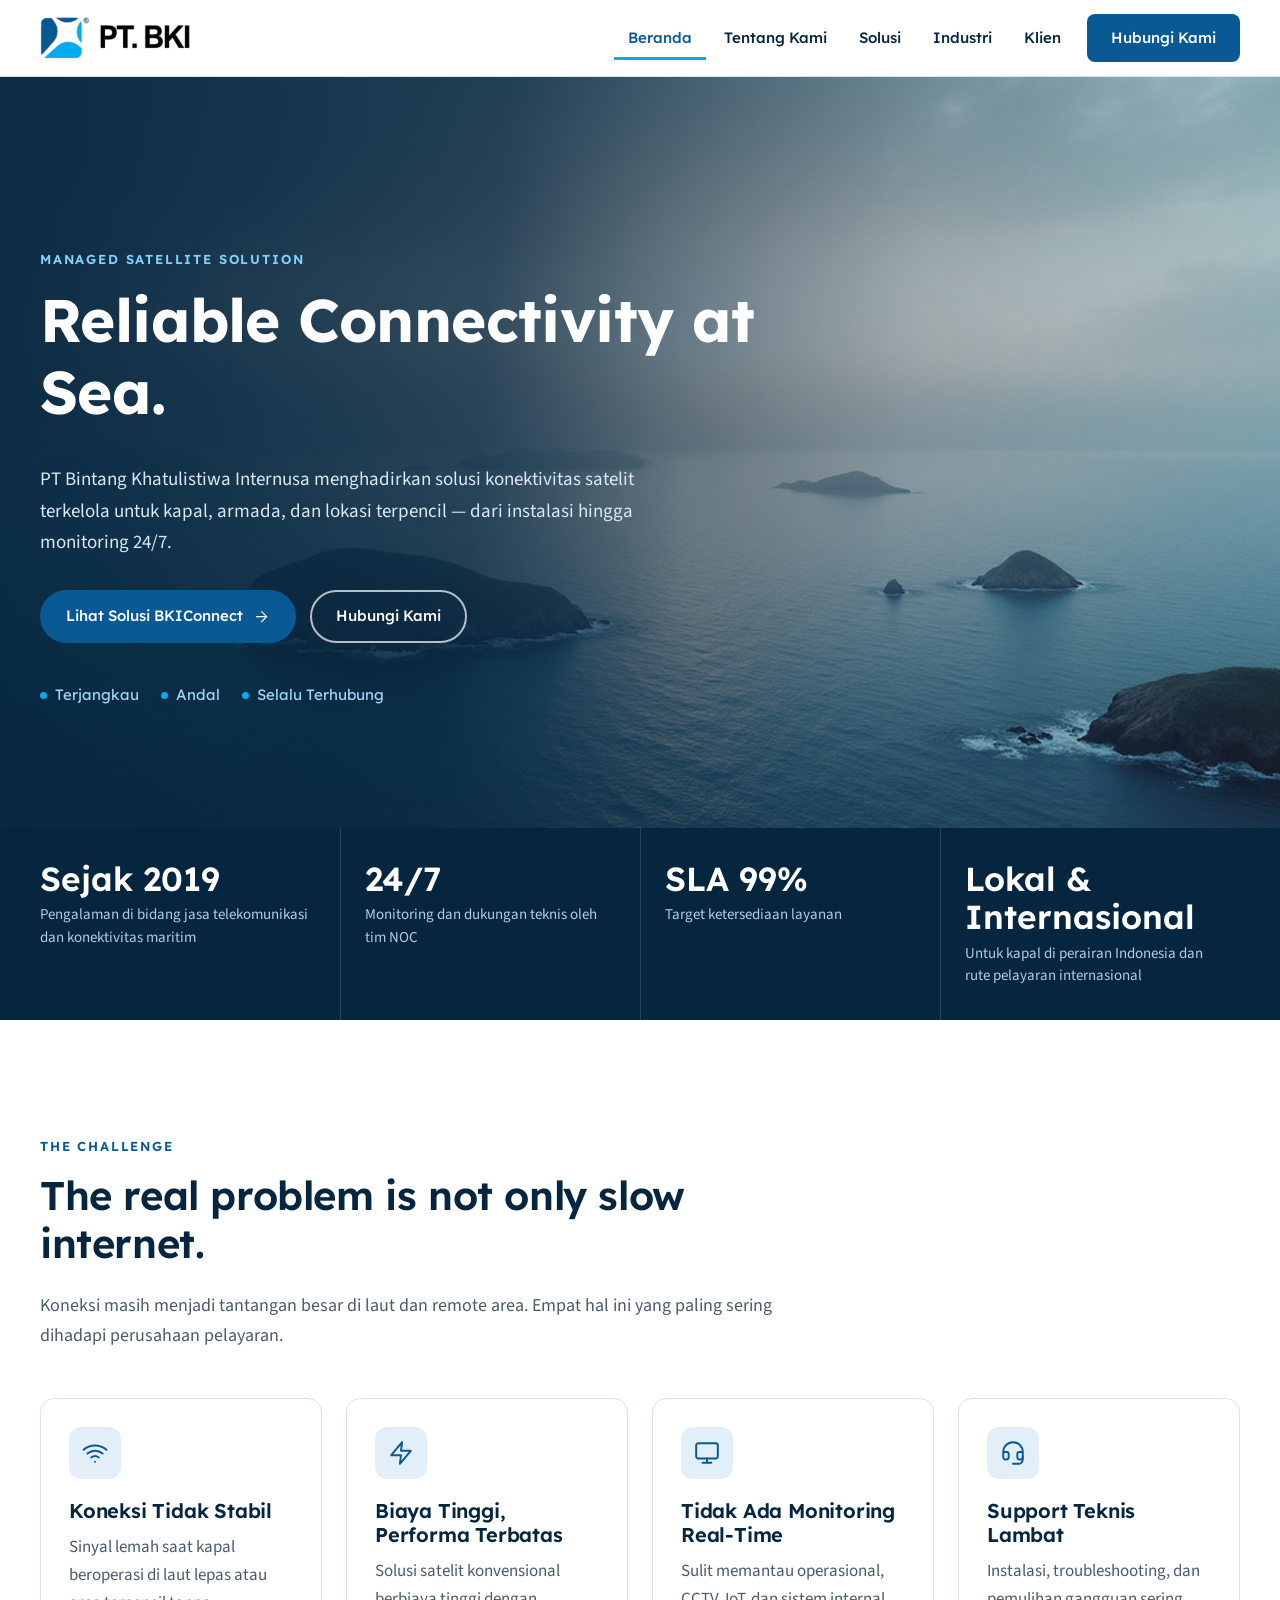
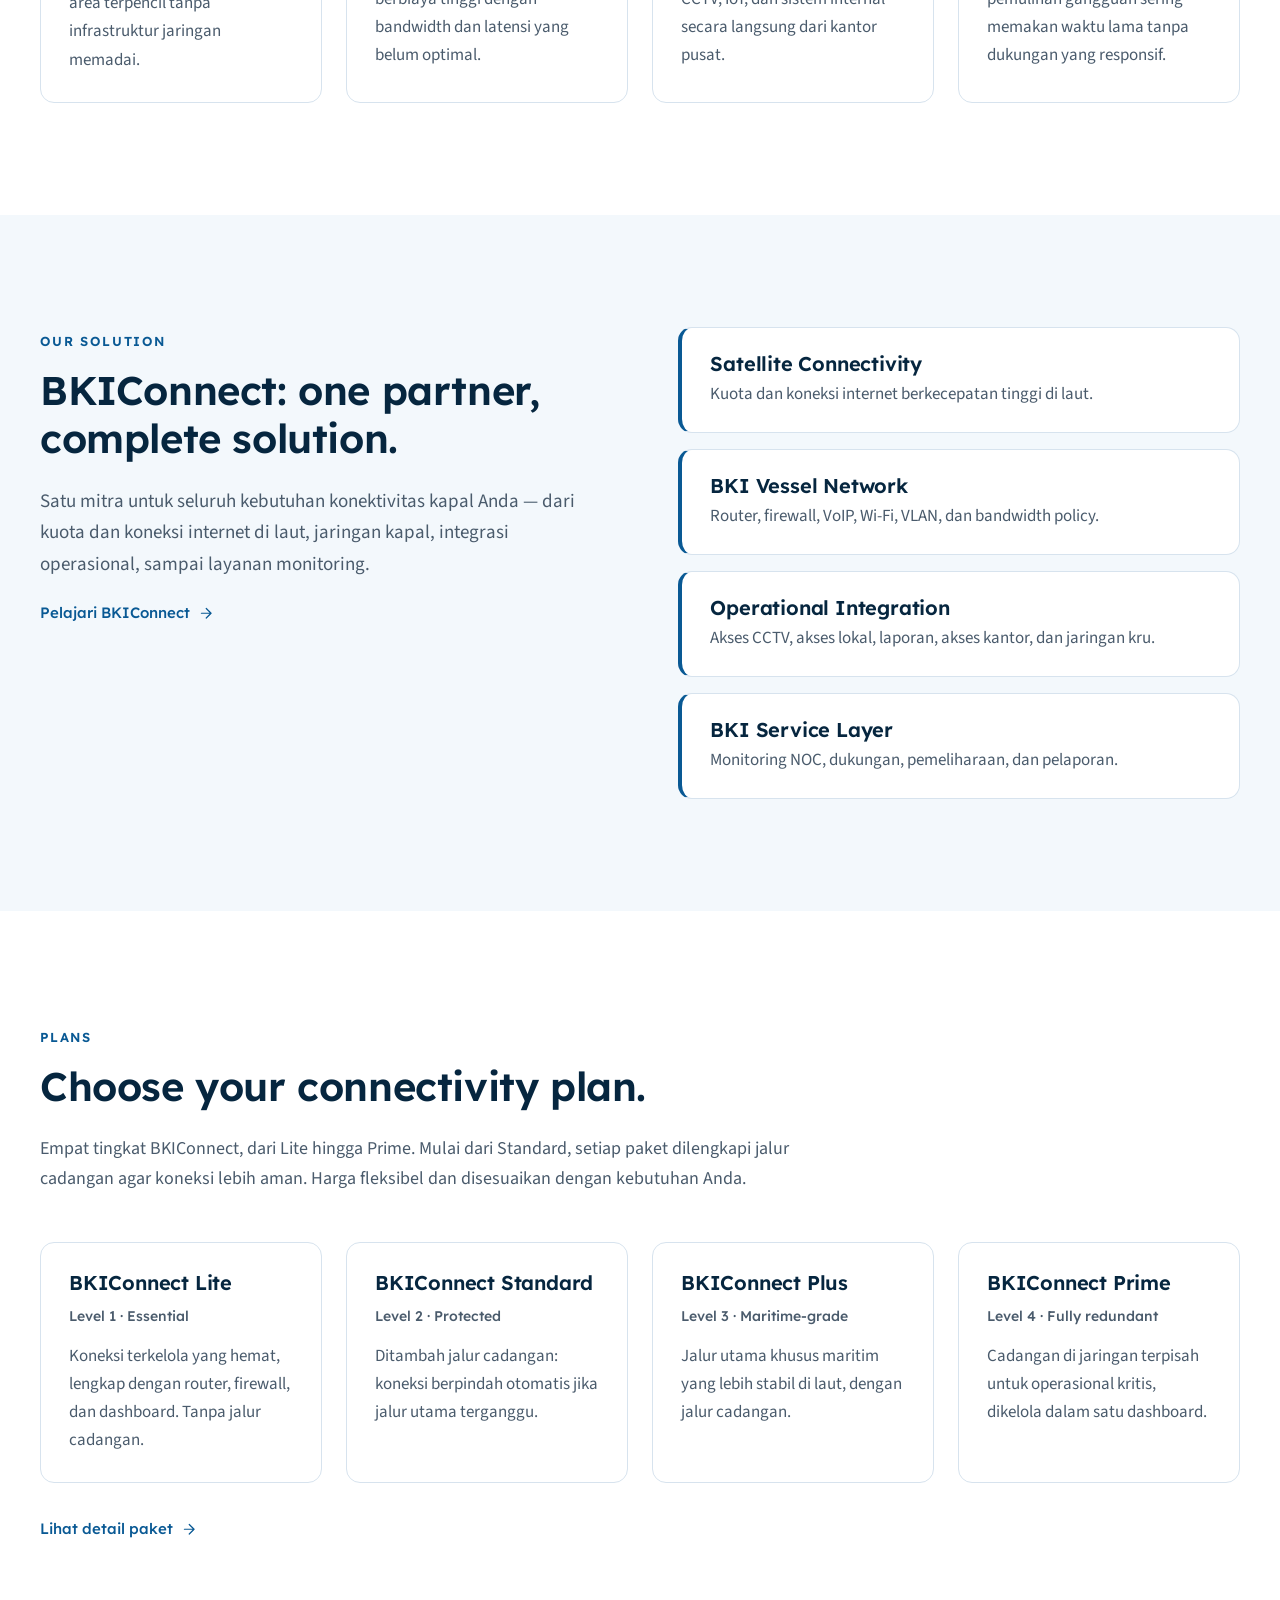
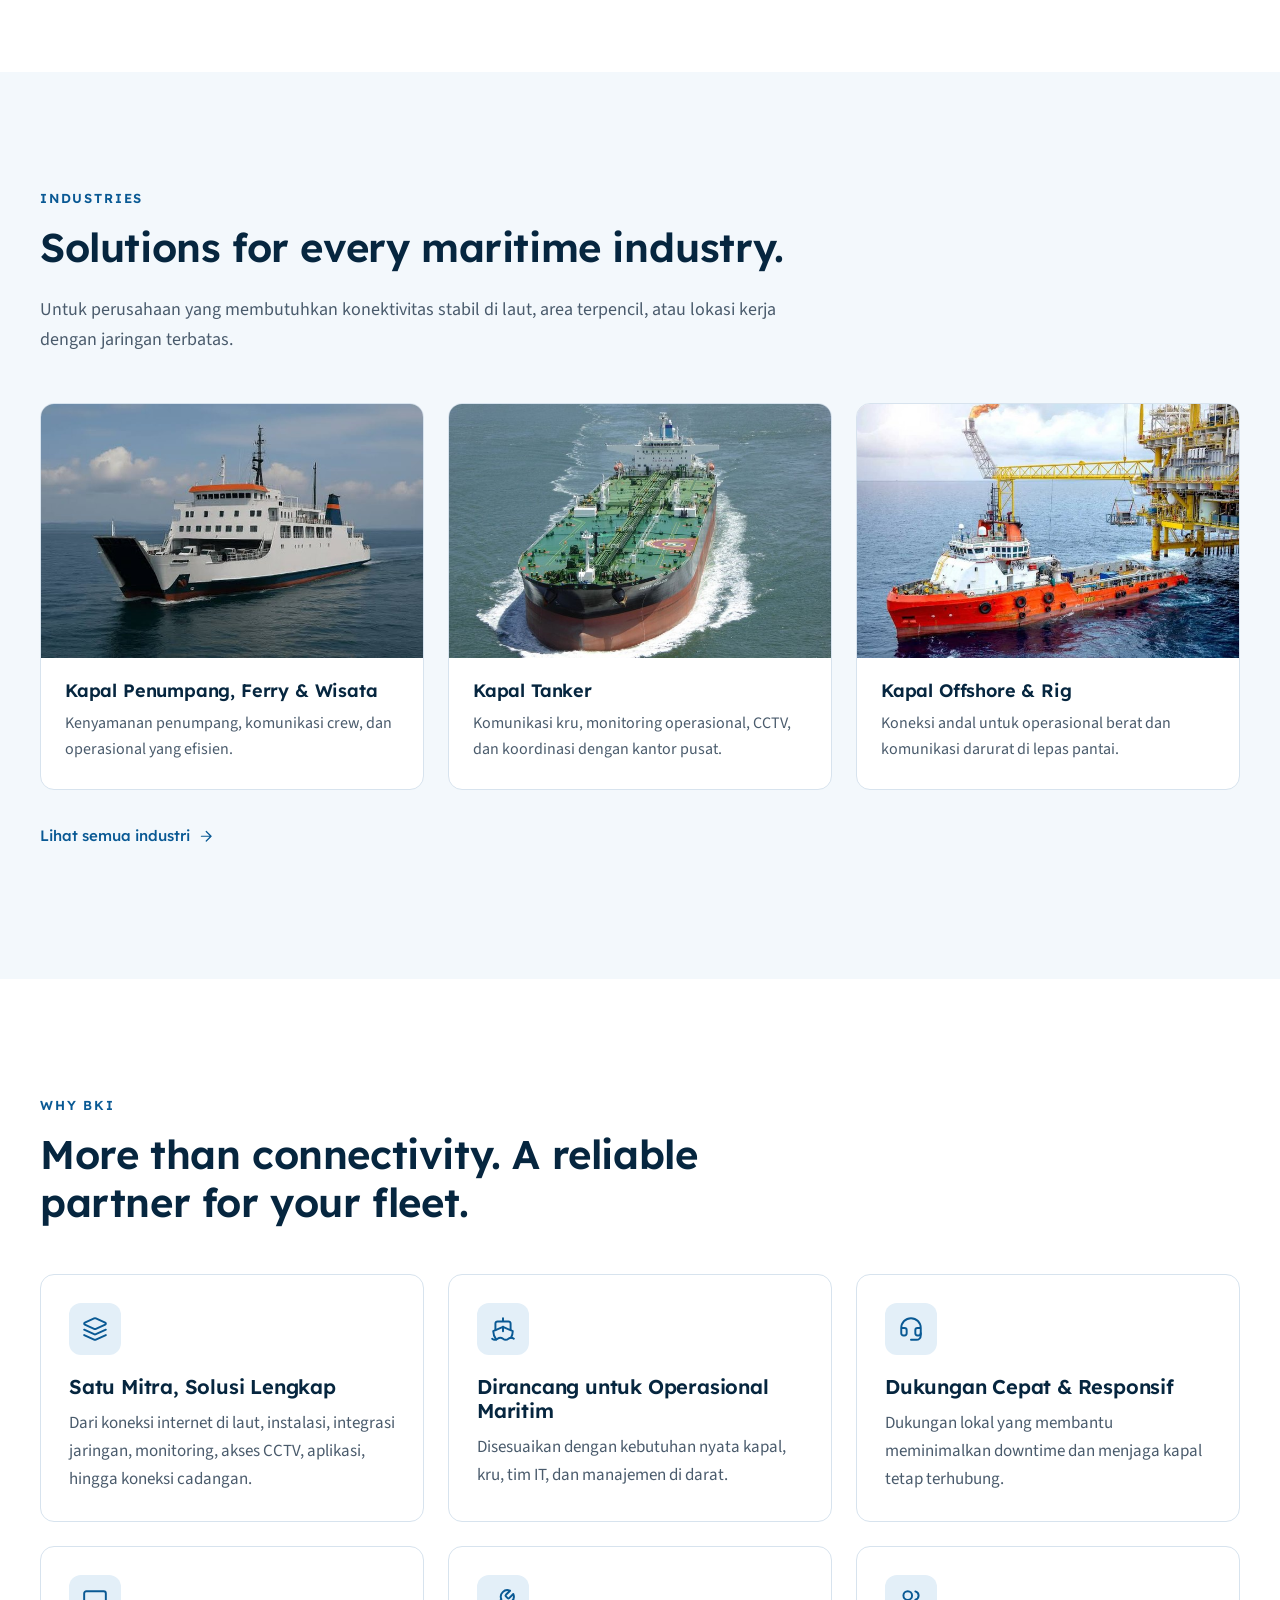
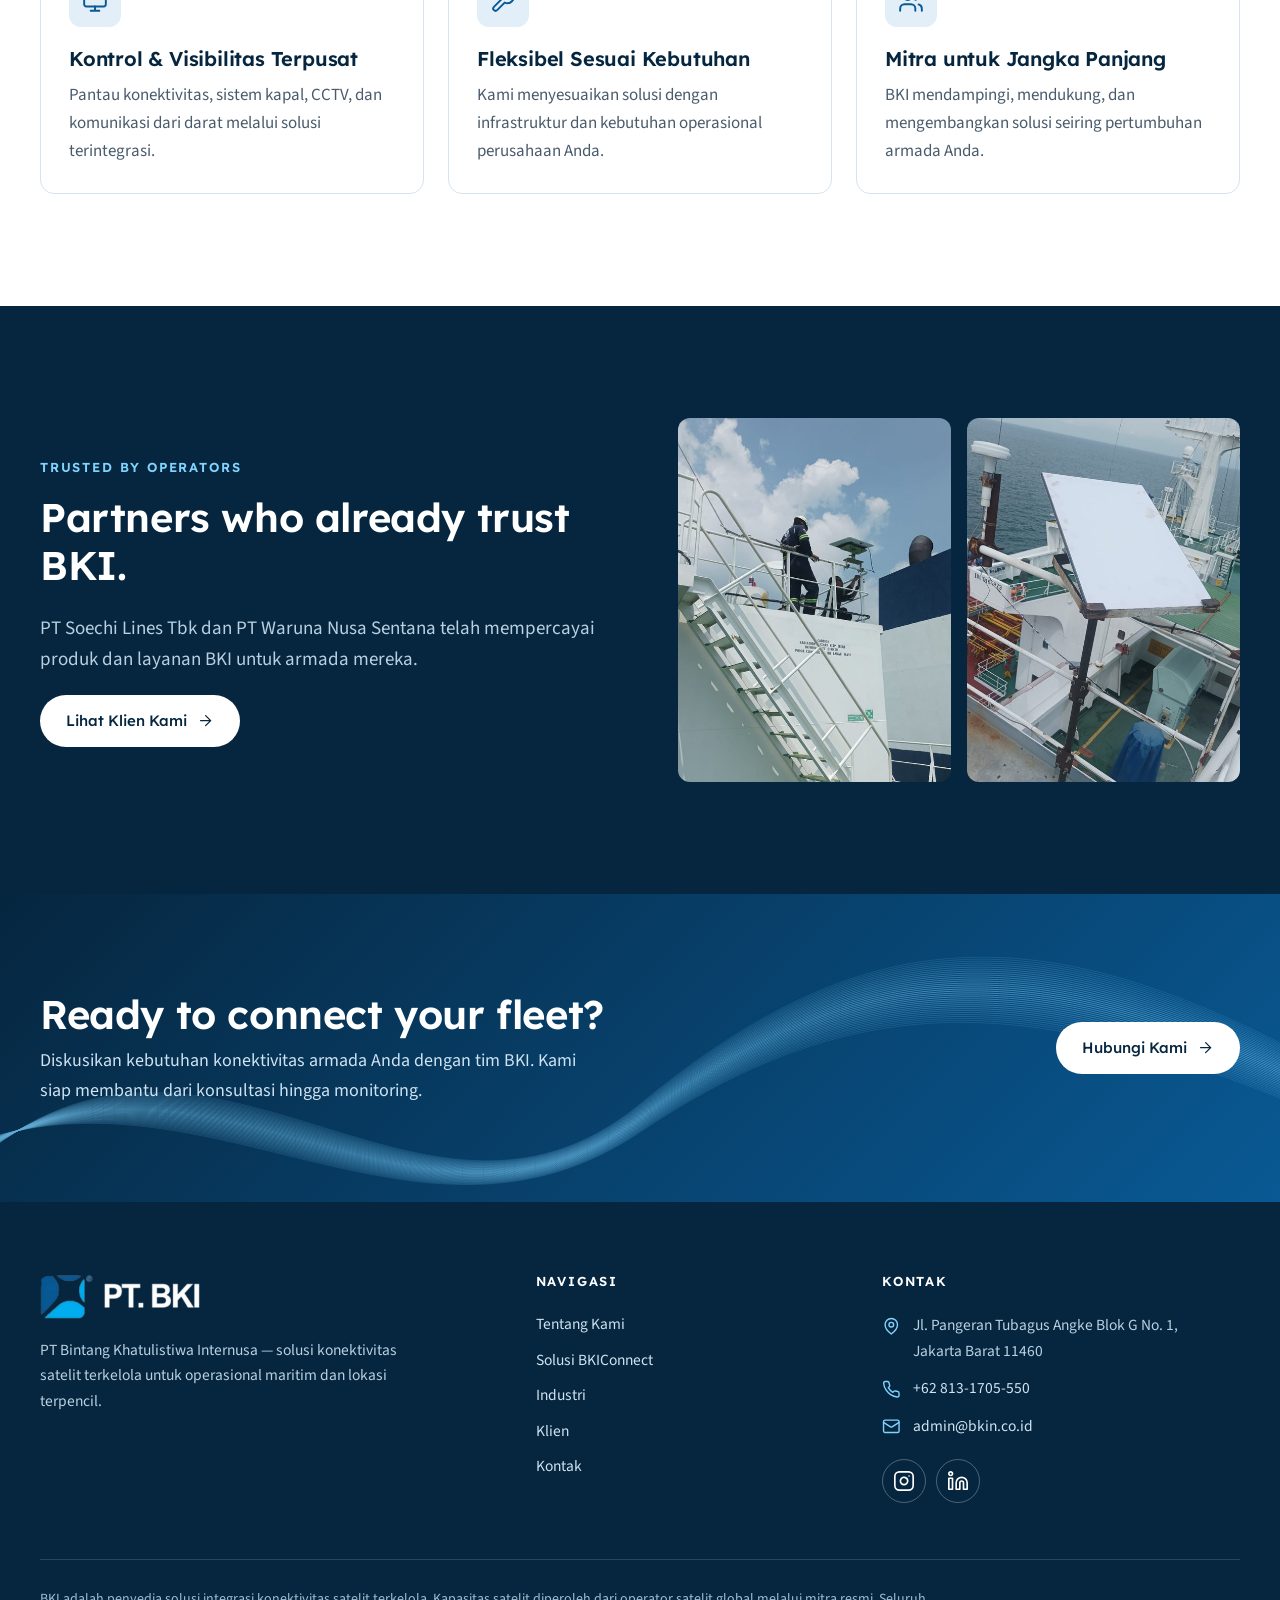
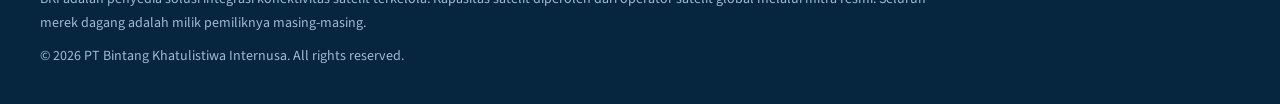
<file: index.html>
<!DOCTYPE html>
<html lang="id">
<head>
<meta charset="utf-8">
<meta name="viewport" content="width=device-width, initial-scale=1">
<title>PT Bintang Khatulistiwa Internusa (BKI) — Solusi Konektivitas Satelit Maritim</title>
<meta name="description" content="PT BKI menghadirkan solusi konektivitas satelit terkelola (BKIConnect) untuk kapal, armada, dan lokasi terpencil — instalasi, integrasi, dan monitoring 24/7.">
<link rel="icon" type="image/png" href="assets/img/favicon.png">
<link rel="preconnect" href="https://fonts.googleapis.com">
<link rel="preconnect" href="https://fonts.gstatic.com" crossorigin>
<link href="https://fonts.googleapis.com/css2?family=Lexend:wght@400;500;600;700&family=Source+Sans+3:wght@400;500;600;700&display=swap" rel="stylesheet">
<link rel="stylesheet" href="assets/css/style.css">
</head>
<body>
<svg xmlns="http://www.w3.org/2000/svg" style="display:none" aria-hidden="true"><symbol id="i-arrow" viewBox="0 0 24 24"><path d="M5 12h14M12 5l7 7-7 7"/></symbol><symbol id="i-check" viewBox="0 0 24 24"><path d="M20 6 9 17l-5-5"/></symbol><symbol id="i-phone" viewBox="0 0 24 24"><path d="M22 16.92v3a2 2 0 0 1-2.18 2 19.79 19.79 0 0 1-8.63-3.07 19.5 19.5 0 0 1-6-6 19.79 19.79 0 0 1-3.07-8.67A2 2 0 0 1 4.11 2h3a2 2 0 0 1 2 1.72c.13.96.36 1.9.7 2.81a2 2 0 0 1-.45 2.11L8.09 9.91a16 16 0 0 0 6 6l1.27-1.27a2 2 0 0 1 2.11-.45c.91.34 1.85.57 2.81.7A2 2 0 0 1 22 16.92z"/></symbol><symbol id="i-mail" viewBox="0 0 24 24"><rect x="2" y="4" width="20" height="16" rx="2"/><path d="m22 7-8.97 5.7a1.94 1.94 0 0 1-2.06 0L2 7"/></symbol><symbol id="i-pin" viewBox="0 0 24 24"><path d="M20 10c0 6-8 12-8 12s-8-6-8-12a8 8 0 0 1 16 0Z"/><circle cx="12" cy="10" r="3"/></symbol><symbol id="i-shield" viewBox="0 0 24 24"><path d="M20 13c0 5-3.5 7.5-7.66 8.95a1 1 0 0 1-.67-.01C7.5 20.5 4 18 4 13V6a1 1 0 0 1 1-1c2 0 4.5-1.2 6.24-2.72a1.17 1.17 0 0 1 1.52 0C14.51 3.81 17 5 19 5a1 1 0 0 1 1 1z"/><path d="m9 12 2 2 4-4"/></symbol><symbol id="i-wifi" viewBox="0 0 24 24"><path d="M5 12.55a11 11 0 0 1 14.08 0M1.42 9a16 16 0 0 1 21.16 0M8.53 16.11a6 6 0 0 1 6.95 0M12 20h.01"/></symbol><symbol id="i-activity" viewBox="0 0 24 24"><path d="M22 12h-4l-3 9L9 3l-3 9H2"/></symbol><symbol id="i-headset" viewBox="0 0 24 24"><path d="M3 11h3a2 2 0 0 1 2 2v3a2 2 0 0 1-2 2H5a2 2 0 0 1-2-2v-5Zm0 0a9 9 0 1 1 18 0m0 0v5a2 2 0 0 1-2 2h-1a2 2 0 0 1-2-2v-3a2 2 0 0 1 2-2h3Z"/><path d="M21 16v2a4 4 0 0 1-4 4h-5"/></symbol><symbol id="i-ship" viewBox="0 0 24 24"><path d="M2 21c.6.5 1.2 1 2.5 1 2.5 0 2.5-2 5-2 1.3 0 1.9.5 2.5 1 .6.5 1.2 1 2.5 1 2.5 0 2.5-2 5-2 1.3 0 1.9.5 2.5 1"/><path d="M19.38 20A11.6 11.6 0 0 0 21 14l-9-4-9 4c0 2.9.94 5.34 2.81 7.76"/><path d="M19 13V7a2 2 0 0 0-2-2H7a2 2 0 0 0-2 2v6M12 10v4M12 2v3"/></symbol><symbol id="i-monitor" viewBox="0 0 24 24"><rect x="2" y="3" width="20" height="14" rx="2"/><path d="M8 21h8M12 17v4"/></symbol><symbol id="i-globe" viewBox="0 0 24 24"><circle cx="12" cy="12" r="10"/><path d="M2 12h20M12 2a15.3 15.3 0 0 1 4 10 15.3 15.3 0 0 1-4 10 15.3 15.3 0 0 1-4-10 15.3 15.3 0 0 1 4-10z"/></symbol><symbol id="i-clock" viewBox="0 0 24 24"><circle cx="12" cy="12" r="10"/><path d="M12 6v6l4 2"/></symbol><symbol id="i-users" viewBox="0 0 24 24"><path d="M16 21v-2a4 4 0 0 0-4-4H6a4 4 0 0 0-4 4v2"/><circle cx="9" cy="7" r="4"/><path d="M22 21v-2a4 4 0 0 0-3-3.87M16 3.13a4 4 0 0 1 0 7.75"/></symbol><symbol id="i-wrench" viewBox="0 0 24 24"><path d="M14.7 6.3a1 1 0 0 0 0 1.4l1.6 1.6a1 1 0 0 0 1.4 0l3.77-3.77a6 6 0 0 1-7.94 7.94l-6.91 6.91a2.12 2.12 0 0 1-3-3l6.91-6.91a6 6 0 0 1 7.94-7.94l-3.76 3.76z"/></symbol><symbol id="i-video" viewBox="0 0 24 24"><path d="m22 8-6 4 6 4V8Z"/><rect x="2" y="6" width="14" height="12" rx="2"/></symbol><symbol id="i-dish" viewBox="0 0 24 24"><path d="M4 10a7.31 7.31 0 0 0 10 10Z"/><path d="m9 15 3-3M17 13a6 6 0 0 0-6-6M21 13A10 10 0 0 0 11 3"/></symbol><symbol id="i-router" viewBox="0 0 24 24"><rect x="2" y="14" width="20" height="8" rx="2"/><path d="M6.01 18H6M10.01 18H10M15 10v4M17.84 7.17a4 4 0 0 0-5.66 0M20.66 4.34a8 8 0 0 0-11.31 0"/></symbol><symbol id="i-layers" viewBox="0 0 24 24"><path d="m12.83 2.18a2 2 0 0 0-1.66 0L2.6 6.08a1 1 0 0 0 0 1.83l8.58 3.91a2 2 0 0 0 1.66 0l8.58-3.9a1 1 0 0 0 0-1.83Z"/><path d="m22 17.65-9.17 4.16a2 2 0 0 1-1.66 0L2 17.65M22 12.65l-9.17 4.16a2 2 0 0 1-1.66 0L2 12.65"/></symbol><symbol id="i-instagram" viewBox="0 0 24 24"><rect width="20" height="20" x="2" y="2" rx="5" ry="5"/><path d="M16 11.37A4 4 0 1 1 12.63 8 4 4 0 0 1 16 11.37z"/><line x1="17.5" x2="17.51" y1="6.5" y2="6.5"/></symbol><symbol id="i-linkedin" viewBox="0 0 24 24"><path d="M16 8a6 6 0 0 1 6 6v7h-4v-7a2 2 0 0 0-2-2 2 2 0 0 0-2 2v7h-4v-7a6 6 0 0 1 6-6z"/><rect width="4" height="12" x="2" y="9"/><circle cx="4" cy="4" r="2"/></symbol><symbol id="i-menu" viewBox="0 0 24 24"><path d="M4 6h16M4 12h16M4 18h16"/></symbol><symbol id="i-close" viewBox="0 0 24 24"><path d="M18 6 6 18M6 6l12 12"/></symbol><symbol id="i-briefcase" viewBox="0 0 24 24"><rect x="2" y="7" width="20" height="14" rx="2"/><path d="M16 21V5a2 2 0 0 0-2-2h-4a2 2 0 0 0-2 2v16"/></symbol><symbol id="i-zap" viewBox="0 0 24 24"><path d="M13 2 3 14h9l-1 8 10-12h-9l1-8z"/></symbol><symbol id="i-info" viewBox="0 0 24 24"><circle cx="12" cy="12" r="10"/><path d="M12 16v-4M12 8h.01"/></symbol><symbol id="i-alert" viewBox="0 0 24 24"><path d="M12 9v4M12 17h.01"/><circle cx="12" cy="12" r="10"/></symbol><symbol id="i-radar" viewBox="0 0 24 24"><path d="M19.07 4.93A10 10 0 0 0 6.99 3.34M4 6h.01M2.29 9.62A10 10 0 1 0 21.31 8.35M16.24 7.76A6 6 0 1 0 8.23 16.67M12 18h.01M17.99 11.66A6 6 0 0 1 15.77 16.67"/><circle cx="12" cy="12" r="2"/><path d="m13.41 10.59 5.66-5.66"/></symbol></svg>
<a class="skip-link" href="#main">Lewati ke konten utama</a>
<header class="site-header">
  <div class="container header-inner">
    <a class="brand" href="index.html" aria-label="PT BKI — Beranda"><img src="assets/img/logo-dark.png" alt="PT BKI" width="150" height="43"></a>
    <button class="nav-toggle" type="button" aria-expanded="false" aria-controls="site-nav" aria-label="Buka menu">
      <svg class="icon icon-open" aria-hidden="true"><use href="#i-menu"/></svg>
      <svg class="icon icon-close" aria-hidden="true"><use href="#i-close"/></svg>
    </button>
    <nav class="main-nav" id="site-nav" aria-label="Navigasi utama">
      <ul class="nav-list"><li><a href="index.html" aria-current="page">Beranda</a></li><li><a href="tentang.html">Tentang Kami</a></li><li><a href="solusi.html">Solusi</a></li><li><a href="industri.html">Industri</a></li><li><a href="klien.html">Klien</a></li><li class="nav-cta"><a class="btn btn--primary" href="kontak.html">Hubungi Kami</a></li></ul>
    </nav>
  </div>
</header>
<main id="main">
<section class="hero">
  <img class="hero__bg" src="assets/img/hero-islands.jpg" alt="" fetchpriority="high">
  <div class="container">
    <div class="hero__inner">
      <span class="eyebrow" lang="en">Managed Satellite Solution</span>
      <h1 lang="en">Reliable Connectivity at Sea.</h1>
      <p>PT Bintang Khatulistiwa Internusa menghadirkan solusi konektivitas satelit terkelola untuk kapal, armada, dan lokasi terpencil — dari instalasi hingga monitoring 24/7.</p>
      <div class="hero__actions">
        <a class="btn btn--primary" href="solusi.html">Lihat Solusi BKIConnect <svg class="icon" aria-hidden="true" focusable="false"><use href="#i-arrow"/></svg></a>
        <a class="btn btn--ghost" href="kontak.html">Hubungi Kami</a>
      </div>
      <div class="hero__tagline"><span>Terjangkau</span><span>Andal</span><span>Selalu Terhubung</span></div>
    </div>
  </div>
</section>

<section class="stats" aria-label="BKI dalam angka">
  <div class="container stats__grid">
    <div class="stat"><strong>Sejak 2019</strong><span>Pengalaman di bidang jasa telekomunikasi dan konektivitas maritim</span></div>
    <div class="stat"><strong>24/7</strong><span>Monitoring dan dukungan teknis oleh tim NOC</span></div>
    <div class="stat"><strong>SLA 99%</strong><span>Target ketersediaan layanan</span></div>
    <div class="stat"><strong>Lokal &amp; Internasional</strong><span>Untuk kapal di perairan Indonesia dan rute pelayaran internasional</span></div>
  </div>
</section>

<section class="section">
  <div class="container">
    <div class="section-head">
      <span class="eyebrow" lang="en">The Challenge</span>
      <h2 lang="en">The real problem is not only slow internet.</h2>
      <p>Koneksi masih menjadi tantangan besar di laut dan remote area. Empat hal ini yang paling sering dihadapi perusahaan pelayaran.</p>
    </div>
    <div class="grid grid--4">
      <article class="card">
        <div class="icon-badge"><svg class="icon" aria-hidden="true" focusable="false"><use href="#i-wifi"/></svg></div>
        <h3>Koneksi Tidak Stabil</h3>
        <p>Sinyal lemah saat kapal beroperasi di laut lepas atau area terpencil tanpa infrastruktur jaringan memadai.</p>
      </article>
      <article class="card">
        <div class="icon-badge"><svg class="icon" aria-hidden="true" focusable="false"><use href="#i-zap"/></svg></div>
        <h3>Biaya Tinggi, Performa Terbatas</h3>
        <p>Solusi satelit konvensional berbiaya tinggi dengan bandwidth dan latensi yang belum optimal.</p>
      </article>
      <article class="card">
        <div class="icon-badge"><svg class="icon" aria-hidden="true" focusable="false"><use href="#i-monitor"/></svg></div>
        <h3>Tidak Ada Monitoring Real-Time</h3>
        <p>Sulit memantau operasional, CCTV, IoT, dan sistem internal secara langsung dari kantor pusat.</p>
      </article>
      <article class="card">
        <div class="icon-badge"><svg class="icon" aria-hidden="true" focusable="false"><use href="#i-headset"/></svg></div>
        <h3>Support Teknis Lambat</h3>
        <p>Instalasi, troubleshooting, dan pemulihan gangguan sering memakan waktu lama tanpa dukungan yang responsif.</p>
      </article>
    </div>
  </div>
</section>

<section class="section section--alt">
  <div class="container split split--top">
    <div>
      <span class="eyebrow" lang="en">Our Solution</span>
      <h2 lang="en">BKIConnect: one partner, complete solution.</h2>
      <p class="lead">Satu mitra untuk seluruh kebutuhan konektivitas kapal Anda — dari kuota dan koneksi internet di laut, jaringan kapal, integrasi operasional, sampai layanan monitoring.</p>
      <a class="link-arrow" href="solusi.html">Pelajari BKIConnect <svg class="icon" aria-hidden="true" focusable="false"><use href="#i-arrow"/></svg></a>
    </div>
    <ol class="layers">
      <li class="layer"><div><h3>Satellite Connectivity</h3><p>Kuota dan koneksi internet berkecepatan tinggi di laut.</p></div></li>
      <li class="layer"><div><h3>BKI Vessel Network</h3><p>Router, firewall, VoIP, Wi-Fi, VLAN, dan bandwidth policy.</p></div></li>
      <li class="layer"><div><h3>Operational Integration</h3><p>Akses CCTV, akses lokal, laporan, akses kantor, dan jaringan kru.</p></div></li>
      <li class="layer"><div><h3>BKI Service Layer</h3><p>Monitoring NOC, dukungan, pemeliharaan, dan pelaporan.</p></div></li>
    </ol>
  </div>
</section>

<section class="section">
  <div class="container">
    <div class="section-head">
      <span class="eyebrow" lang="en">Plans</span>
      <h2 lang="en">Choose your connectivity plan.</h2>
      <p>Empat tingkat BKIConnect, dari Lite hingga Prime. Mulai dari Standard, setiap paket dilengkapi jalur cadangan agar koneksi lebih aman. Harga fleksibel dan disesuaikan dengan kebutuhan Anda.</p>
    </div>
    <div class="grid grid--4">
      <article class="card">
        <h3>BKIConnect Lite</h3>
        <p class="plan__config">Level 1 · Essential</p>
        <p>Koneksi terkelola yang hemat, lengkap dengan router, firewall, dan dashboard. Tanpa jalur cadangan.</p>
      </article>
      <article class="card">
        <h3>BKIConnect Standard</h3>
        <p class="plan__config">Level 2 · Protected</p>
        <p>Ditambah jalur cadangan: koneksi berpindah otomatis jika jalur utama terganggu.</p>
      </article>
      <article class="card">
        <h3>BKIConnect Plus</h3>
        <p class="plan__config">Level 3 · Maritime-grade</p>
        <p>Jalur utama khusus maritim yang lebih stabil di laut, dengan jalur cadangan.</p>
      </article>
      <article class="card">
        <h3>BKIConnect Prime</h3>
        <p class="plan__config">Level 4 · Fully redundant</p>
        <p>Cadangan di jaringan terpisah untuk operasional kritis, dikelola dalam satu dashboard.</p>
      </article>
    </div>
    <p class="section-more"><a class="link-arrow" href="solusi.html#paket">Lihat detail paket <svg class="icon" aria-hidden="true" focusable="false"><use href="#i-arrow"/></svg></a></p>
  </div>
</section>

<section class="section section--alt">
  <div class="container">
    <div class="section-head">
      <span class="eyebrow" lang="en">Industries</span>
      <h2 lang="en">Solutions for every maritime industry.</h2>
      <p>Untuk perusahaan yang membutuhkan konektivitas stabil di laut, area terpencil, atau lokasi kerja dengan jaringan terbatas.</p>
    </div>
    <div class="grid grid--3">
      <article class="photo-card"><img src="assets/img/ferry.jpg" alt="Kapal ferry penumpang" loading="lazy"><div><h3>Kapal Penumpang, Ferry &amp; Wisata</h3><p>Kenyamanan penumpang, komunikasi crew, dan operasional yang efisien.</p></div></article>
      <article class="photo-card"><img src="assets/img/tanker.jpg" alt="Kapal tanker" loading="lazy"><div><h3>Kapal Tanker</h3><p>Komunikasi kru, monitoring operasional, CCTV, dan koordinasi dengan kantor pusat.</p></div></article>
      <article class="photo-card"><img src="assets/img/offshore.jpg" alt="Kapal offshore di dekat rig" loading="lazy"><div><h3>Kapal Offshore &amp; Rig</h3><p>Koneksi andal untuk operasional berat dan komunikasi darurat di lepas pantai.</p></div></article>
    </div>
    <p class="section-more"><a class="link-arrow" href="industri.html">Lihat semua industri <svg class="icon" aria-hidden="true" focusable="false"><use href="#i-arrow"/></svg></a></p>
  </div>
</section>

<section class="section">
  <div class="container">
    <div class="section-head">
      <span class="eyebrow" lang="en">Why BKI</span>
      <h2 lang="en">More than connectivity. A reliable partner for your fleet.</h2>
    </div>
    <div class="grid grid--3">
      <article class="card"><div class="icon-badge"><svg class="icon" aria-hidden="true" focusable="false"><use href="#i-layers"/></svg></div><h3>Satu Mitra, Solusi Lengkap</h3><p>Dari koneksi internet di laut, instalasi, integrasi jaringan, monitoring, akses CCTV, aplikasi, hingga koneksi cadangan.</p></article>
      <article class="card"><div class="icon-badge"><svg class="icon" aria-hidden="true" focusable="false"><use href="#i-ship"/></svg></div><h3>Dirancang untuk Operasional Maritim</h3><p>Disesuaikan dengan kebutuhan nyata kapal, kru, tim IT, dan manajemen di darat.</p></article>
      <article class="card"><div class="icon-badge"><svg class="icon" aria-hidden="true" focusable="false"><use href="#i-headset"/></svg></div><h3>Dukungan Cepat &amp; Responsif</h3><p>Dukungan lokal yang membantu meminimalkan downtime dan menjaga kapal tetap terhubung.</p></article>
      <article class="card"><div class="icon-badge"><svg class="icon" aria-hidden="true" focusable="false"><use href="#i-monitor"/></svg></div><h3>Kontrol &amp; Visibilitas Terpusat</h3><p>Pantau konektivitas, sistem kapal, CCTV, dan komunikasi dari darat melalui solusi terintegrasi.</p></article>
      <article class="card"><div class="icon-badge"><svg class="icon" aria-hidden="true" focusable="false"><use href="#i-wrench"/></svg></div><h3>Fleksibel Sesuai Kebutuhan</h3><p>Kami menyesuaikan solusi dengan infrastruktur dan kebutuhan operasional perusahaan Anda.</p></article>
      <article class="card"><div class="icon-badge"><svg class="icon" aria-hidden="true" focusable="false"><use href="#i-users"/></svg></div><h3>Mitra untuk Jangka Panjang</h3><p>BKI mendampingi, mendukung, dan mengembangkan solusi seiring pertumbuhan armada Anda.</p></article>
    </div>
  </div>
</section>

<section class="section section--dark">
  <div class="container split">
    <div>
      <span class="eyebrow" lang="en">Trusted by Operators</span>
      <h2 lang="en">Partners who already trust BKI.</h2>
      <p class="lead">PT Soechi Lines Tbk dan PT Waruna Nusa Sentana telah mempercayai produk dan layanan BKI untuk armada mereka.</p>
      <a class="btn btn--light" href="klien.html">Lihat Klien Kami <svg class="icon" aria-hidden="true" focusable="false"><use href="#i-arrow"/></svg></a>
    </div>
    <div class="client__photos">
      <img src="assets/img/soechi-1.jpg" alt="Instalasi perangkat BKI di kapal PT Soechi Lines" loading="lazy">
      <img src="assets/img/waruna-2.jpg" alt="Antena terpasang di kapal PT Waruna Nusa Sentana" loading="lazy">
    </div>
  </div>
</section>

<section class="cta">
  <div class="container cta__inner">
    <div>
      <h2 lang="en">Ready to connect your fleet?</h2>
      <p>Diskusikan kebutuhan konektivitas armada Anda dengan tim BKI. Kami siap membantu dari konsultasi hingga monitoring.</p>
    </div>
    <a class="btn btn--light" href="kontak.html">Hubungi Kami <svg class="icon" aria-hidden="true" focusable="false"><use href="#i-arrow"/></svg></a>
  </div>
</section>
</main>
<footer class="site-footer">
  <div class="container">
    <div class="footer-grid">
      <div class="footer-brand">
        <img src="assets/img/logo-light.png" alt="PT BKI" width="160" height="46">
        <p>PT Bintang Khatulistiwa Internusa — solusi konektivitas satelit terkelola untuk operasional maritim dan lokasi terpencil.</p>
      </div>
      <div>
        <h2>Navigasi</h2>
        <ul class="footer-links">
          <li><a href="tentang.html">Tentang Kami</a></li>
          <li><a href="solusi.html">Solusi BKIConnect</a></li>
          <li><a href="industri.html">Industri</a></li>
          <li><a href="klien.html">Klien</a></li>
          <li><a href="kontak.html">Kontak</a></li>
        </ul>
      </div>
      <div>
        <h2>Kontak</h2>
        <ul class="footer-contact">
          <li><svg class="icon" aria-hidden="true" focusable="false"><use href="#i-pin"/></svg><span>Jl. Pangeran Tubagus Angke Blok G No. 1,<br>Jakarta Barat 11460</span></li>
          <li><svg class="icon" aria-hidden="true" focusable="false"><use href="#i-phone"/></svg><a href="tel:+628131705550">+62 813-1705-550</a></li>
          <li><svg class="icon" aria-hidden="true" focusable="false"><use href="#i-mail"/></svg><a href="mailto:admin@bkin.co.id">admin@bkin.co.id</a></li>
        </ul>
        <ul class="social" aria-label="Media sosial BKI">
          <li><a href="https://www.instagram.com/bkin.co.id/" target="_blank" rel="noopener" aria-label="Instagram BKI"><svg class="icon" aria-hidden="true" focusable="false"><use href="#i-instagram"/></svg></a></li>
          <li><a href="https://www.linkedin.com/company/pt-bintang-khatulistiwa-internusa/" target="_blank" rel="noopener" aria-label="LinkedIn BKI"><svg class="icon" aria-hidden="true" focusable="false"><use href="#i-linkedin"/></svg></a></li>
        </ul>
      </div>
    </div>
    <div class="footer-legal">
      <p>BKI adalah penyedia solusi integrasi konektivitas satelit terkelola. Kapasitas satelit diperoleh dari operator satelit global melalui mitra resmi. Seluruh merek dagang adalah milik pemiliknya masing-masing.</p>
      <p>&copy; 2026 PT Bintang Khatulistiwa Internusa. All rights reserved.</p>
    </div>
  </div>
</footer>
<script src="assets/js/main.js"></script>
</body>
</html>
</file>
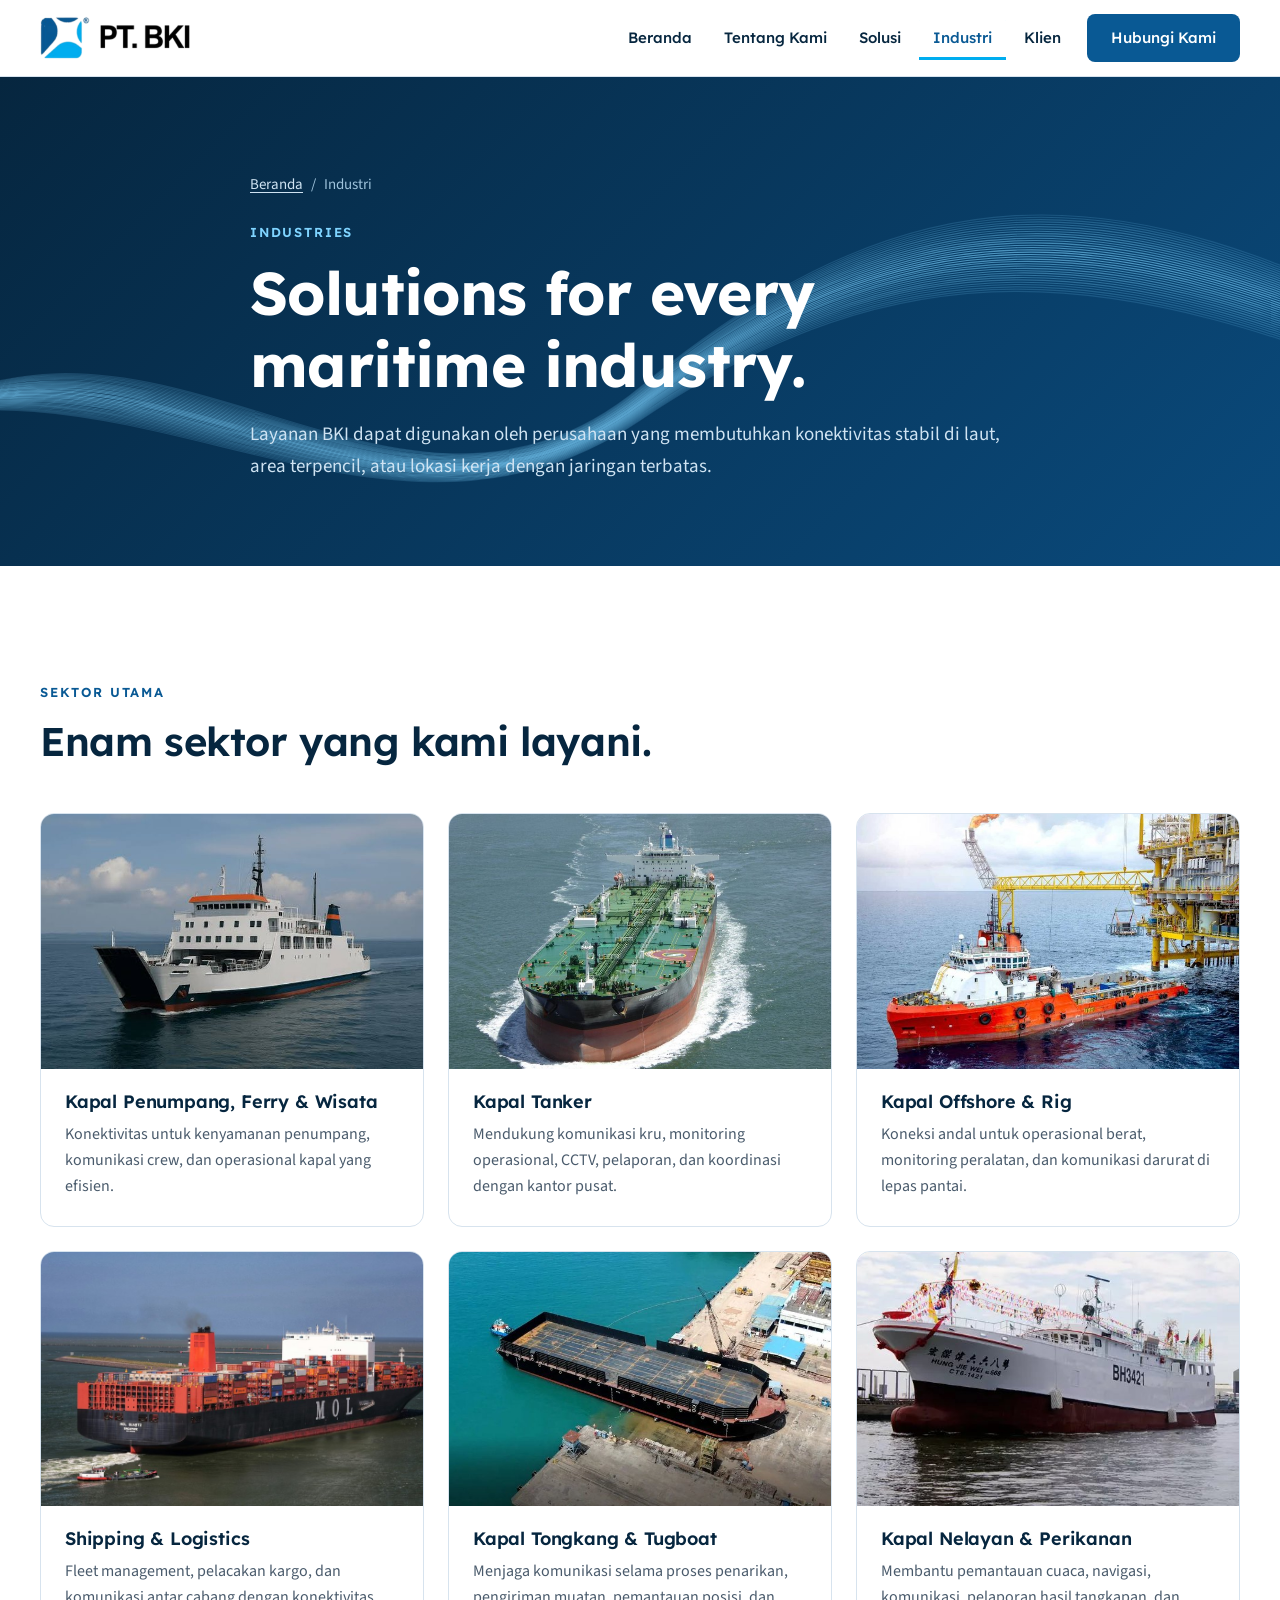
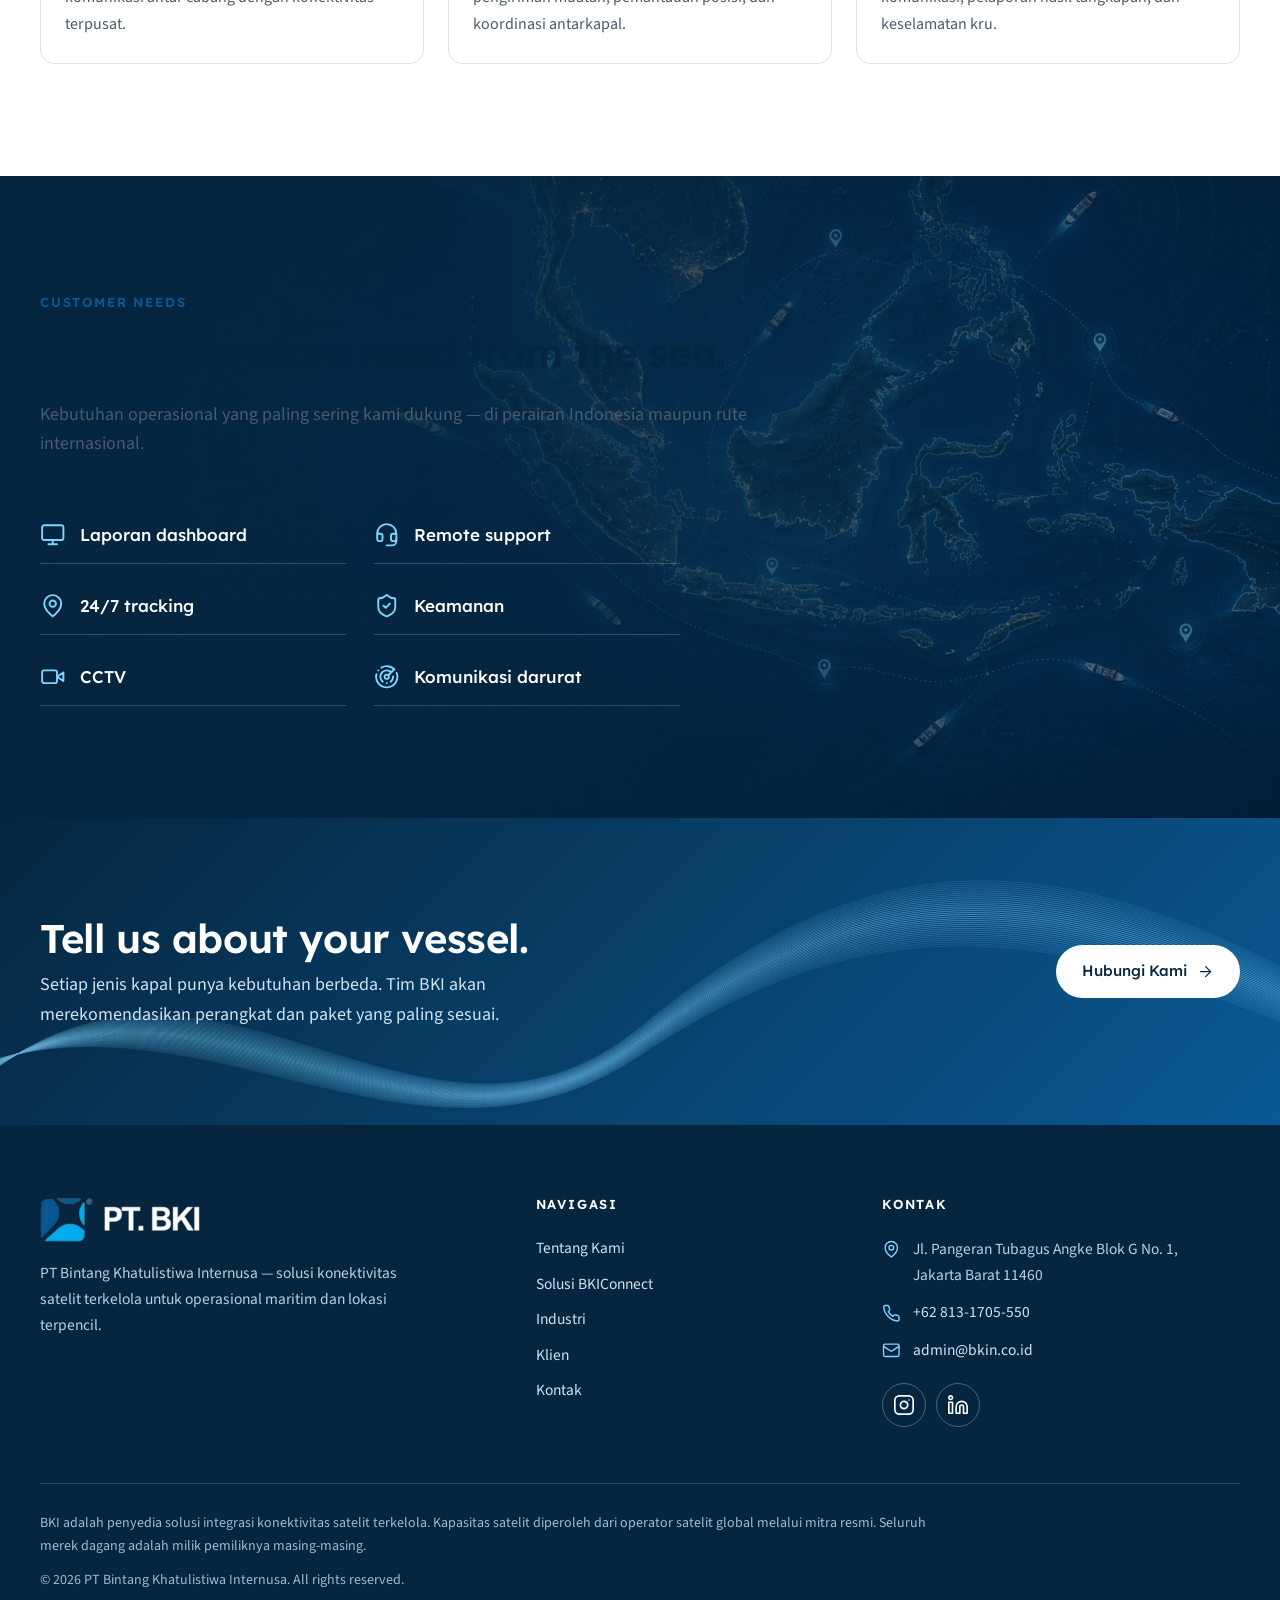
<file: industri.html>
<!DOCTYPE html>
<html lang="id">
<head>
<meta charset="utf-8">
<meta name="viewport" content="width=device-width, initial-scale=1">
<title>Industri yang Kami Layani — PT BKI</title>
<meta name="description" content="Solusi konektivitas satelit BKI untuk kapal penumpang, tanker, offshore, shipping dan logistik, tongkang dan tugboat, serta kapal nelayan.">
<link rel="icon" type="image/png" href="assets/img/favicon.png">
<link rel="preconnect" href="https://fonts.googleapis.com">
<link rel="preconnect" href="https://fonts.gstatic.com" crossorigin>
<link href="https://fonts.googleapis.com/css2?family=Lexend:wght@400;500;600;700&family=Source+Sans+3:wght@400;500;600;700&display=swap" rel="stylesheet">
<link rel="stylesheet" href="assets/css/style.css">
</head>
<body>
<svg xmlns="http://www.w3.org/2000/svg" style="display:none" aria-hidden="true"><symbol id="i-arrow" viewBox="0 0 24 24"><path d="M5 12h14M12 5l7 7-7 7"/></symbol><symbol id="i-check" viewBox="0 0 24 24"><path d="M20 6 9 17l-5-5"/></symbol><symbol id="i-phone" viewBox="0 0 24 24"><path d="M22 16.92v3a2 2 0 0 1-2.18 2 19.79 19.79 0 0 1-8.63-3.07 19.5 19.5 0 0 1-6-6 19.79 19.79 0 0 1-3.07-8.67A2 2 0 0 1 4.11 2h3a2 2 0 0 1 2 1.72c.13.96.36 1.9.7 2.81a2 2 0 0 1-.45 2.11L8.09 9.91a16 16 0 0 0 6 6l1.27-1.27a2 2 0 0 1 2.11-.45c.91.34 1.85.57 2.81.7A2 2 0 0 1 22 16.92z"/></symbol><symbol id="i-mail" viewBox="0 0 24 24"><rect x="2" y="4" width="20" height="16" rx="2"/><path d="m22 7-8.97 5.7a1.94 1.94 0 0 1-2.06 0L2 7"/></symbol><symbol id="i-pin" viewBox="0 0 24 24"><path d="M20 10c0 6-8 12-8 12s-8-6-8-12a8 8 0 0 1 16 0Z"/><circle cx="12" cy="10" r="3"/></symbol><symbol id="i-shield" viewBox="0 0 24 24"><path d="M20 13c0 5-3.5 7.5-7.66 8.95a1 1 0 0 1-.67-.01C7.5 20.5 4 18 4 13V6a1 1 0 0 1 1-1c2 0 4.5-1.2 6.24-2.72a1.17 1.17 0 0 1 1.52 0C14.51 3.81 17 5 19 5a1 1 0 0 1 1 1z"/><path d="m9 12 2 2 4-4"/></symbol><symbol id="i-wifi" viewBox="0 0 24 24"><path d="M5 12.55a11 11 0 0 1 14.08 0M1.42 9a16 16 0 0 1 21.16 0M8.53 16.11a6 6 0 0 1 6.95 0M12 20h.01"/></symbol><symbol id="i-activity" viewBox="0 0 24 24"><path d="M22 12h-4l-3 9L9 3l-3 9H2"/></symbol><symbol id="i-headset" viewBox="0 0 24 24"><path d="M3 11h3a2 2 0 0 1 2 2v3a2 2 0 0 1-2 2H5a2 2 0 0 1-2-2v-5Zm0 0a9 9 0 1 1 18 0m0 0v5a2 2 0 0 1-2 2h-1a2 2 0 0 1-2-2v-3a2 2 0 0 1 2-2h3Z"/><path d="M21 16v2a4 4 0 0 1-4 4h-5"/></symbol><symbol id="i-ship" viewBox="0 0 24 24"><path d="M2 21c.6.5 1.2 1 2.5 1 2.5 0 2.5-2 5-2 1.3 0 1.9.5 2.5 1 .6.5 1.2 1 2.5 1 2.5 0 2.5-2 5-2 1.3 0 1.9.5 2.5 1"/><path d="M19.38 20A11.6 11.6 0 0 0 21 14l-9-4-9 4c0 2.9.94 5.34 2.81 7.76"/><path d="M19 13V7a2 2 0 0 0-2-2H7a2 2 0 0 0-2 2v6M12 10v4M12 2v3"/></symbol><symbol id="i-monitor" viewBox="0 0 24 24"><rect x="2" y="3" width="20" height="14" rx="2"/><path d="M8 21h8M12 17v4"/></symbol><symbol id="i-globe" viewBox="0 0 24 24"><circle cx="12" cy="12" r="10"/><path d="M2 12h20M12 2a15.3 15.3 0 0 1 4 10 15.3 15.3 0 0 1-4 10 15.3 15.3 0 0 1-4-10 15.3 15.3 0 0 1 4-10z"/></symbol><symbol id="i-clock" viewBox="0 0 24 24"><circle cx="12" cy="12" r="10"/><path d="M12 6v6l4 2"/></symbol><symbol id="i-users" viewBox="0 0 24 24"><path d="M16 21v-2a4 4 0 0 0-4-4H6a4 4 0 0 0-4 4v2"/><circle cx="9" cy="7" r="4"/><path d="M22 21v-2a4 4 0 0 0-3-3.87M16 3.13a4 4 0 0 1 0 7.75"/></symbol><symbol id="i-wrench" viewBox="0 0 24 24"><path d="M14.7 6.3a1 1 0 0 0 0 1.4l1.6 1.6a1 1 0 0 0 1.4 0l3.77-3.77a6 6 0 0 1-7.94 7.94l-6.91 6.91a2.12 2.12 0 0 1-3-3l6.91-6.91a6 6 0 0 1 7.94-7.94l-3.76 3.76z"/></symbol><symbol id="i-video" viewBox="0 0 24 24"><path d="m22 8-6 4 6 4V8Z"/><rect x="2" y="6" width="14" height="12" rx="2"/></symbol><symbol id="i-dish" viewBox="0 0 24 24"><path d="M4 10a7.31 7.31 0 0 0 10 10Z"/><path d="m9 15 3-3M17 13a6 6 0 0 0-6-6M21 13A10 10 0 0 0 11 3"/></symbol><symbol id="i-router" viewBox="0 0 24 24"><rect x="2" y="14" width="20" height="8" rx="2"/><path d="M6.01 18H6M10.01 18H10M15 10v4M17.84 7.17a4 4 0 0 0-5.66 0M20.66 4.34a8 8 0 0 0-11.31 0"/></symbol><symbol id="i-layers" viewBox="0 0 24 24"><path d="m12.83 2.18a2 2 0 0 0-1.66 0L2.6 6.08a1 1 0 0 0 0 1.83l8.58 3.91a2 2 0 0 0 1.66 0l8.58-3.9a1 1 0 0 0 0-1.83Z"/><path d="m22 17.65-9.17 4.16a2 2 0 0 1-1.66 0L2 17.65M22 12.65l-9.17 4.16a2 2 0 0 1-1.66 0L2 12.65"/></symbol><symbol id="i-instagram" viewBox="0 0 24 24"><rect width="20" height="20" x="2" y="2" rx="5" ry="5"/><path d="M16 11.37A4 4 0 1 1 12.63 8 4 4 0 0 1 16 11.37z"/><line x1="17.5" x2="17.51" y1="6.5" y2="6.5"/></symbol><symbol id="i-linkedin" viewBox="0 0 24 24"><path d="M16 8a6 6 0 0 1 6 6v7h-4v-7a2 2 0 0 0-2-2 2 2 0 0 0-2 2v7h-4v-7a6 6 0 0 1 6-6z"/><rect width="4" height="12" x="2" y="9"/><circle cx="4" cy="4" r="2"/></symbol><symbol id="i-menu" viewBox="0 0 24 24"><path d="M4 6h16M4 12h16M4 18h16"/></symbol><symbol id="i-close" viewBox="0 0 24 24"><path d="M18 6 6 18M6 6l12 12"/></symbol><symbol id="i-briefcase" viewBox="0 0 24 24"><rect x="2" y="7" width="20" height="14" rx="2"/><path d="M16 21V5a2 2 0 0 0-2-2h-4a2 2 0 0 0-2 2v16"/></symbol><symbol id="i-zap" viewBox="0 0 24 24"><path d="M13 2 3 14h9l-1 8 10-12h-9l1-8z"/></symbol><symbol id="i-info" viewBox="0 0 24 24"><circle cx="12" cy="12" r="10"/><path d="M12 16v-4M12 8h.01"/></symbol><symbol id="i-alert" viewBox="0 0 24 24"><path d="M12 9v4M12 17h.01"/><circle cx="12" cy="12" r="10"/></symbol><symbol id="i-radar" viewBox="0 0 24 24"><path d="M19.07 4.93A10 10 0 0 0 6.99 3.34M4 6h.01M2.29 9.62A10 10 0 1 0 21.31 8.35M16.24 7.76A6 6 0 1 0 8.23 16.67M12 18h.01M17.99 11.66A6 6 0 0 1 15.77 16.67"/><circle cx="12" cy="12" r="2"/><path d="m13.41 10.59 5.66-5.66"/></symbol></svg>
<a class="skip-link" href="#main">Lewati ke konten utama</a>
<header class="site-header">
  <div class="container header-inner">
    <a class="brand" href="index.html" aria-label="PT BKI — Beranda"><img src="assets/img/logo-dark.png" alt="PT BKI" width="150" height="43"></a>
    <button class="nav-toggle" type="button" aria-expanded="false" aria-controls="site-nav" aria-label="Buka menu">
      <svg class="icon icon-open" aria-hidden="true"><use href="#i-menu"/></svg>
      <svg class="icon icon-close" aria-hidden="true"><use href="#i-close"/></svg>
    </button>
    <nav class="main-nav" id="site-nav" aria-label="Navigasi utama">
      <ul class="nav-list"><li><a href="index.html">Beranda</a></li><li><a href="tentang.html">Tentang Kami</a></li><li><a href="solusi.html">Solusi</a></li><li><a href="industri.html" aria-current="page">Industri</a></li><li><a href="klien.html">Klien</a></li><li class="nav-cta"><a class="btn btn--primary" href="kontak.html">Hubungi Kami</a></li></ul>
    </nav>
  </div>
</header>
<main id="main">
<section class="page-head">
  <div class="container page-head__inner">
    <nav class="breadcrumb" aria-label="Breadcrumb"><a href="index.html">Beranda</a><span aria-hidden="true">/</span><span>Industri</span></nav>
    <span class="eyebrow" lang="en">Industries</span>
    <h1 lang="en">Solutions for every maritime industry.</h1>
    <p>Layanan BKI dapat digunakan oleh perusahaan yang membutuhkan konektivitas stabil di laut, area terpencil, atau lokasi kerja dengan jaringan terbatas.</p>
  </div>
</section>

<section class="section">
  <div class="container">
    <div class="section-head">
      <span class="eyebrow">Sektor Utama</span>
      <h2>Enam sektor yang kami layani.</h2>
    </div>
    <div class="grid grid--3">
      <article class="photo-card"><img src="assets/img/ferry.jpg" alt="Kapal ferry penumpang" loading="lazy"><div><h3>Kapal Penumpang, Ferry &amp; Wisata</h3><p>Konektivitas untuk kenyamanan penumpang, komunikasi crew, dan operasional kapal yang efisien.</p></div></article>
      <article class="photo-card"><img src="assets/img/tanker.jpg" alt="Kapal tanker dilihat dari udara" loading="lazy"><div><h3>Kapal Tanker</h3><p>Mendukung komunikasi kru, monitoring operasional, CCTV, pelaporan, dan koordinasi dengan kantor pusat.</p></div></article>
      <article class="photo-card"><img src="assets/img/offshore.jpg" alt="Kapal offshore di dekat anjungan lepas pantai" loading="lazy"><div><h3>Kapal Offshore &amp; Rig</h3><p>Koneksi andal untuk operasional berat, monitoring peralatan, dan komunikasi darurat di lepas pantai.</p></div></article>
      <article class="photo-card"><img src="assets/img/container.jpg" alt="Kapal kontainer" loading="lazy"><div><h3>Shipping &amp; Logistics</h3><p>Fleet management, pelacakan kargo, dan komunikasi antar cabang dengan konektivitas terpusat.</p></div></article>
      <article class="photo-card"><img src="assets/img/barge.jpg" alt="Tongkang di galangan" loading="lazy"><div><h3>Kapal Tongkang &amp; Tugboat</h3><p>Menjaga komunikasi selama proses penarikan, pengiriman muatan, pemantauan posisi, dan koordinasi antarkapal.</p></div></article>
      <article class="photo-card"><img src="assets/img/fishing.jpg" alt="Kapal nelayan" loading="lazy"><div><h3>Kapal Nelayan &amp; Perikanan</h3><p>Membantu pemantauan cuaca, navigasi, komunikasi, pelaporan hasil tangkapan, dan keselamatan kru.</p></div></article>
    </div>
  </div>
</section>

<section class="map-band section">
  <img src="assets/img/map-indonesia.jpg" alt="" loading="lazy">
  <div class="container">
    <div class="section-head">
      <span class="eyebrow" lang="en">Customer Needs</span>
      <h2 lang="en">What operators need from the sea.</h2>
      <p>Kebutuhan operasional yang paling sering kami dukung — di perairan Indonesia maupun rute internasional.</p>
    </div>
    <ul class="needs">
      <li><svg class="icon" aria-hidden="true" focusable="false"><use href="#i-monitor"/></svg>Laporan dashboard</li>
      <li><svg class="icon" aria-hidden="true" focusable="false"><use href="#i-headset"/></svg>Remote support</li>
      <li><svg class="icon" aria-hidden="true" focusable="false"><use href="#i-pin"/></svg>24/7 tracking</li>
      <li><svg class="icon" aria-hidden="true" focusable="false"><use href="#i-shield"/></svg>Keamanan</li>
      <li><svg class="icon" aria-hidden="true" focusable="false"><use href="#i-video"/></svg>CCTV</li>
      <li><svg class="icon" aria-hidden="true" focusable="false"><use href="#i-radar"/></svg>Komunikasi darurat</li>
    </ul>
  </div>
</section>

<section class="cta">
  <div class="container cta__inner">
    <div>
      <h2 lang="en">Tell us about your vessel.</h2>
      <p>Setiap jenis kapal punya kebutuhan berbeda. Tim BKI akan merekomendasikan perangkat dan paket yang paling sesuai.</p>
    </div>
    <a class="btn btn--light" href="kontak.html">Hubungi Kami <svg class="icon" aria-hidden="true" focusable="false"><use href="#i-arrow"/></svg></a>
  </div>
</section>
</main>
<footer class="site-footer">
  <div class="container">
    <div class="footer-grid">
      <div class="footer-brand">
        <img src="assets/img/logo-light.png" alt="PT BKI" width="160" height="46">
        <p>PT Bintang Khatulistiwa Internusa — solusi konektivitas satelit terkelola untuk operasional maritim dan lokasi terpencil.</p>
      </div>
      <div>
        <h2>Navigasi</h2>
        <ul class="footer-links">
          <li><a href="tentang.html">Tentang Kami</a></li>
          <li><a href="solusi.html">Solusi BKIConnect</a></li>
          <li><a href="industri.html">Industri</a></li>
          <li><a href="klien.html">Klien</a></li>
          <li><a href="kontak.html">Kontak</a></li>
        </ul>
      </div>
      <div>
        <h2>Kontak</h2>
        <ul class="footer-contact">
          <li><svg class="icon" aria-hidden="true" focusable="false"><use href="#i-pin"/></svg><span>Jl. Pangeran Tubagus Angke Blok G No. 1,<br>Jakarta Barat 11460</span></li>
          <li><svg class="icon" aria-hidden="true" focusable="false"><use href="#i-phone"/></svg><a href="tel:+628131705550">+62 813-1705-550</a></li>
          <li><svg class="icon" aria-hidden="true" focusable="false"><use href="#i-mail"/></svg><a href="mailto:admin@bkin.co.id">admin@bkin.co.id</a></li>
        </ul>
        <ul class="social" aria-label="Media sosial BKI">
          <li><a href="https://www.instagram.com/bkin.co.id/" target="_blank" rel="noopener" aria-label="Instagram BKI"><svg class="icon" aria-hidden="true" focusable="false"><use href="#i-instagram"/></svg></a></li>
          <li><a href="https://www.linkedin.com/company/pt-bintang-khatulistiwa-internusa/" target="_blank" rel="noopener" aria-label="LinkedIn BKI"><svg class="icon" aria-hidden="true" focusable="false"><use href="#i-linkedin"/></svg></a></li>
        </ul>
      </div>
    </div>
    <div class="footer-legal">
      <p>BKI adalah penyedia solusi integrasi konektivitas satelit terkelola. Kapasitas satelit diperoleh dari operator satelit global melalui mitra resmi. Seluruh merek dagang adalah milik pemiliknya masing-masing.</p>
      <p>&copy; 2026 PT Bintang Khatulistiwa Internusa. All rights reserved.</p>
    </div>
  </div>
</footer>
<script src="assets/js/main.js"></script>
</body>
</html>
</file>
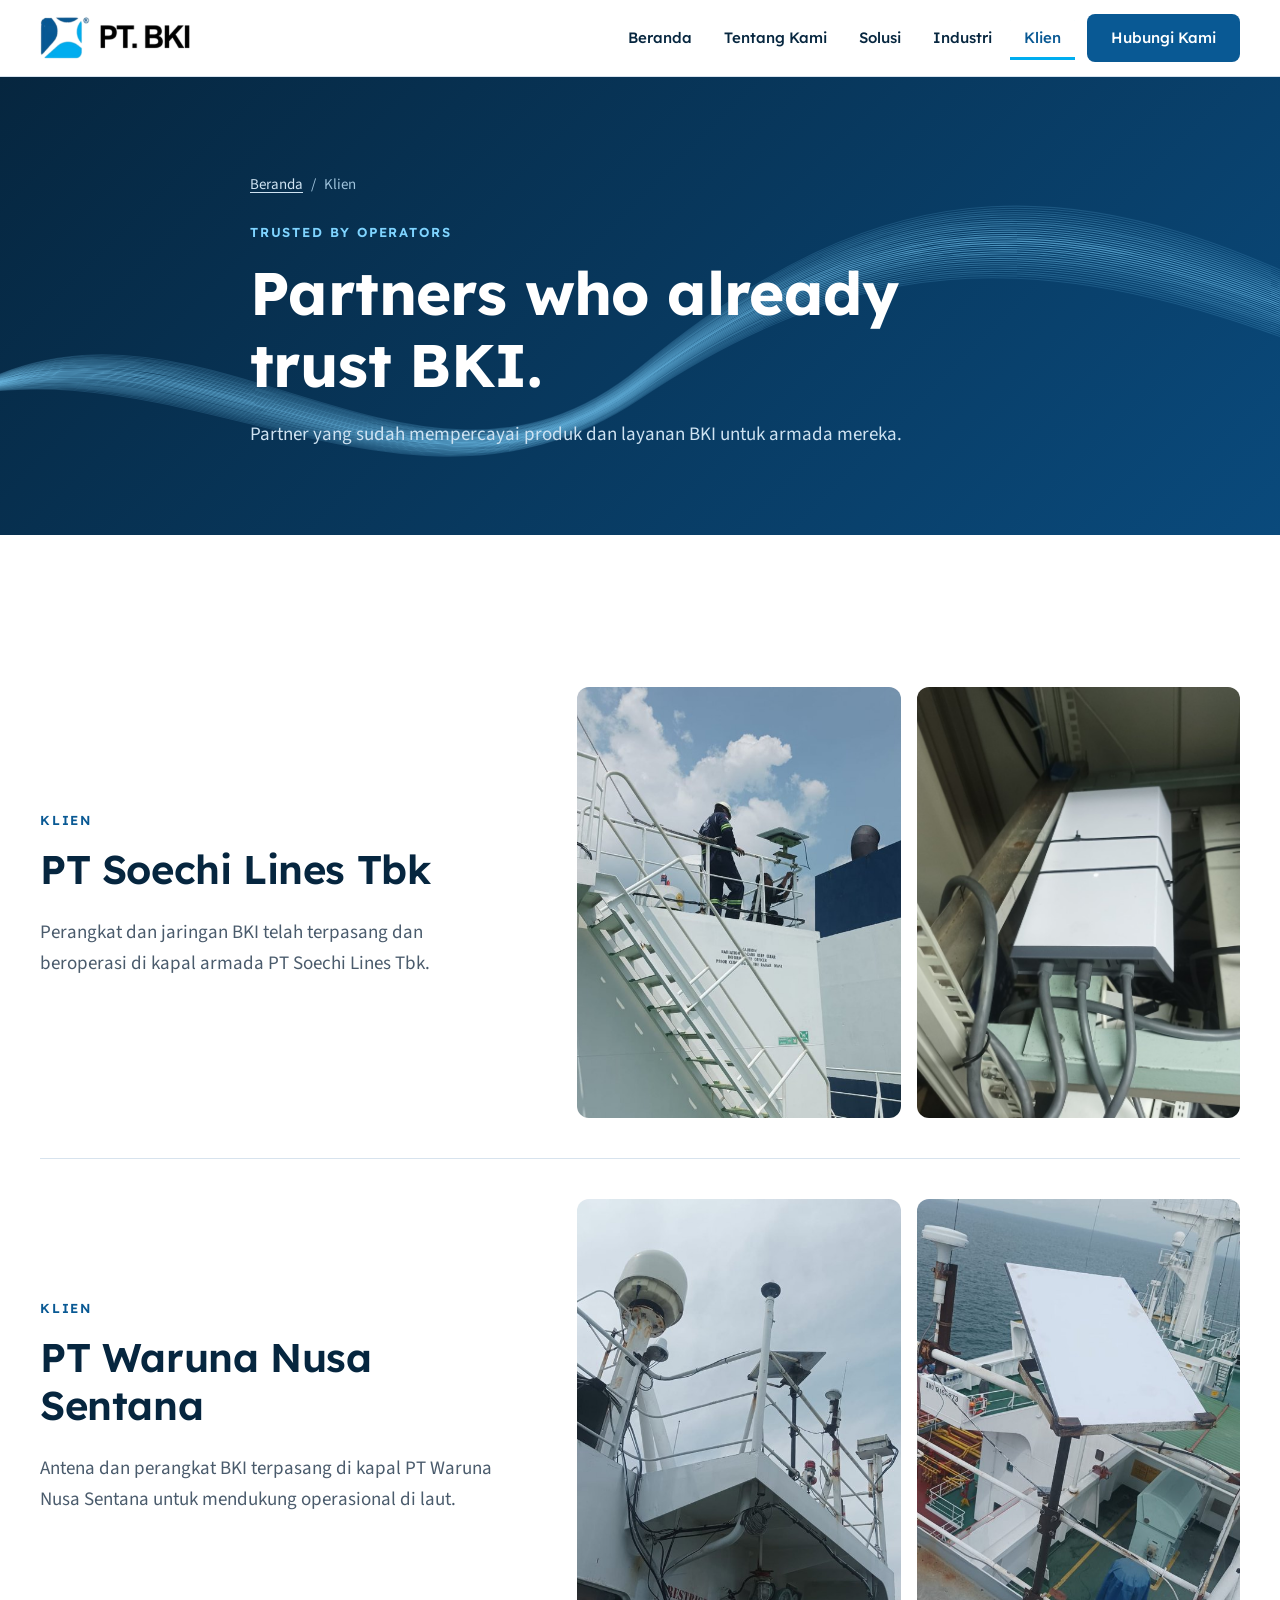
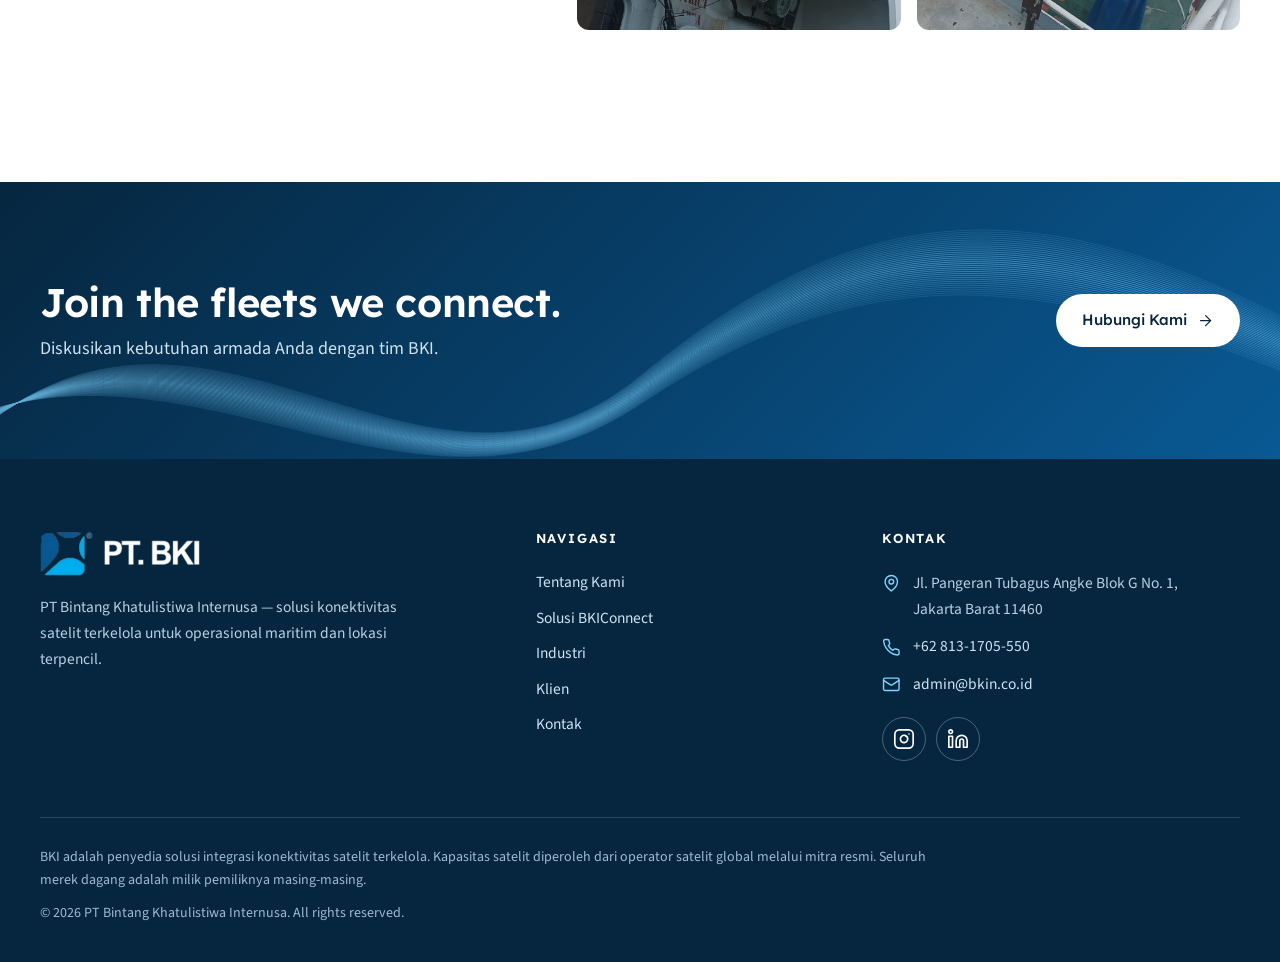
<file: klien.html>
<!DOCTYPE html>
<html lang="id">
<head>
<meta charset="utf-8">
<meta name="viewport" content="width=device-width, initial-scale=1">
<title>Klien Kami — PT BKI</title>
<meta name="description" content="Perusahaan pelayaran yang telah mempercayai produk dan layanan BKI, termasuk PT Soechi Lines Tbk dan PT Waruna Nusa Sentana.">
<link rel="icon" type="image/png" href="assets/img/favicon.png">
<link rel="preconnect" href="https://fonts.googleapis.com">
<link rel="preconnect" href="https://fonts.gstatic.com" crossorigin>
<link href="https://fonts.googleapis.com/css2?family=Lexend:wght@400;500;600;700&family=Source+Sans+3:wght@400;500;600;700&display=swap" rel="stylesheet">
<link rel="stylesheet" href="assets/css/style.css">
</head>
<body>
<svg xmlns="http://www.w3.org/2000/svg" style="display:none" aria-hidden="true"><symbol id="i-arrow" viewBox="0 0 24 24"><path d="M5 12h14M12 5l7 7-7 7"/></symbol><symbol id="i-check" viewBox="0 0 24 24"><path d="M20 6 9 17l-5-5"/></symbol><symbol id="i-phone" viewBox="0 0 24 24"><path d="M22 16.92v3a2 2 0 0 1-2.18 2 19.79 19.79 0 0 1-8.63-3.07 19.5 19.5 0 0 1-6-6 19.79 19.79 0 0 1-3.07-8.67A2 2 0 0 1 4.11 2h3a2 2 0 0 1 2 1.72c.13.96.36 1.9.7 2.81a2 2 0 0 1-.45 2.11L8.09 9.91a16 16 0 0 0 6 6l1.27-1.27a2 2 0 0 1 2.11-.45c.91.34 1.85.57 2.81.7A2 2 0 0 1 22 16.92z"/></symbol><symbol id="i-mail" viewBox="0 0 24 24"><rect x="2" y="4" width="20" height="16" rx="2"/><path d="m22 7-8.97 5.7a1.94 1.94 0 0 1-2.06 0L2 7"/></symbol><symbol id="i-pin" viewBox="0 0 24 24"><path d="M20 10c0 6-8 12-8 12s-8-6-8-12a8 8 0 0 1 16 0Z"/><circle cx="12" cy="10" r="3"/></symbol><symbol id="i-shield" viewBox="0 0 24 24"><path d="M20 13c0 5-3.5 7.5-7.66 8.95a1 1 0 0 1-.67-.01C7.5 20.5 4 18 4 13V6a1 1 0 0 1 1-1c2 0 4.5-1.2 6.24-2.72a1.17 1.17 0 0 1 1.52 0C14.51 3.81 17 5 19 5a1 1 0 0 1 1 1z"/><path d="m9 12 2 2 4-4"/></symbol><symbol id="i-wifi" viewBox="0 0 24 24"><path d="M5 12.55a11 11 0 0 1 14.08 0M1.42 9a16 16 0 0 1 21.16 0M8.53 16.11a6 6 0 0 1 6.95 0M12 20h.01"/></symbol><symbol id="i-activity" viewBox="0 0 24 24"><path d="M22 12h-4l-3 9L9 3l-3 9H2"/></symbol><symbol id="i-headset" viewBox="0 0 24 24"><path d="M3 11h3a2 2 0 0 1 2 2v3a2 2 0 0 1-2 2H5a2 2 0 0 1-2-2v-5Zm0 0a9 9 0 1 1 18 0m0 0v5a2 2 0 0 1-2 2h-1a2 2 0 0 1-2-2v-3a2 2 0 0 1 2-2h3Z"/><path d="M21 16v2a4 4 0 0 1-4 4h-5"/></symbol><symbol id="i-ship" viewBox="0 0 24 24"><path d="M2 21c.6.5 1.2 1 2.5 1 2.5 0 2.5-2 5-2 1.3 0 1.9.5 2.5 1 .6.5 1.2 1 2.5 1 2.5 0 2.5-2 5-2 1.3 0 1.9.5 2.5 1"/><path d="M19.38 20A11.6 11.6 0 0 0 21 14l-9-4-9 4c0 2.9.94 5.34 2.81 7.76"/><path d="M19 13V7a2 2 0 0 0-2-2H7a2 2 0 0 0-2 2v6M12 10v4M12 2v3"/></symbol><symbol id="i-monitor" viewBox="0 0 24 24"><rect x="2" y="3" width="20" height="14" rx="2"/><path d="M8 21h8M12 17v4"/></symbol><symbol id="i-globe" viewBox="0 0 24 24"><circle cx="12" cy="12" r="10"/><path d="M2 12h20M12 2a15.3 15.3 0 0 1 4 10 15.3 15.3 0 0 1-4 10 15.3 15.3 0 0 1-4-10 15.3 15.3 0 0 1 4-10z"/></symbol><symbol id="i-clock" viewBox="0 0 24 24"><circle cx="12" cy="12" r="10"/><path d="M12 6v6l4 2"/></symbol><symbol id="i-users" viewBox="0 0 24 24"><path d="M16 21v-2a4 4 0 0 0-4-4H6a4 4 0 0 0-4 4v2"/><circle cx="9" cy="7" r="4"/><path d="M22 21v-2a4 4 0 0 0-3-3.87M16 3.13a4 4 0 0 1 0 7.75"/></symbol><symbol id="i-wrench" viewBox="0 0 24 24"><path d="M14.7 6.3a1 1 0 0 0 0 1.4l1.6 1.6a1 1 0 0 0 1.4 0l3.77-3.77a6 6 0 0 1-7.94 7.94l-6.91 6.91a2.12 2.12 0 0 1-3-3l6.91-6.91a6 6 0 0 1 7.94-7.94l-3.76 3.76z"/></symbol><symbol id="i-video" viewBox="0 0 24 24"><path d="m22 8-6 4 6 4V8Z"/><rect x="2" y="6" width="14" height="12" rx="2"/></symbol><symbol id="i-dish" viewBox="0 0 24 24"><path d="M4 10a7.31 7.31 0 0 0 10 10Z"/><path d="m9 15 3-3M17 13a6 6 0 0 0-6-6M21 13A10 10 0 0 0 11 3"/></symbol><symbol id="i-router" viewBox="0 0 24 24"><rect x="2" y="14" width="20" height="8" rx="2"/><path d="M6.01 18H6M10.01 18H10M15 10v4M17.84 7.17a4 4 0 0 0-5.66 0M20.66 4.34a8 8 0 0 0-11.31 0"/></symbol><symbol id="i-layers" viewBox="0 0 24 24"><path d="m12.83 2.18a2 2 0 0 0-1.66 0L2.6 6.08a1 1 0 0 0 0 1.83l8.58 3.91a2 2 0 0 0 1.66 0l8.58-3.9a1 1 0 0 0 0-1.83Z"/><path d="m22 17.65-9.17 4.16a2 2 0 0 1-1.66 0L2 17.65M22 12.65l-9.17 4.16a2 2 0 0 1-1.66 0L2 12.65"/></symbol><symbol id="i-instagram" viewBox="0 0 24 24"><rect width="20" height="20" x="2" y="2" rx="5" ry="5"/><path d="M16 11.37A4 4 0 1 1 12.63 8 4 4 0 0 1 16 11.37z"/><line x1="17.5" x2="17.51" y1="6.5" y2="6.5"/></symbol><symbol id="i-linkedin" viewBox="0 0 24 24"><path d="M16 8a6 6 0 0 1 6 6v7h-4v-7a2 2 0 0 0-2-2 2 2 0 0 0-2 2v7h-4v-7a6 6 0 0 1 6-6z"/><rect width="4" height="12" x="2" y="9"/><circle cx="4" cy="4" r="2"/></symbol><symbol id="i-menu" viewBox="0 0 24 24"><path d="M4 6h16M4 12h16M4 18h16"/></symbol><symbol id="i-close" viewBox="0 0 24 24"><path d="M18 6 6 18M6 6l12 12"/></symbol><symbol id="i-briefcase" viewBox="0 0 24 24"><rect x="2" y="7" width="20" height="14" rx="2"/><path d="M16 21V5a2 2 0 0 0-2-2h-4a2 2 0 0 0-2 2v16"/></symbol><symbol id="i-zap" viewBox="0 0 24 24"><path d="M13 2 3 14h9l-1 8 10-12h-9l1-8z"/></symbol><symbol id="i-info" viewBox="0 0 24 24"><circle cx="12" cy="12" r="10"/><path d="M12 16v-4M12 8h.01"/></symbol><symbol id="i-alert" viewBox="0 0 24 24"><path d="M12 9v4M12 17h.01"/><circle cx="12" cy="12" r="10"/></symbol><symbol id="i-radar" viewBox="0 0 24 24"><path d="M19.07 4.93A10 10 0 0 0 6.99 3.34M4 6h.01M2.29 9.62A10 10 0 1 0 21.31 8.35M16.24 7.76A6 6 0 1 0 8.23 16.67M12 18h.01M17.99 11.66A6 6 0 0 1 15.77 16.67"/><circle cx="12" cy="12" r="2"/><path d="m13.41 10.59 5.66-5.66"/></symbol></svg>
<a class="skip-link" href="#main">Lewati ke konten utama</a>
<header class="site-header">
  <div class="container header-inner">
    <a class="brand" href="index.html" aria-label="PT BKI — Beranda"><img src="assets/img/logo-dark.png" alt="PT BKI" width="150" height="43"></a>
    <button class="nav-toggle" type="button" aria-expanded="false" aria-controls="site-nav" aria-label="Buka menu">
      <svg class="icon icon-open" aria-hidden="true"><use href="#i-menu"/></svg>
      <svg class="icon icon-close" aria-hidden="true"><use href="#i-close"/></svg>
    </button>
    <nav class="main-nav" id="site-nav" aria-label="Navigasi utama">
      <ul class="nav-list"><li><a href="index.html">Beranda</a></li><li><a href="tentang.html">Tentang Kami</a></li><li><a href="solusi.html">Solusi</a></li><li><a href="industri.html">Industri</a></li><li><a href="klien.html" aria-current="page">Klien</a></li><li class="nav-cta"><a class="btn btn--primary" href="kontak.html">Hubungi Kami</a></li></ul>
    </nav>
  </div>
</header>
<main id="main">
<section class="page-head">
  <div class="container page-head__inner">
    <nav class="breadcrumb" aria-label="Breadcrumb"><a href="index.html">Beranda</a><span aria-hidden="true">/</span><span>Klien</span></nav>
    <span class="eyebrow" lang="en">Trusted by Operators</span>
    <h1 lang="en">Partners who already trust BKI.</h1>
    <p>Partner yang sudah mempercayai produk dan layanan BKI untuk armada mereka.</p>
  </div>
</section>

<section class="section">
  <div class="container">
    <article class="client">
      <div>
        <span class="eyebrow">Klien</span>
        <h2>PT Soechi Lines Tbk</h2>
        <p class="lead">Perangkat dan jaringan BKI telah terpasang dan beroperasi di kapal armada PT Soechi Lines Tbk.</p>
      </div>
      <div class="client__photos">
        <img src="assets/img/soechi-1.jpg" alt="Teknisi memasang perangkat di kapal PT Soechi Lines" loading="lazy">
        <img src="assets/img/soechi-2.jpg" alt="Perangkat jaringan terpasang di kapal PT Soechi Lines" loading="lazy">
      </div>
    </article>
    <article class="client client--reverse">
      <div>
        <span class="eyebrow">Klien</span>
        <h2>PT Waruna Nusa Sentana</h2>
        <p class="lead">Antena dan perangkat BKI terpasang di kapal PT Waruna Nusa Sentana untuk mendukung operasional di laut.</p>
      </div>
      <div class="client__photos">
        <img src="assets/img/waruna-1.jpg" alt="Perangkat komunikasi di anjungan kapal PT Waruna Nusa Sentana" loading="lazy">
        <img src="assets/img/waruna-2.jpg" alt="Antena panel datar terpasang di kapal PT Waruna Nusa Sentana" loading="lazy">
      </div>
    </article>
  </div>
</section>

<section class="cta">
  <div class="container cta__inner">
    <div>
      <h2 lang="en">Join the fleets we connect.</h2>
      <p>Diskusikan kebutuhan armada Anda dengan tim BKI.</p>
    </div>
    <a class="btn btn--light" href="kontak.html">Hubungi Kami <svg class="icon" aria-hidden="true" focusable="false"><use href="#i-arrow"/></svg></a>
  </div>
</section>
</main>
<footer class="site-footer">
  <div class="container">
    <div class="footer-grid">
      <div class="footer-brand">
        <img src="assets/img/logo-light.png" alt="PT BKI" width="160" height="46">
        <p>PT Bintang Khatulistiwa Internusa — solusi konektivitas satelit terkelola untuk operasional maritim dan lokasi terpencil.</p>
      </div>
      <div>
        <h2>Navigasi</h2>
        <ul class="footer-links">
          <li><a href="tentang.html">Tentang Kami</a></li>
          <li><a href="solusi.html">Solusi BKIConnect</a></li>
          <li><a href="industri.html">Industri</a></li>
          <li><a href="klien.html">Klien</a></li>
          <li><a href="kontak.html">Kontak</a></li>
        </ul>
      </div>
      <div>
        <h2>Kontak</h2>
        <ul class="footer-contact">
          <li><svg class="icon" aria-hidden="true" focusable="false"><use href="#i-pin"/></svg><span>Jl. Pangeran Tubagus Angke Blok G No. 1,<br>Jakarta Barat 11460</span></li>
          <li><svg class="icon" aria-hidden="true" focusable="false"><use href="#i-phone"/></svg><a href="tel:+628131705550">+62 813-1705-550</a></li>
          <li><svg class="icon" aria-hidden="true" focusable="false"><use href="#i-mail"/></svg><a href="mailto:admin@bkin.co.id">admin@bkin.co.id</a></li>
        </ul>
        <ul class="social" aria-label="Media sosial BKI">
          <li><a href="https://www.instagram.com/bkin.co.id/" target="_blank" rel="noopener" aria-label="Instagram BKI"><svg class="icon" aria-hidden="true" focusable="false"><use href="#i-instagram"/></svg></a></li>
          <li><a href="https://www.linkedin.com/company/pt-bintang-khatulistiwa-internusa/" target="_blank" rel="noopener" aria-label="LinkedIn BKI"><svg class="icon" aria-hidden="true" focusable="false"><use href="#i-linkedin"/></svg></a></li>
        </ul>
      </div>
    </div>
    <div class="footer-legal">
      <p>BKI adalah penyedia solusi integrasi konektivitas satelit terkelola. Kapasitas satelit diperoleh dari operator satelit global melalui mitra resmi. Seluruh merek dagang adalah milik pemiliknya masing-masing.</p>
      <p>&copy; 2026 PT Bintang Khatulistiwa Internusa. All rights reserved.</p>
    </div>
  </div>
</footer>
<script src="assets/js/main.js"></script>
</body>
</html>
</file>
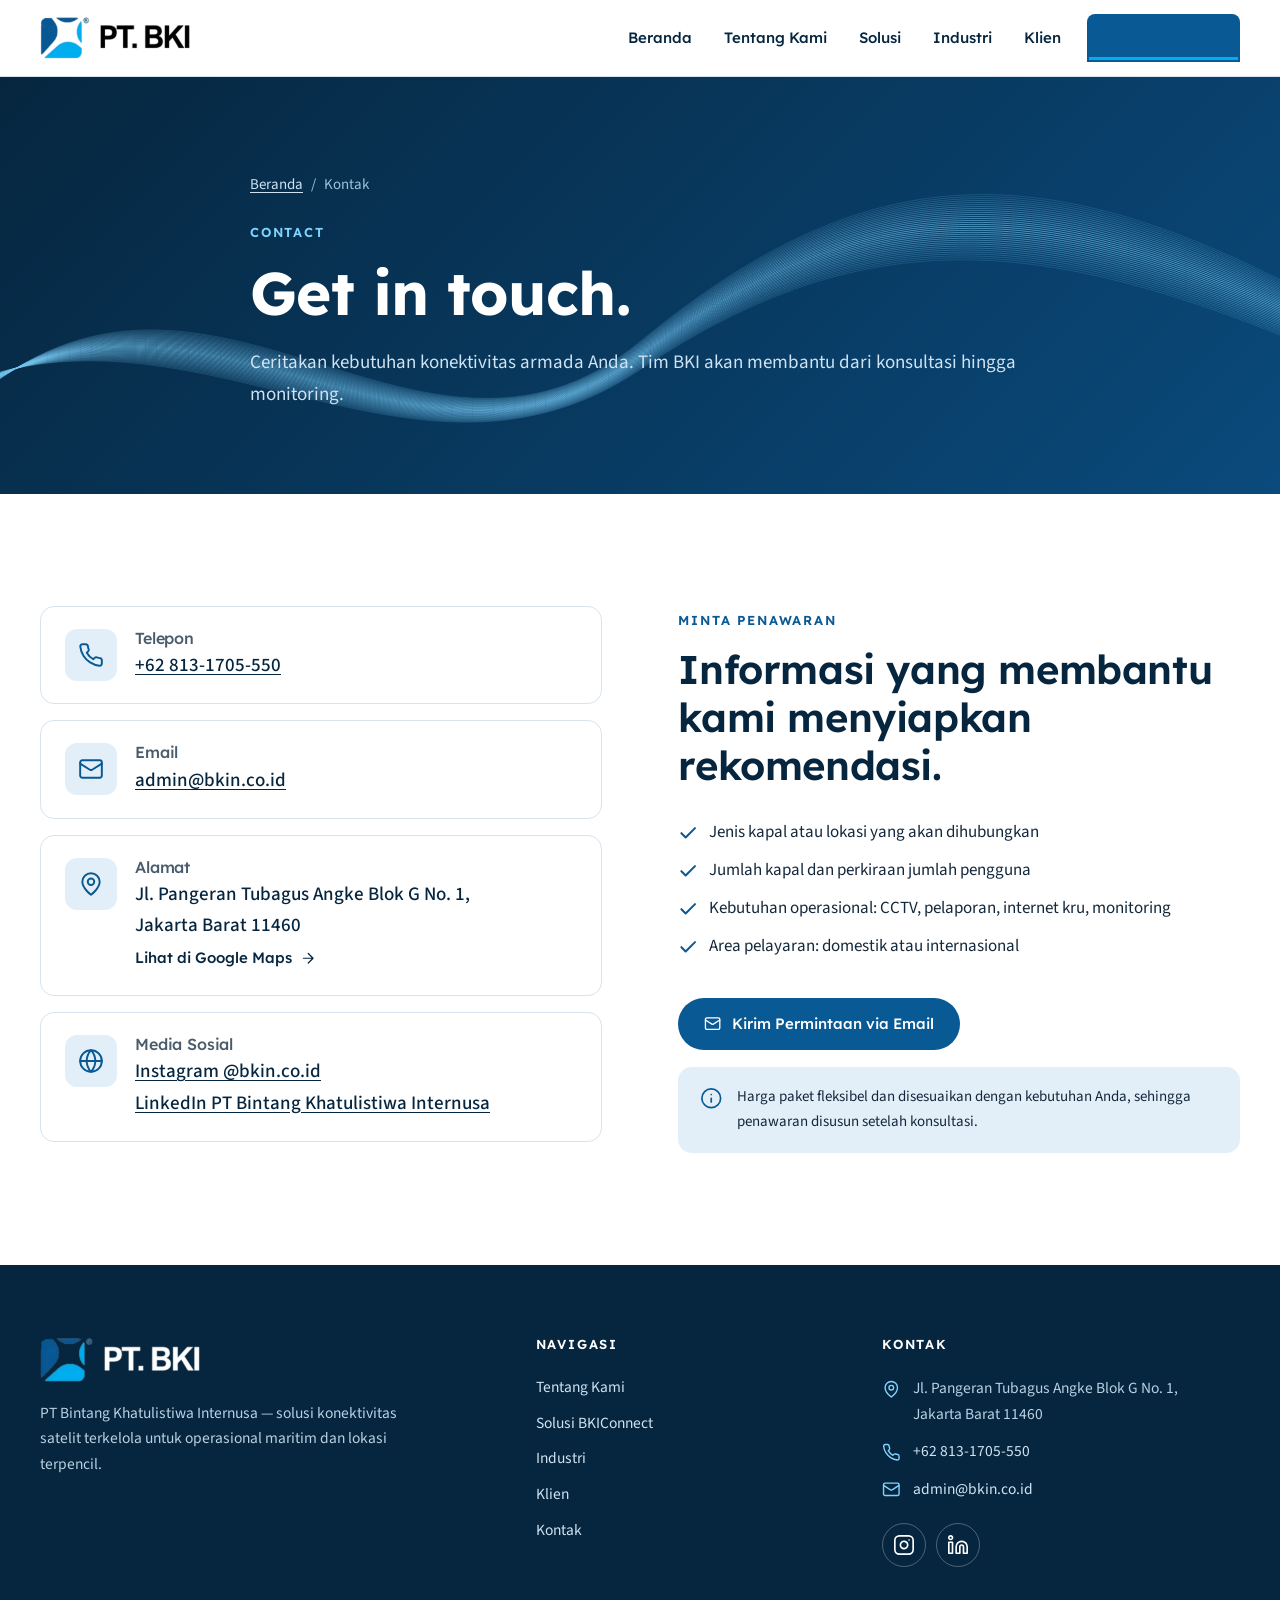
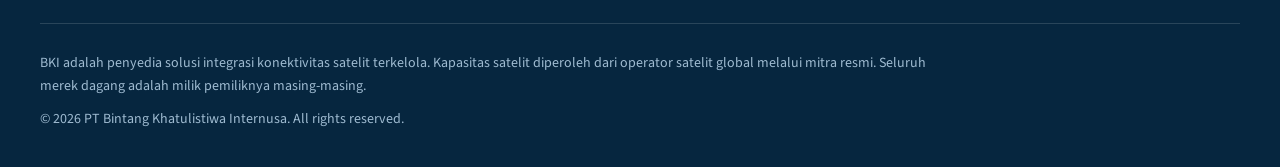
<file: kontak.html>
<!DOCTYPE html>
<html lang="id">
<head>
<meta charset="utf-8">
<meta name="viewport" content="width=device-width, initial-scale=1">
<title>Kontak — PT Bintang Khatulistiwa Internusa (BKI)</title>
<meta name="description" content="Hubungi PT Bintang Khatulistiwa Internusa untuk konsultasi dan penawaran solusi konektivitas satelit BKIConnect.">
<link rel="icon" type="image/png" href="assets/img/favicon.png">
<link rel="preconnect" href="https://fonts.googleapis.com">
<link rel="preconnect" href="https://fonts.gstatic.com" crossorigin>
<link href="https://fonts.googleapis.com/css2?family=Lexend:wght@400;500;600;700&family=Source+Sans+3:wght@400;500;600;700&display=swap" rel="stylesheet">
<link rel="stylesheet" href="assets/css/style.css">
</head>
<body>
<svg xmlns="http://www.w3.org/2000/svg" style="display:none" aria-hidden="true"><symbol id="i-arrow" viewBox="0 0 24 24"><path d="M5 12h14M12 5l7 7-7 7"/></symbol><symbol id="i-check" viewBox="0 0 24 24"><path d="M20 6 9 17l-5-5"/></symbol><symbol id="i-phone" viewBox="0 0 24 24"><path d="M22 16.92v3a2 2 0 0 1-2.18 2 19.79 19.79 0 0 1-8.63-3.07 19.5 19.5 0 0 1-6-6 19.79 19.79 0 0 1-3.07-8.67A2 2 0 0 1 4.11 2h3a2 2 0 0 1 2 1.72c.13.96.36 1.9.7 2.81a2 2 0 0 1-.45 2.11L8.09 9.91a16 16 0 0 0 6 6l1.27-1.27a2 2 0 0 1 2.11-.45c.91.34 1.85.57 2.81.7A2 2 0 0 1 22 16.92z"/></symbol><symbol id="i-mail" viewBox="0 0 24 24"><rect x="2" y="4" width="20" height="16" rx="2"/><path d="m22 7-8.97 5.7a1.94 1.94 0 0 1-2.06 0L2 7"/></symbol><symbol id="i-pin" viewBox="0 0 24 24"><path d="M20 10c0 6-8 12-8 12s-8-6-8-12a8 8 0 0 1 16 0Z"/><circle cx="12" cy="10" r="3"/></symbol><symbol id="i-shield" viewBox="0 0 24 24"><path d="M20 13c0 5-3.5 7.5-7.66 8.95a1 1 0 0 1-.67-.01C7.5 20.5 4 18 4 13V6a1 1 0 0 1 1-1c2 0 4.5-1.2 6.24-2.72a1.17 1.17 0 0 1 1.52 0C14.51 3.81 17 5 19 5a1 1 0 0 1 1 1z"/><path d="m9 12 2 2 4-4"/></symbol><symbol id="i-wifi" viewBox="0 0 24 24"><path d="M5 12.55a11 11 0 0 1 14.08 0M1.42 9a16 16 0 0 1 21.16 0M8.53 16.11a6 6 0 0 1 6.95 0M12 20h.01"/></symbol><symbol id="i-activity" viewBox="0 0 24 24"><path d="M22 12h-4l-3 9L9 3l-3 9H2"/></symbol><symbol id="i-headset" viewBox="0 0 24 24"><path d="M3 11h3a2 2 0 0 1 2 2v3a2 2 0 0 1-2 2H5a2 2 0 0 1-2-2v-5Zm0 0a9 9 0 1 1 18 0m0 0v5a2 2 0 0 1-2 2h-1a2 2 0 0 1-2-2v-3a2 2 0 0 1 2-2h3Z"/><path d="M21 16v2a4 4 0 0 1-4 4h-5"/></symbol><symbol id="i-ship" viewBox="0 0 24 24"><path d="M2 21c.6.5 1.2 1 2.5 1 2.5 0 2.5-2 5-2 1.3 0 1.9.5 2.5 1 .6.5 1.2 1 2.5 1 2.5 0 2.5-2 5-2 1.3 0 1.9.5 2.5 1"/><path d="M19.38 20A11.6 11.6 0 0 0 21 14l-9-4-9 4c0 2.9.94 5.34 2.81 7.76"/><path d="M19 13V7a2 2 0 0 0-2-2H7a2 2 0 0 0-2 2v6M12 10v4M12 2v3"/></symbol><symbol id="i-monitor" viewBox="0 0 24 24"><rect x="2" y="3" width="20" height="14" rx="2"/><path d="M8 21h8M12 17v4"/></symbol><symbol id="i-globe" viewBox="0 0 24 24"><circle cx="12" cy="12" r="10"/><path d="M2 12h20M12 2a15.3 15.3 0 0 1 4 10 15.3 15.3 0 0 1-4 10 15.3 15.3 0 0 1-4-10 15.3 15.3 0 0 1 4-10z"/></symbol><symbol id="i-clock" viewBox="0 0 24 24"><circle cx="12" cy="12" r="10"/><path d="M12 6v6l4 2"/></symbol><symbol id="i-users" viewBox="0 0 24 24"><path d="M16 21v-2a4 4 0 0 0-4-4H6a4 4 0 0 0-4 4v2"/><circle cx="9" cy="7" r="4"/><path d="M22 21v-2a4 4 0 0 0-3-3.87M16 3.13a4 4 0 0 1 0 7.75"/></symbol><symbol id="i-wrench" viewBox="0 0 24 24"><path d="M14.7 6.3a1 1 0 0 0 0 1.4l1.6 1.6a1 1 0 0 0 1.4 0l3.77-3.77a6 6 0 0 1-7.94 7.94l-6.91 6.91a2.12 2.12 0 0 1-3-3l6.91-6.91a6 6 0 0 1 7.94-7.94l-3.76 3.76z"/></symbol><symbol id="i-video" viewBox="0 0 24 24"><path d="m22 8-6 4 6 4V8Z"/><rect x="2" y="6" width="14" height="12" rx="2"/></symbol><symbol id="i-dish" viewBox="0 0 24 24"><path d="M4 10a7.31 7.31 0 0 0 10 10Z"/><path d="m9 15 3-3M17 13a6 6 0 0 0-6-6M21 13A10 10 0 0 0 11 3"/></symbol><symbol id="i-router" viewBox="0 0 24 24"><rect x="2" y="14" width="20" height="8" rx="2"/><path d="M6.01 18H6M10.01 18H10M15 10v4M17.84 7.17a4 4 0 0 0-5.66 0M20.66 4.34a8 8 0 0 0-11.31 0"/></symbol><symbol id="i-layers" viewBox="0 0 24 24"><path d="m12.83 2.18a2 2 0 0 0-1.66 0L2.6 6.08a1 1 0 0 0 0 1.83l8.58 3.91a2 2 0 0 0 1.66 0l8.58-3.9a1 1 0 0 0 0-1.83Z"/><path d="m22 17.65-9.17 4.16a2 2 0 0 1-1.66 0L2 17.65M22 12.65l-9.17 4.16a2 2 0 0 1-1.66 0L2 12.65"/></symbol><symbol id="i-instagram" viewBox="0 0 24 24"><rect width="20" height="20" x="2" y="2" rx="5" ry="5"/><path d="M16 11.37A4 4 0 1 1 12.63 8 4 4 0 0 1 16 11.37z"/><line x1="17.5" x2="17.51" y1="6.5" y2="6.5"/></symbol><symbol id="i-linkedin" viewBox="0 0 24 24"><path d="M16 8a6 6 0 0 1 6 6v7h-4v-7a2 2 0 0 0-2-2 2 2 0 0 0-2 2v7h-4v-7a6 6 0 0 1 6-6z"/><rect width="4" height="12" x="2" y="9"/><circle cx="4" cy="4" r="2"/></symbol><symbol id="i-menu" viewBox="0 0 24 24"><path d="M4 6h16M4 12h16M4 18h16"/></symbol><symbol id="i-close" viewBox="0 0 24 24"><path d="M18 6 6 18M6 6l12 12"/></symbol><symbol id="i-briefcase" viewBox="0 0 24 24"><rect x="2" y="7" width="20" height="14" rx="2"/><path d="M16 21V5a2 2 0 0 0-2-2h-4a2 2 0 0 0-2 2v16"/></symbol><symbol id="i-zap" viewBox="0 0 24 24"><path d="M13 2 3 14h9l-1 8 10-12h-9l1-8z"/></symbol><symbol id="i-info" viewBox="0 0 24 24"><circle cx="12" cy="12" r="10"/><path d="M12 16v-4M12 8h.01"/></symbol><symbol id="i-alert" viewBox="0 0 24 24"><path d="M12 9v4M12 17h.01"/><circle cx="12" cy="12" r="10"/></symbol><symbol id="i-radar" viewBox="0 0 24 24"><path d="M19.07 4.93A10 10 0 0 0 6.99 3.34M4 6h.01M2.29 9.62A10 10 0 1 0 21.31 8.35M16.24 7.76A6 6 0 1 0 8.23 16.67M12 18h.01M17.99 11.66A6 6 0 0 1 15.77 16.67"/><circle cx="12" cy="12" r="2"/><path d="m13.41 10.59 5.66-5.66"/></symbol></svg>
<a class="skip-link" href="#main">Lewati ke konten utama</a>
<header class="site-header">
  <div class="container header-inner">
    <a class="brand" href="index.html" aria-label="PT BKI — Beranda"><img src="assets/img/logo-dark.png" alt="PT BKI" width="150" height="43"></a>
    <button class="nav-toggle" type="button" aria-expanded="false" aria-controls="site-nav" aria-label="Buka menu">
      <svg class="icon icon-open" aria-hidden="true"><use href="#i-menu"/></svg>
      <svg class="icon icon-close" aria-hidden="true"><use href="#i-close"/></svg>
    </button>
    <nav class="main-nav" id="site-nav" aria-label="Navigasi utama">
      <ul class="nav-list"><li><a href="index.html">Beranda</a></li><li><a href="tentang.html">Tentang Kami</a></li><li><a href="solusi.html">Solusi</a></li><li><a href="industri.html">Industri</a></li><li><a href="klien.html">Klien</a></li><li class="nav-cta"><a class="btn btn--primary" href="kontak.html" aria-current="page">Hubungi Kami</a></li></ul>
    </nav>
  </div>
</header>
<main id="main">
<section class="page-head">
  <div class="container page-head__inner">
    <nav class="breadcrumb" aria-label="Breadcrumb"><a href="index.html">Beranda</a><span aria-hidden="true">/</span><span>Kontak</span></nav>
    <span class="eyebrow" lang="en">Contact</span>
    <h1 lang="en">Get in touch.</h1>
    <p>Ceritakan kebutuhan konektivitas armada Anda. Tim BKI akan membantu dari konsultasi hingga monitoring.</p>
  </div>
</section>

<section class="section">
  <div class="container split split--top">
    <div class="contact-list">
      <div class="contact-item">
        <div class="icon-badge"><svg class="icon" aria-hidden="true" focusable="false"><use href="#i-phone"/></svg></div>
        <div><h2>Telepon</h2><p><a href="tel:+628131705550">+62 813-1705-550</a></p></div>
      </div>
      <div class="contact-item">
        <div class="icon-badge"><svg class="icon" aria-hidden="true" focusable="false"><use href="#i-mail"/></svg></div>
        <div><h2>Email</h2><p><a href="mailto:admin@bkin.co.id">admin@bkin.co.id</a></p></div>
      </div>
      <div class="contact-item">
        <div class="icon-badge"><svg class="icon" aria-hidden="true" focusable="false"><use href="#i-pin"/></svg></div>
        <div>
          <h2>Alamat</h2>
          <p>Jl. Pangeran Tubagus Angke Blok G No. 1,<br>Jakarta Barat 11460</p>
          <p class="section-more"><a class="link-arrow" href="https://www.google.com/maps/search/?api=1&amp;query=Jl.+Pangeran+Tubagus+Angke+Blok+G+No.1+Jakarta+Barat+11460" target="_blank" rel="noopener">Lihat di Google Maps <svg class="icon" aria-hidden="true" focusable="false"><use href="#i-arrow"/></svg></a></p>
        </div>
      </div>
      <div class="contact-item">
        <div class="icon-badge"><svg class="icon" aria-hidden="true" focusable="false"><use href="#i-globe"/></svg></div>
        <div>
          <h2>Media Sosial</h2>
          <p><a href="https://www.instagram.com/bkin.co.id/" target="_blank" rel="noopener">Instagram @bkin.co.id</a></p>
          <p><a href="https://www.linkedin.com/company/pt-bintang-khatulistiwa-internusa/" target="_blank" rel="noopener">LinkedIn PT Bintang Khatulistiwa Internusa</a></p>
        </div>
      </div>
    </div>
    <div>
      <span class="eyebrow">Minta Penawaran</span>
      <h2>Informasi yang membantu kami menyiapkan rekomendasi.</h2>
      <ul class="checklist">
        <li><svg class="icon" aria-hidden="true" focusable="false"><use href="#i-check"/></svg><span>Jenis kapal atau lokasi yang akan dihubungkan</span></li>
        <li><svg class="icon" aria-hidden="true" focusable="false"><use href="#i-check"/></svg><span>Jumlah kapal dan perkiraan jumlah pengguna</span></li>
        <li><svg class="icon" aria-hidden="true" focusable="false"><use href="#i-check"/></svg><span>Kebutuhan operasional: CCTV, pelaporan, internet kru, monitoring</span></li>
        <li><svg class="icon" aria-hidden="true" focusable="false"><use href="#i-check"/></svg><span>Area pelayaran: domestik atau internasional</span></li>
      </ul>
      <p class="section-more"><a class="btn btn--primary" href="mailto:admin@bkin.co.id?subject=Permintaan%20Penawaran%20BKIConnect"><svg class="icon" aria-hidden="true" focusable="false"><use href="#i-mail"/></svg> Kirim Permintaan via Email</a></p>
      <div class="notice"><svg class="icon" aria-hidden="true" focusable="false"><use href="#i-info"/></svg><p>Harga paket fleksibel dan disesuaikan dengan kebutuhan Anda, sehingga penawaran disusun setelah konsultasi.</p></div>
    </div>
  </div>
</section>
</main>
<footer class="site-footer">
  <div class="container">
    <div class="footer-grid">
      <div class="footer-brand">
        <img src="assets/img/logo-light.png" alt="PT BKI" width="160" height="46">
        <p>PT Bintang Khatulistiwa Internusa — solusi konektivitas satelit terkelola untuk operasional maritim dan lokasi terpencil.</p>
      </div>
      <div>
        <h2>Navigasi</h2>
        <ul class="footer-links">
          <li><a href="tentang.html">Tentang Kami</a></li>
          <li><a href="solusi.html">Solusi BKIConnect</a></li>
          <li><a href="industri.html">Industri</a></li>
          <li><a href="klien.html">Klien</a></li>
          <li><a href="kontak.html">Kontak</a></li>
        </ul>
      </div>
      <div>
        <h2>Kontak</h2>
        <ul class="footer-contact">
          <li><svg class="icon" aria-hidden="true" focusable="false"><use href="#i-pin"/></svg><span>Jl. Pangeran Tubagus Angke Blok G No. 1,<br>Jakarta Barat 11460</span></li>
          <li><svg class="icon" aria-hidden="true" focusable="false"><use href="#i-phone"/></svg><a href="tel:+628131705550">+62 813-1705-550</a></li>
          <li><svg class="icon" aria-hidden="true" focusable="false"><use href="#i-mail"/></svg><a href="mailto:admin@bkin.co.id">admin@bkin.co.id</a></li>
        </ul>
        <ul class="social" aria-label="Media sosial BKI">
          <li><a href="https://www.instagram.com/bkin.co.id/" target="_blank" rel="noopener" aria-label="Instagram BKI"><svg class="icon" aria-hidden="true" focusable="false"><use href="#i-instagram"/></svg></a></li>
          <li><a href="https://www.linkedin.com/company/pt-bintang-khatulistiwa-internusa/" target="_blank" rel="noopener" aria-label="LinkedIn BKI"><svg class="icon" aria-hidden="true" focusable="false"><use href="#i-linkedin"/></svg></a></li>
        </ul>
      </div>
    </div>
    <div class="footer-legal">
      <p>BKI adalah penyedia solusi integrasi konektivitas satelit terkelola. Kapasitas satelit diperoleh dari operator satelit global melalui mitra resmi. Seluruh merek dagang adalah milik pemiliknya masing-masing.</p>
      <p>&copy; 2026 PT Bintang Khatulistiwa Internusa. All rights reserved.</p>
    </div>
  </div>
</footer>
<script src="assets/js/main.js"></script>
</body>
</html>
</file>
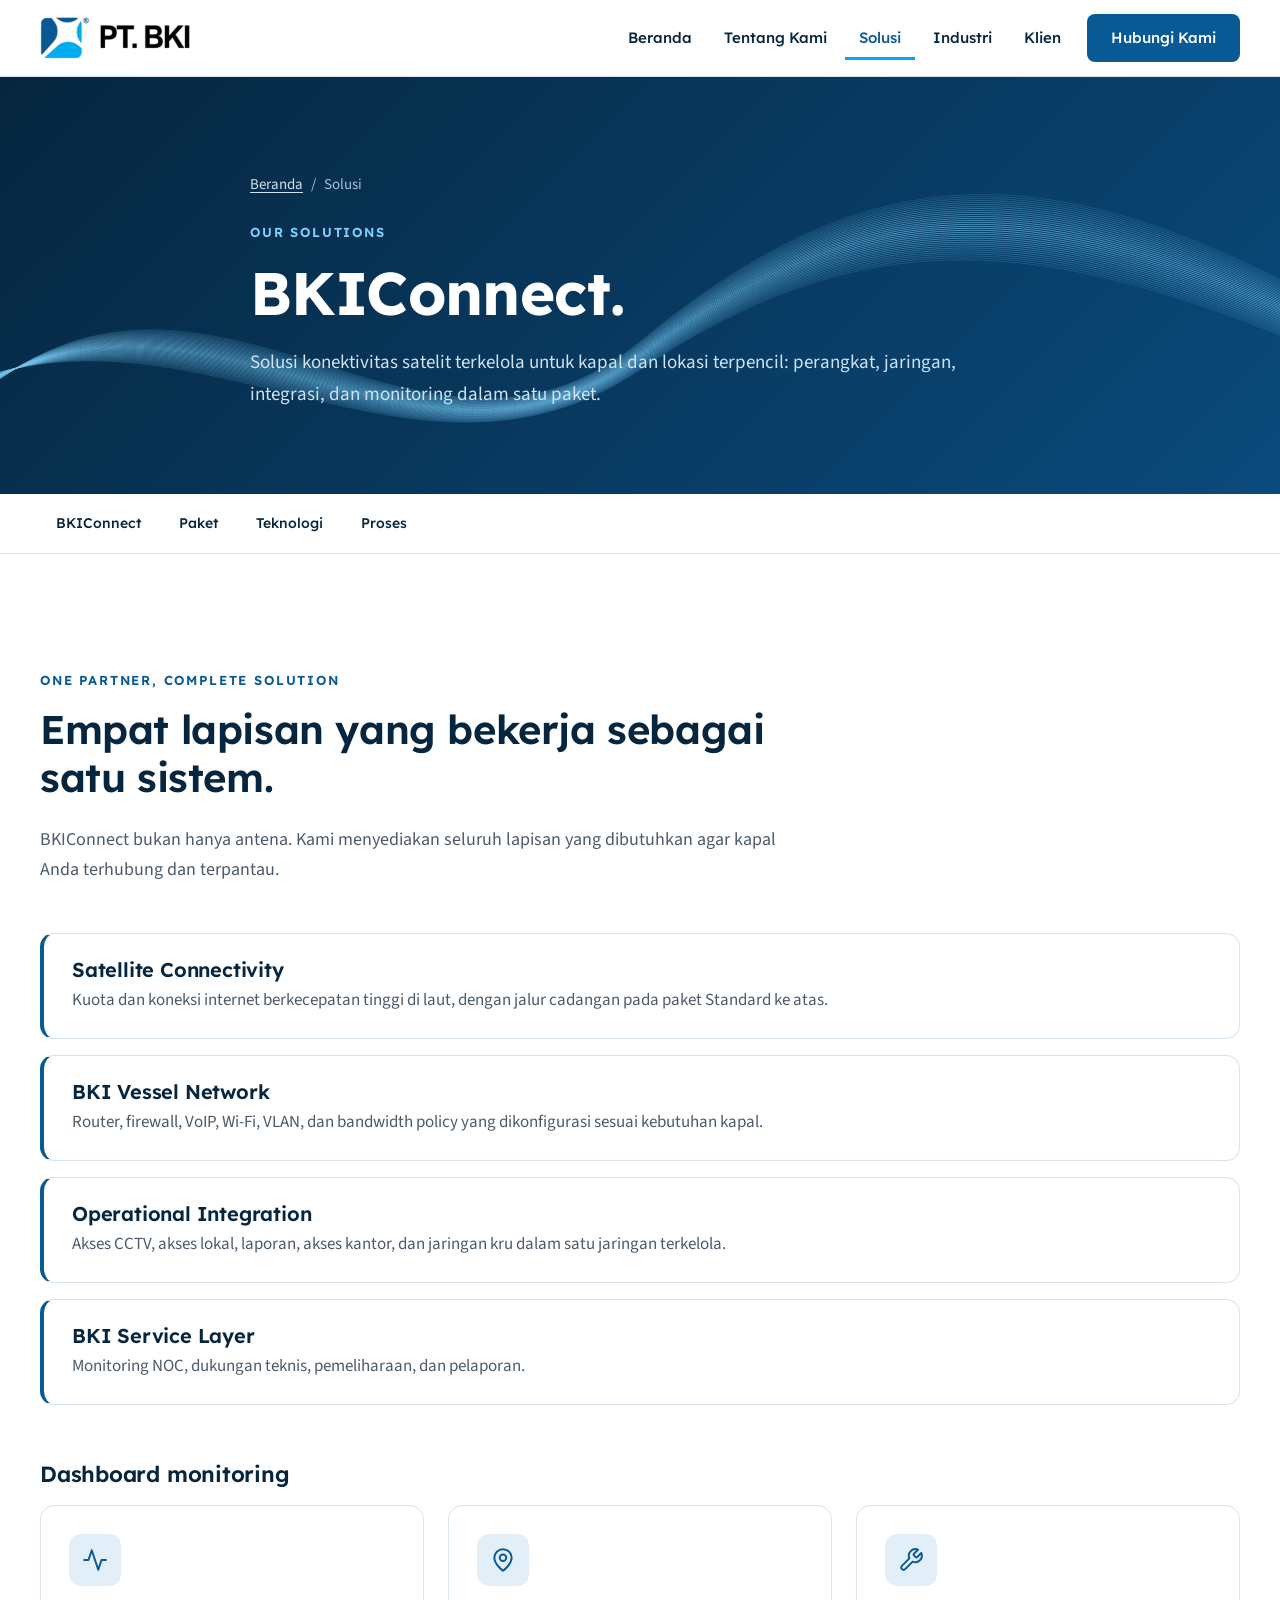
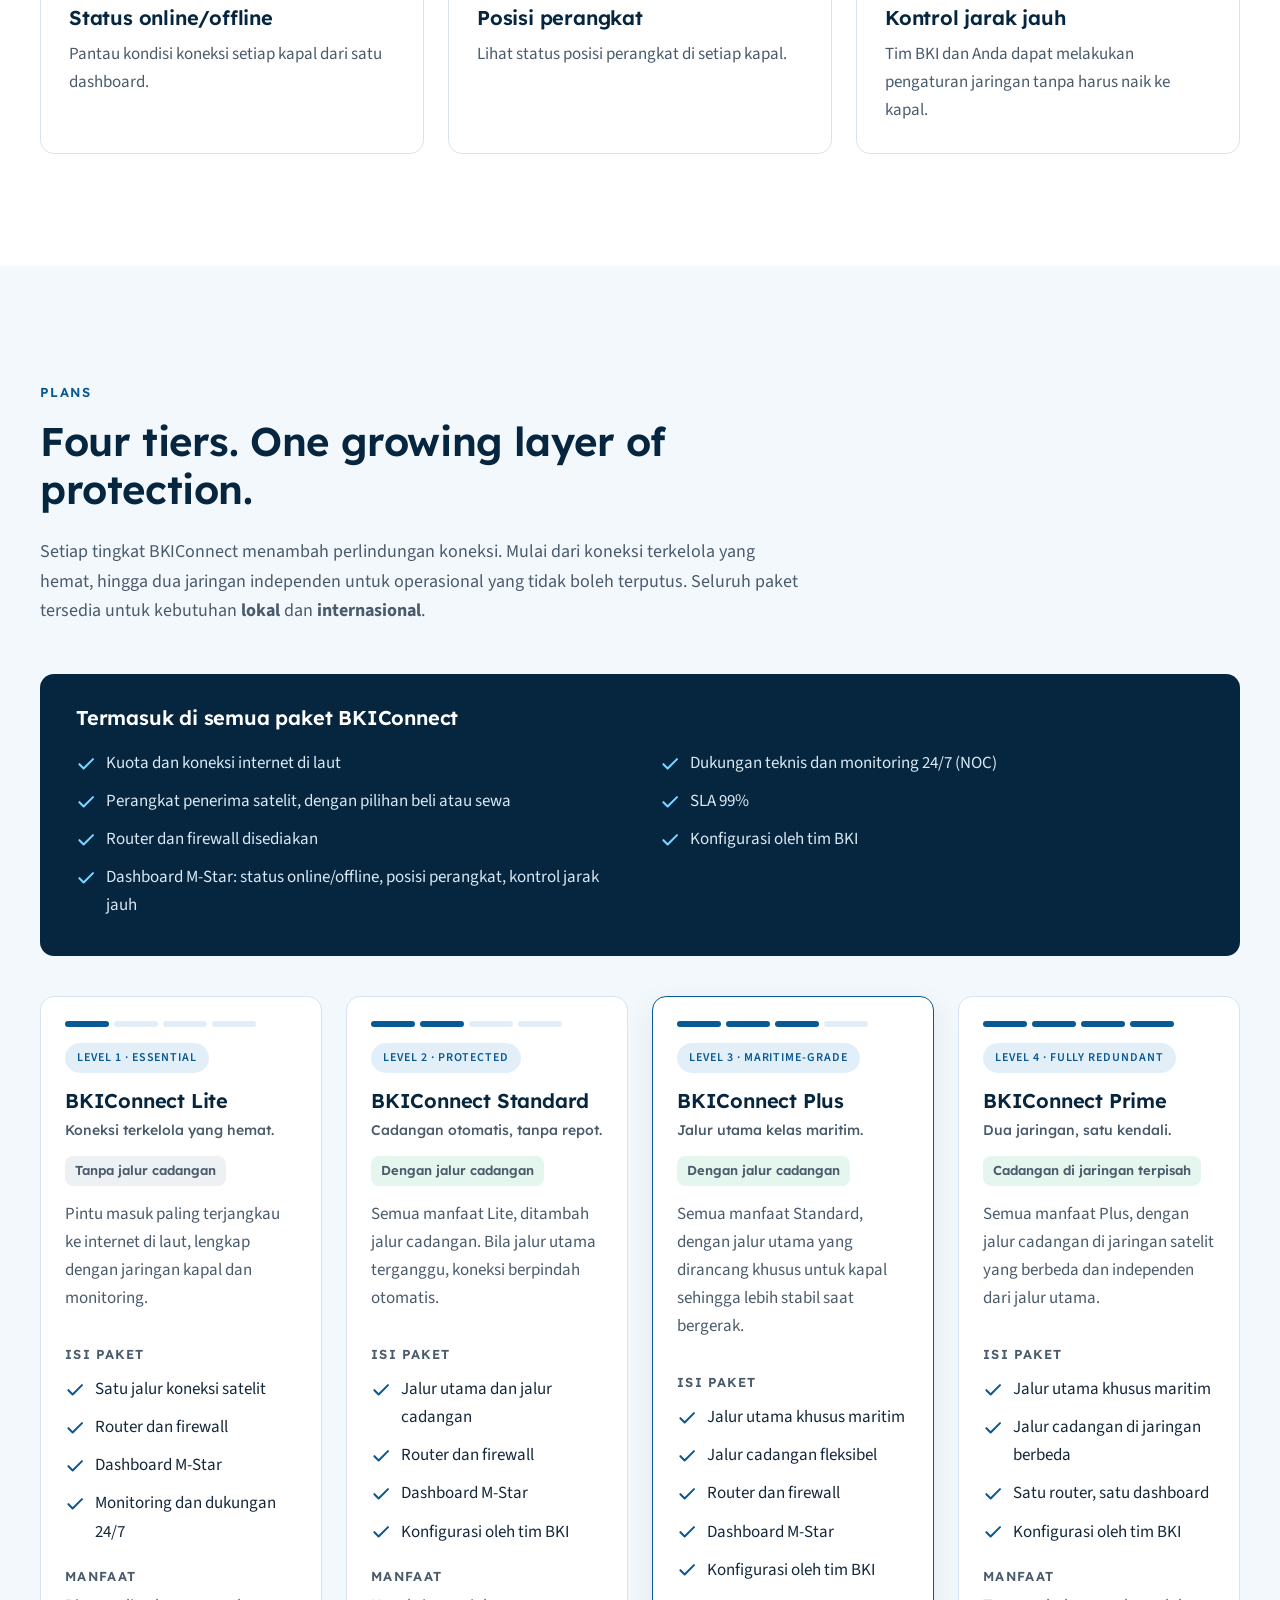
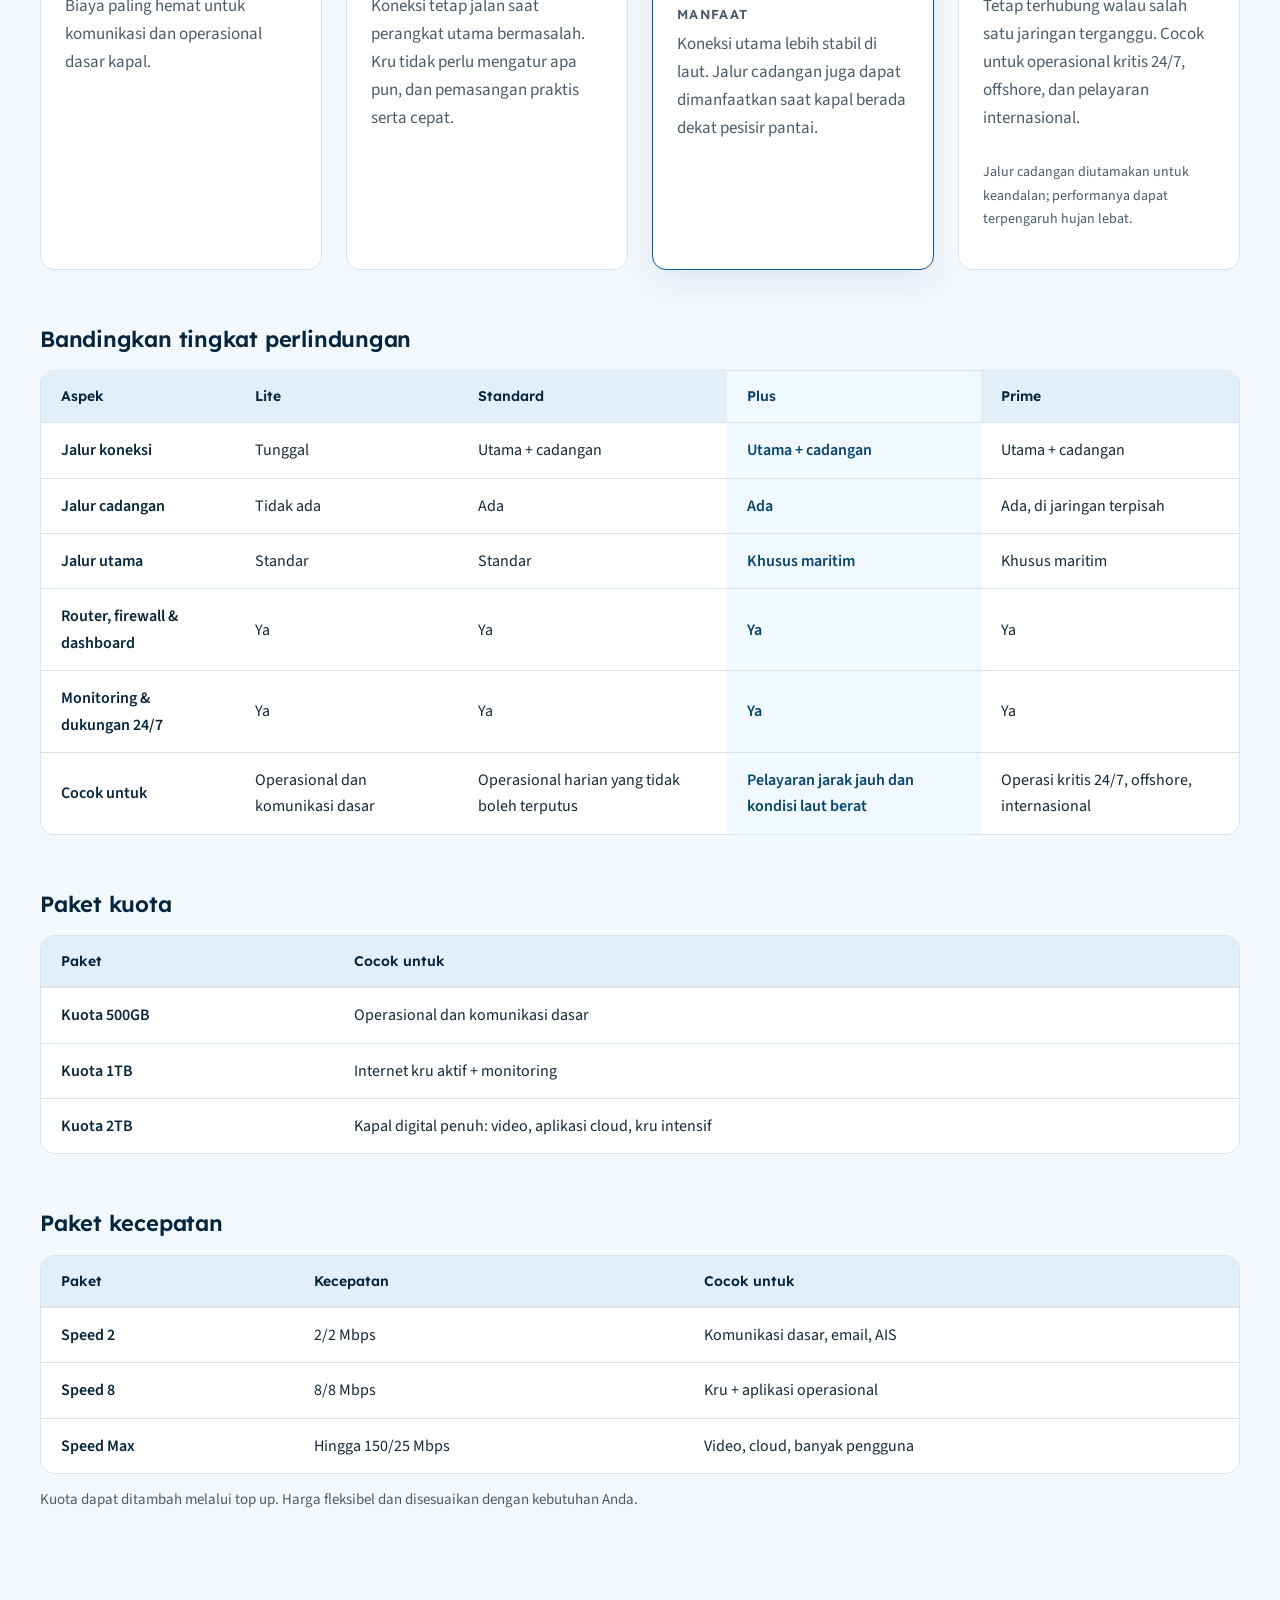
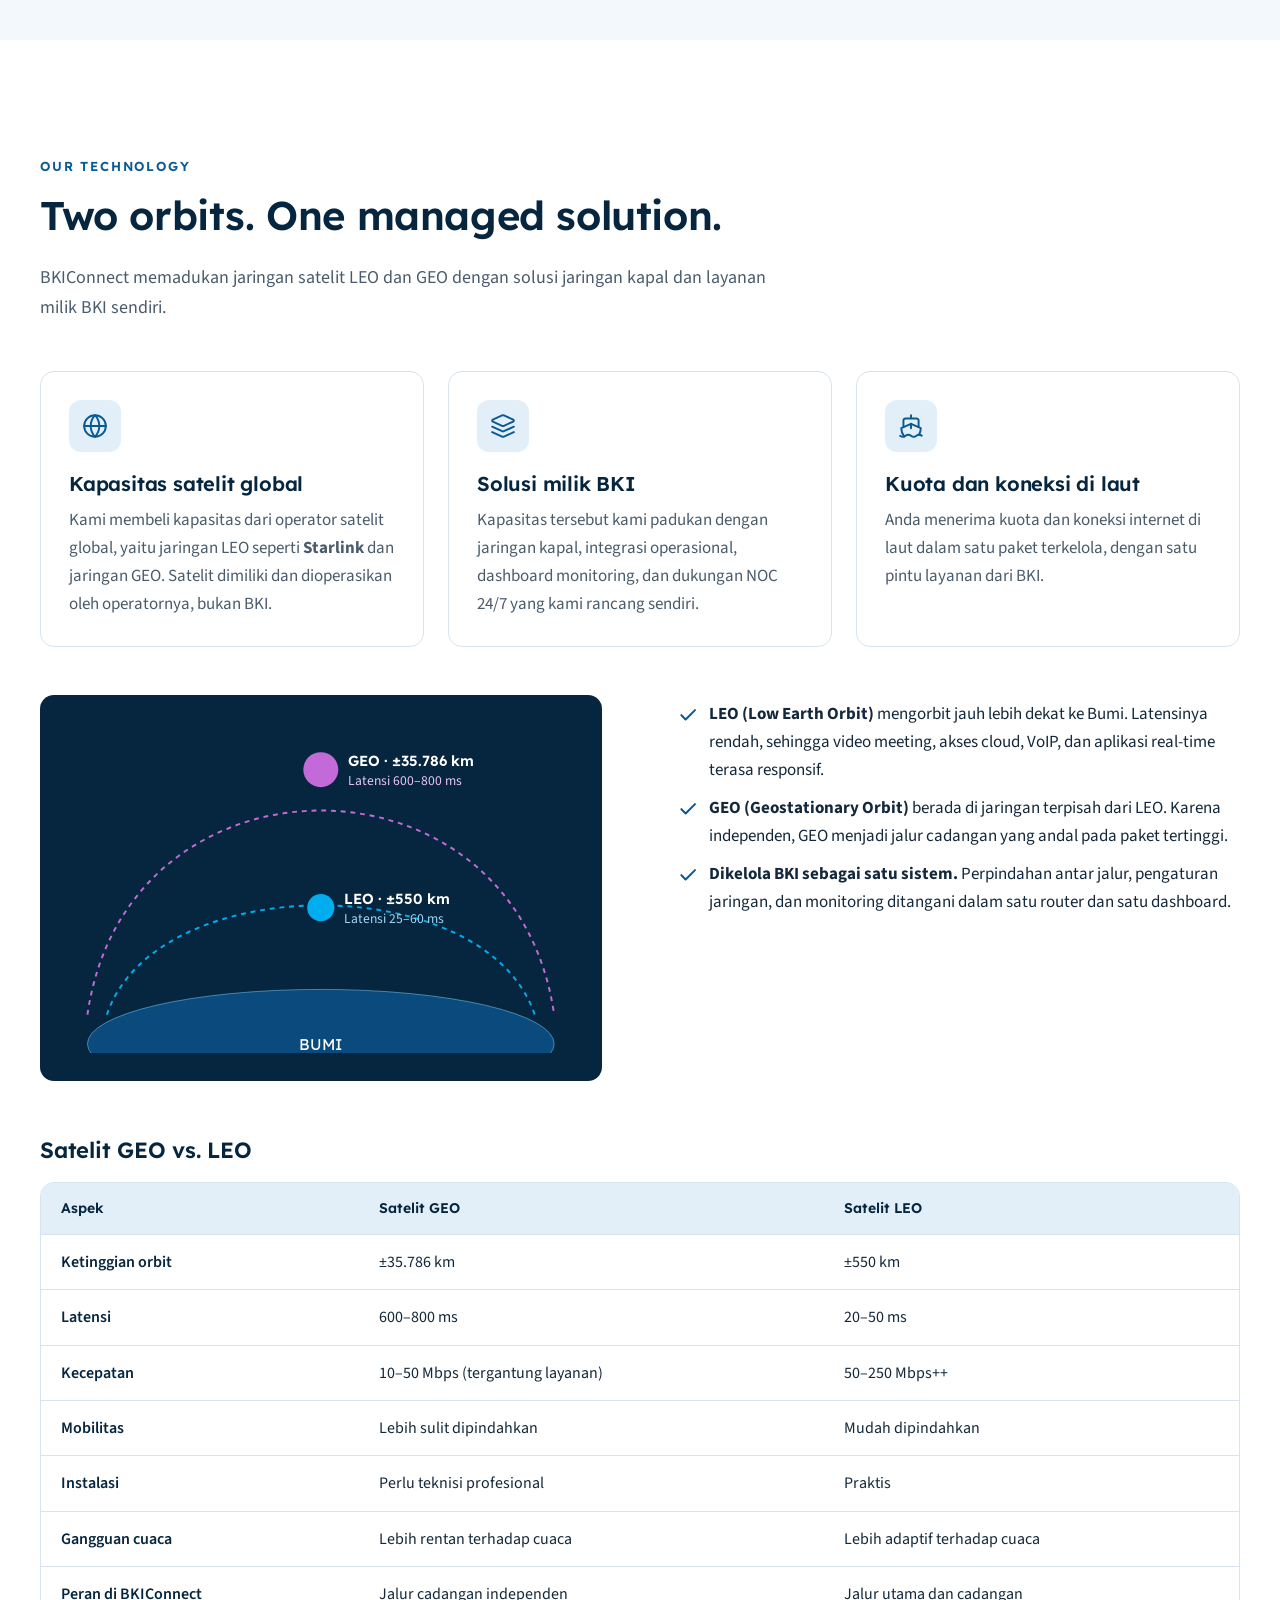
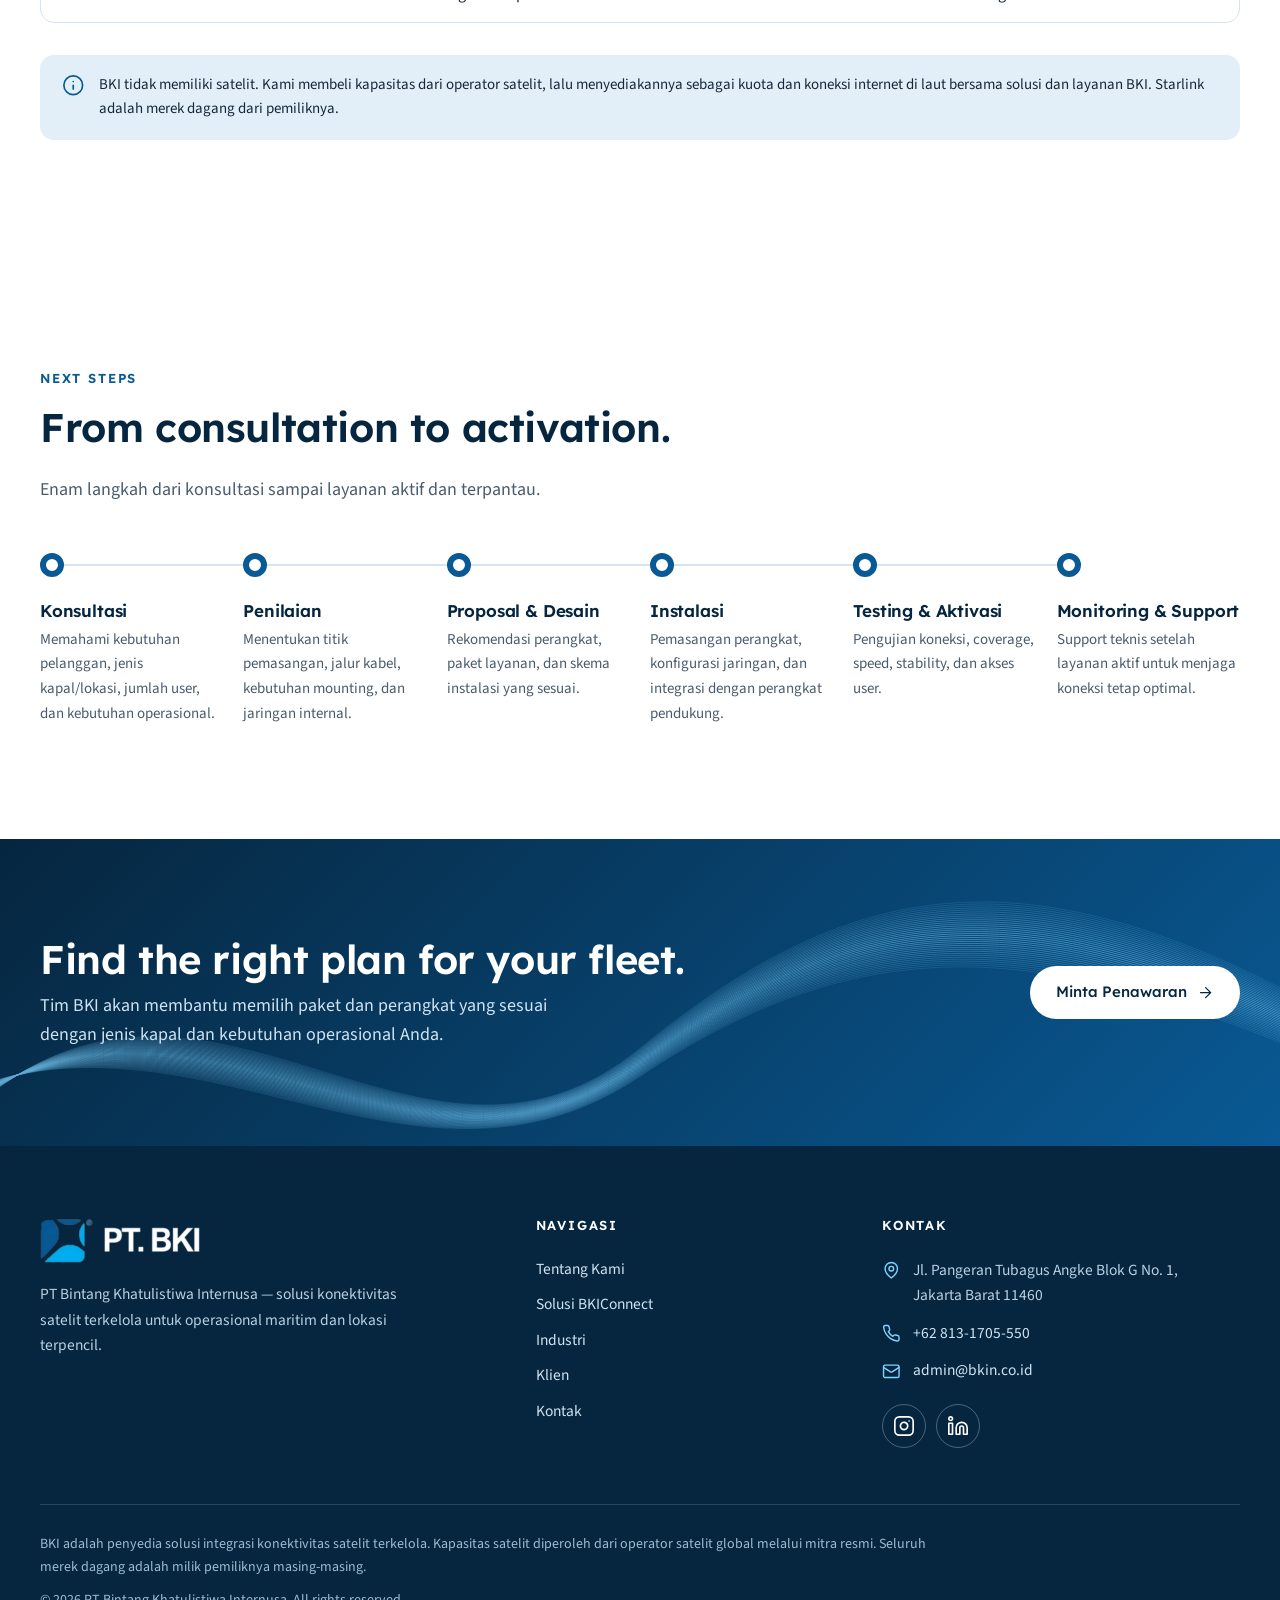
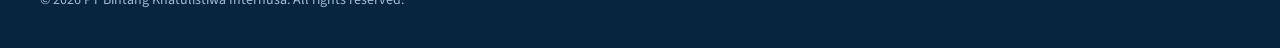
<file: solusi.html>
<!DOCTYPE html>
<html lang="id">
<head>
<meta charset="utf-8">
<meta name="viewport" content="width=device-width, initial-scale=1">
<title>Solusi BKIConnect — Konektivitas Satelit Terkelola untuk Kapal</title>
<meta name="description" content="BKIConnect: kuota dan koneksi internet di laut, jaringan kapal, integrasi operasional, dan monitoring 24/7. Paket bertingkat Lite, Standard, Plus, dan Prime dengan jalur cadangan.">
<link rel="icon" type="image/png" href="assets/img/favicon.png">
<link rel="preconnect" href="https://fonts.googleapis.com">
<link rel="preconnect" href="https://fonts.gstatic.com" crossorigin>
<link href="https://fonts.googleapis.com/css2?family=Lexend:wght@400;500;600;700&family=Source+Sans+3:wght@400;500;600;700&display=swap" rel="stylesheet">
<link rel="stylesheet" href="assets/css/style.css">
</head>
<body>
<svg xmlns="http://www.w3.org/2000/svg" style="display:none" aria-hidden="true"><symbol id="i-arrow" viewBox="0 0 24 24"><path d="M5 12h14M12 5l7 7-7 7"/></symbol><symbol id="i-check" viewBox="0 0 24 24"><path d="M20 6 9 17l-5-5"/></symbol><symbol id="i-phone" viewBox="0 0 24 24"><path d="M22 16.92v3a2 2 0 0 1-2.18 2 19.79 19.79 0 0 1-8.63-3.07 19.5 19.5 0 0 1-6-6 19.79 19.79 0 0 1-3.07-8.67A2 2 0 0 1 4.11 2h3a2 2 0 0 1 2 1.72c.13.96.36 1.9.7 2.81a2 2 0 0 1-.45 2.11L8.09 9.91a16 16 0 0 0 6 6l1.27-1.27a2 2 0 0 1 2.11-.45c.91.34 1.85.57 2.81.7A2 2 0 0 1 22 16.92z"/></symbol><symbol id="i-mail" viewBox="0 0 24 24"><rect x="2" y="4" width="20" height="16" rx="2"/><path d="m22 7-8.97 5.7a1.94 1.94 0 0 1-2.06 0L2 7"/></symbol><symbol id="i-pin" viewBox="0 0 24 24"><path d="M20 10c0 6-8 12-8 12s-8-6-8-12a8 8 0 0 1 16 0Z"/><circle cx="12" cy="10" r="3"/></symbol><symbol id="i-shield" viewBox="0 0 24 24"><path d="M20 13c0 5-3.5 7.5-7.66 8.95a1 1 0 0 1-.67-.01C7.5 20.5 4 18 4 13V6a1 1 0 0 1 1-1c2 0 4.5-1.2 6.24-2.72a1.17 1.17 0 0 1 1.52 0C14.51 3.81 17 5 19 5a1 1 0 0 1 1 1z"/><path d="m9 12 2 2 4-4"/></symbol><symbol id="i-wifi" viewBox="0 0 24 24"><path d="M5 12.55a11 11 0 0 1 14.08 0M1.42 9a16 16 0 0 1 21.16 0M8.53 16.11a6 6 0 0 1 6.95 0M12 20h.01"/></symbol><symbol id="i-activity" viewBox="0 0 24 24"><path d="M22 12h-4l-3 9L9 3l-3 9H2"/></symbol><symbol id="i-headset" viewBox="0 0 24 24"><path d="M3 11h3a2 2 0 0 1 2 2v3a2 2 0 0 1-2 2H5a2 2 0 0 1-2-2v-5Zm0 0a9 9 0 1 1 18 0m0 0v5a2 2 0 0 1-2 2h-1a2 2 0 0 1-2-2v-3a2 2 0 0 1 2-2h3Z"/><path d="M21 16v2a4 4 0 0 1-4 4h-5"/></symbol><symbol id="i-ship" viewBox="0 0 24 24"><path d="M2 21c.6.5 1.2 1 2.5 1 2.5 0 2.5-2 5-2 1.3 0 1.9.5 2.5 1 .6.5 1.2 1 2.5 1 2.5 0 2.5-2 5-2 1.3 0 1.9.5 2.5 1"/><path d="M19.38 20A11.6 11.6 0 0 0 21 14l-9-4-9 4c0 2.9.94 5.34 2.81 7.76"/><path d="M19 13V7a2 2 0 0 0-2-2H7a2 2 0 0 0-2 2v6M12 10v4M12 2v3"/></symbol><symbol id="i-monitor" viewBox="0 0 24 24"><rect x="2" y="3" width="20" height="14" rx="2"/><path d="M8 21h8M12 17v4"/></symbol><symbol id="i-globe" viewBox="0 0 24 24"><circle cx="12" cy="12" r="10"/><path d="M2 12h20M12 2a15.3 15.3 0 0 1 4 10 15.3 15.3 0 0 1-4 10 15.3 15.3 0 0 1-4-10 15.3 15.3 0 0 1 4-10z"/></symbol><symbol id="i-clock" viewBox="0 0 24 24"><circle cx="12" cy="12" r="10"/><path d="M12 6v6l4 2"/></symbol><symbol id="i-users" viewBox="0 0 24 24"><path d="M16 21v-2a4 4 0 0 0-4-4H6a4 4 0 0 0-4 4v2"/><circle cx="9" cy="7" r="4"/><path d="M22 21v-2a4 4 0 0 0-3-3.87M16 3.13a4 4 0 0 1 0 7.75"/></symbol><symbol id="i-wrench" viewBox="0 0 24 24"><path d="M14.7 6.3a1 1 0 0 0 0 1.4l1.6 1.6a1 1 0 0 0 1.4 0l3.77-3.77a6 6 0 0 1-7.94 7.94l-6.91 6.91a2.12 2.12 0 0 1-3-3l6.91-6.91a6 6 0 0 1 7.94-7.94l-3.76 3.76z"/></symbol><symbol id="i-video" viewBox="0 0 24 24"><path d="m22 8-6 4 6 4V8Z"/><rect x="2" y="6" width="14" height="12" rx="2"/></symbol><symbol id="i-dish" viewBox="0 0 24 24"><path d="M4 10a7.31 7.31 0 0 0 10 10Z"/><path d="m9 15 3-3M17 13a6 6 0 0 0-6-6M21 13A10 10 0 0 0 11 3"/></symbol><symbol id="i-router" viewBox="0 0 24 24"><rect x="2" y="14" width="20" height="8" rx="2"/><path d="M6.01 18H6M10.01 18H10M15 10v4M17.84 7.17a4 4 0 0 0-5.66 0M20.66 4.34a8 8 0 0 0-11.31 0"/></symbol><symbol id="i-layers" viewBox="0 0 24 24"><path d="m12.83 2.18a2 2 0 0 0-1.66 0L2.6 6.08a1 1 0 0 0 0 1.83l8.58 3.91a2 2 0 0 0 1.66 0l8.58-3.9a1 1 0 0 0 0-1.83Z"/><path d="m22 17.65-9.17 4.16a2 2 0 0 1-1.66 0L2 17.65M22 12.65l-9.17 4.16a2 2 0 0 1-1.66 0L2 12.65"/></symbol><symbol id="i-instagram" viewBox="0 0 24 24"><rect width="20" height="20" x="2" y="2" rx="5" ry="5"/><path d="M16 11.37A4 4 0 1 1 12.63 8 4 4 0 0 1 16 11.37z"/><line x1="17.5" x2="17.51" y1="6.5" y2="6.5"/></symbol><symbol id="i-linkedin" viewBox="0 0 24 24"><path d="M16 8a6 6 0 0 1 6 6v7h-4v-7a2 2 0 0 0-2-2 2 2 0 0 0-2 2v7h-4v-7a6 6 0 0 1 6-6z"/><rect width="4" height="12" x="2" y="9"/><circle cx="4" cy="4" r="2"/></symbol><symbol id="i-menu" viewBox="0 0 24 24"><path d="M4 6h16M4 12h16M4 18h16"/></symbol><symbol id="i-close" viewBox="0 0 24 24"><path d="M18 6 6 18M6 6l12 12"/></symbol><symbol id="i-briefcase" viewBox="0 0 24 24"><rect x="2" y="7" width="20" height="14" rx="2"/><path d="M16 21V5a2 2 0 0 0-2-2h-4a2 2 0 0 0-2 2v16"/></symbol><symbol id="i-zap" viewBox="0 0 24 24"><path d="M13 2 3 14h9l-1 8 10-12h-9l1-8z"/></symbol><symbol id="i-info" viewBox="0 0 24 24"><circle cx="12" cy="12" r="10"/><path d="M12 16v-4M12 8h.01"/></symbol><symbol id="i-alert" viewBox="0 0 24 24"><path d="M12 9v4M12 17h.01"/><circle cx="12" cy="12" r="10"/></symbol><symbol id="i-radar" viewBox="0 0 24 24"><path d="M19.07 4.93A10 10 0 0 0 6.99 3.34M4 6h.01M2.29 9.62A10 10 0 1 0 21.31 8.35M16.24 7.76A6 6 0 1 0 8.23 16.67M12 18h.01M17.99 11.66A6 6 0 0 1 15.77 16.67"/><circle cx="12" cy="12" r="2"/><path d="m13.41 10.59 5.66-5.66"/></symbol></svg>
<a class="skip-link" href="#main">Lewati ke konten utama</a>
<header class="site-header">
  <div class="container header-inner">
    <a class="brand" href="index.html" aria-label="PT BKI — Beranda"><img src="assets/img/logo-dark.png" alt="PT BKI" width="150" height="43"></a>
    <button class="nav-toggle" type="button" aria-expanded="false" aria-controls="site-nav" aria-label="Buka menu">
      <svg class="icon icon-open" aria-hidden="true"><use href="#i-menu"/></svg>
      <svg class="icon icon-close" aria-hidden="true"><use href="#i-close"/></svg>
    </button>
    <nav class="main-nav" id="site-nav" aria-label="Navigasi utama">
      <ul class="nav-list"><li><a href="index.html">Beranda</a></li><li><a href="tentang.html">Tentang Kami</a></li><li><a href="solusi.html" aria-current="page">Solusi</a></li><li><a href="industri.html">Industri</a></li><li><a href="klien.html">Klien</a></li><li class="nav-cta"><a class="btn btn--primary" href="kontak.html">Hubungi Kami</a></li></ul>
    </nav>
  </div>
</header>
<main id="main">
<section class="page-head">
  <div class="container page-head__inner">
    <nav class="breadcrumb" aria-label="Breadcrumb"><a href="index.html">Beranda</a><span aria-hidden="true">/</span><span>Solusi</span></nav>
    <span class="eyebrow" lang="en">Our Solutions</span>
    <h1 lang="en">BKIConnect.</h1>
    <p>Solusi konektivitas satelit terkelola untuk kapal dan lokasi terpencil: perangkat, jaringan, integrasi, dan monitoring dalam satu paket.</p>
  </div>
</section>

<div class="subnav" aria-label="Bagian halaman">
  <div class="container">
    <ul>
      <li><a href="#bkiconnect">BKIConnect</a></li>
      <li><a href="#paket">Paket</a></li>
      <li><a href="#teknologi">Teknologi</a></li>
      <li><a href="#proses">Proses</a></li>
    </ul>
  </div>
</div>

<section class="section" id="bkiconnect">
  <div class="container">
    <div class="section-head">
      <span class="eyebrow" lang="en">One Partner, Complete Solution</span>
      <h2>Empat lapisan yang bekerja sebagai satu sistem.</h2>
      <p>BKIConnect bukan hanya antena. Kami menyediakan seluruh lapisan yang dibutuhkan agar kapal Anda terhubung dan terpantau.</p>
    </div>
    <ol class="layers">
      <li class="layer"><div><h3>Satellite Connectivity</h3><p>Kuota dan koneksi internet berkecepatan tinggi di laut, dengan jalur cadangan pada paket Standard ke atas.</p></div></li>
      <li class="layer"><div><h3>BKI Vessel Network</h3><p>Router, firewall, VoIP, Wi-Fi, VLAN, dan bandwidth policy yang dikonfigurasi sesuai kebutuhan kapal.</p></div></li>
      <li class="layer"><div><h3>Operational Integration</h3><p>Akses CCTV, akses lokal, laporan, akses kantor, dan jaringan kru dalam satu jaringan terkelola.</p></div></li>
      <li class="layer"><div><h3>BKI Service Layer</h3><p>Monitoring NOC, dukungan teknis, pemeliharaan, dan pelaporan.</p></div></li>
    </ol>

    <h3 class="sub-title">Dashboard monitoring</h3>
    <div class="grid grid--3">
      <article class="card"><div class="icon-badge"><svg class="icon" aria-hidden="true" focusable="false"><use href="#i-activity"/></svg></div><h3>Status online/offline</h3><p>Pantau kondisi koneksi setiap kapal dari satu dashboard.</p></article>
      <article class="card"><div class="icon-badge"><svg class="icon" aria-hidden="true" focusable="false"><use href="#i-pin"/></svg></div><h3>Posisi perangkat</h3><p>Lihat status posisi perangkat di setiap kapal.</p></article>
      <article class="card"><div class="icon-badge"><svg class="icon" aria-hidden="true" focusable="false"><use href="#i-wrench"/></svg></div><h3>Kontrol jarak jauh</h3><p>Tim BKI dan Anda dapat melakukan pengaturan jaringan tanpa harus naik ke kapal.</p></article>
    </div>
  </div>
</section>

<section class="section section--alt" id="paket">
  <div class="container">
    <div class="section-head">
      <span class="eyebrow" lang="en">Plans</span>
      <h2 lang="en">Four tiers. One growing layer of protection.</h2>
      <p>Setiap tingkat BKIConnect menambah perlindungan koneksi. Mulai dari koneksi terkelola yang hemat, hingga dua jaringan independen untuk operasional yang tidak boleh terputus. Seluruh paket tersedia untuk kebutuhan <strong>lokal</strong> dan <strong>internasional</strong>.</p>
    </div>

    <div class="included">
      <h3>Termasuk di semua paket BKIConnect</h3>
      <ul class="checklist">
        <li><svg class="icon" aria-hidden="true" focusable="false"><use href="#i-check"/></svg><span>Kuota dan koneksi internet di laut</span></li>
        <li><svg class="icon" aria-hidden="true" focusable="false"><use href="#i-check"/></svg><span>Perangkat penerima satelit, dengan pilihan beli atau sewa</span></li>
        <li><svg class="icon" aria-hidden="true" focusable="false"><use href="#i-check"/></svg><span>Router dan firewall disediakan</span></li>
        <li><svg class="icon" aria-hidden="true" focusable="false"><use href="#i-check"/></svg><span>Dashboard M-Star: status online/offline, posisi perangkat, kontrol jarak jauh</span></li>
      </ul>
      <ul class="checklist">
        <li><svg class="icon" aria-hidden="true" focusable="false"><use href="#i-check"/></svg><span>Dukungan teknis dan monitoring 24/7 (NOC)</span></li>
        <li><svg class="icon" aria-hidden="true" focusable="false"><use href="#i-check"/></svg><span>SLA 99%</span></li>
        <li><svg class="icon" aria-hidden="true" focusable="false"><use href="#i-check"/></svg><span>Konfigurasi oleh tim BKI</span></li>
      </ul>
    </div>

    <div class="grid grid--4 tiers">
      <article class="plan">
        <div class="tier-meter" role="img" aria-label="Tingkat 1 dari 4"><span class="on"></span><span></span><span></span><span></span></div>
        <span class="plan__tag" lang="en">Level 1 · Essential</span>
        <h3>BKIConnect Lite</h3>
        <p class="plan__config">Koneksi terkelola yang hemat.</p>
        <p class="plan__backup plan__backup--none">Tanpa jalur cadangan</p>
        <p>Pintu masuk paling terjangkau ke internet di laut, lengkap dengan jaringan kapal dan monitoring.</p>
        <h4>Isi paket</h4>
        <ul class="checklist"><li><svg class="icon" aria-hidden="true" focusable="false"><use href="#i-check"/></svg><span>Satu jalur koneksi satelit</span></li><li><svg class="icon" aria-hidden="true" focusable="false"><use href="#i-check"/></svg><span>Router dan firewall</span></li><li><svg class="icon" aria-hidden="true" focusable="false"><use href="#i-check"/></svg><span>Dashboard M-Star</span></li><li><svg class="icon" aria-hidden="true" focusable="false"><use href="#i-check"/></svg><span>Monitoring dan dukungan 24/7</span></li></ul>
        <h4>Manfaat</h4>
        <p>Biaya paling hemat untuk komunikasi dan operasional dasar kapal.</p>
      </article>

      <article class="plan">
        <div class="tier-meter" role="img" aria-label="Tingkat 2 dari 4"><span class="on"></span><span class="on"></span><span></span><span></span></div>
        <span class="plan__tag" lang="en">Level 2 · Protected</span>
        <h3>BKIConnect Standard</h3>
        <p class="plan__config">Cadangan otomatis, tanpa repot.</p>
        <p class="plan__backup">Dengan jalur cadangan</p>
        <p>Semua manfaat Lite, ditambah jalur cadangan. Bila jalur utama terganggu, koneksi berpindah otomatis.</p>
        <h4>Isi paket</h4>
        <ul class="checklist"><li><svg class="icon" aria-hidden="true" focusable="false"><use href="#i-check"/></svg><span>Jalur utama dan jalur cadangan</span></li><li><svg class="icon" aria-hidden="true" focusable="false"><use href="#i-check"/></svg><span>Router dan firewall</span></li><li><svg class="icon" aria-hidden="true" focusable="false"><use href="#i-check"/></svg><span>Dashboard M-Star</span></li><li><svg class="icon" aria-hidden="true" focusable="false"><use href="#i-check"/></svg><span>Konfigurasi oleh tim BKI</span></li></ul>
        <h4>Manfaat</h4>
        <p>Koneksi tetap jalan saat perangkat utama bermasalah. Kru tidak perlu mengatur apa pun, dan pemasangan praktis serta cepat.</p>
      </article>

      <article class="plan plan--featured">
        <div class="tier-meter" role="img" aria-label="Tingkat 3 dari 4"><span class="on"></span><span class="on"></span><span class="on"></span><span></span></div>
        <span class="plan__tag" lang="en">Level 3 · Maritime-grade</span>
        <h3>BKIConnect Plus</h3>
        <p class="plan__config">Jalur utama kelas maritim.</p>
        <p class="plan__backup">Dengan jalur cadangan</p>
        <p>Semua manfaat Standard, dengan jalur utama yang dirancang khusus untuk kapal sehingga lebih stabil saat bergerak.</p>
        <h4>Isi paket</h4>
        <ul class="checklist"><li><svg class="icon" aria-hidden="true" focusable="false"><use href="#i-check"/></svg><span>Jalur utama khusus maritim</span></li><li><svg class="icon" aria-hidden="true" focusable="false"><use href="#i-check"/></svg><span>Jalur cadangan fleksibel</span></li><li><svg class="icon" aria-hidden="true" focusable="false"><use href="#i-check"/></svg><span>Router dan firewall</span></li><li><svg class="icon" aria-hidden="true" focusable="false"><use href="#i-check"/></svg><span>Dashboard M-Star</span></li><li><svg class="icon" aria-hidden="true" focusable="false"><use href="#i-check"/></svg><span>Konfigurasi oleh tim BKI</span></li></ul>
        <h4>Manfaat</h4>
        <p>Koneksi utama lebih stabil di laut. Jalur cadangan juga dapat dimanfaatkan saat kapal berada dekat pesisir pantai.</p>
      </article>

      <article class="plan">
        <div class="tier-meter" role="img" aria-label="Tingkat 4 dari 4"><span class="on"></span><span class="on"></span><span class="on"></span><span class="on"></span></div>
        <span class="plan__tag" lang="en">Level 4 · Fully redundant</span>
        <h3>BKIConnect Prime</h3>
        <p class="plan__config">Dua jaringan, satu kendali.</p>
        <p class="plan__backup">Cadangan di jaringan terpisah</p>
        <p>Semua manfaat Plus, dengan jalur cadangan di jaringan satelit yang berbeda dan independen dari jalur utama.</p>
        <h4>Isi paket</h4>
        <ul class="checklist"><li><svg class="icon" aria-hidden="true" focusable="false"><use href="#i-check"/></svg><span>Jalur utama khusus maritim</span></li><li><svg class="icon" aria-hidden="true" focusable="false"><use href="#i-check"/></svg><span>Jalur cadangan di jaringan berbeda</span></li><li><svg class="icon" aria-hidden="true" focusable="false"><use href="#i-check"/></svg><span>Satu router, satu dashboard</span></li><li><svg class="icon" aria-hidden="true" focusable="false"><use href="#i-check"/></svg><span>Konfigurasi oleh tim BKI</span></li></ul>
        <h4>Manfaat</h4>
        <p>Tetap terhubung walau salah satu jaringan terganggu. Cocok untuk operasional kritis 24/7, offshore, dan pelayaran internasional.</p>
        <p class="plan__note">Jalur cadangan diutamakan untuk keandalan; performanya dapat terpengaruh hujan lebat.</p>
      </article>
    </div>

    <h3 class="sub-title">Bandingkan tingkat perlindungan</h3>
    <div class="table-wrap">
      <table>
        <thead><tr><th scope="col">Aspek</th><th scope="col">Lite</th><th scope="col">Standard</th><th scope="col" class="hl">Plus</th><th scope="col">Prime</th></tr></thead>
        <tbody>
          <tr><th scope="row">Jalur koneksi</th><td>Tunggal</td><td>Utama + cadangan</td><td class="hl">Utama + cadangan</td><td>Utama + cadangan</td></tr>
          <tr><th scope="row">Jalur cadangan</th><td>Tidak ada</td><td>Ada</td><td class="hl">Ada</td><td>Ada, di jaringan terpisah</td></tr>
          <tr><th scope="row">Jalur utama</th><td>Standar</td><td>Standar</td><td class="hl">Khusus maritim</td><td>Khusus maritim</td></tr>
          <tr><th scope="row">Router, firewall &amp; dashboard</th><td>Ya</td><td>Ya</td><td class="hl">Ya</td><td>Ya</td></tr>
          <tr><th scope="row">Monitoring &amp; dukungan 24/7</th><td>Ya</td><td>Ya</td><td class="hl">Ya</td><td>Ya</td></tr>
          <tr><th scope="row">Cocok untuk</th><td>Operasional dan komunikasi dasar</td><td>Operasional harian yang tidak boleh terputus</td><td class="hl">Pelayaran jarak jauh dan kondisi laut berat</td><td>Operasi kritis 24/7, offshore, internasional</td></tr>
        </tbody>
      </table>
    </div>

    <h3 class="sub-title">Paket kuota</h3>
    <div class="table-wrap">
      <table>
        <thead><tr><th scope="col">Paket</th><th scope="col">Cocok untuk</th></tr></thead>
        <tbody>
          <tr><th scope="row">Kuota 500GB</th><td>Operasional dan komunikasi dasar</td></tr>
          <tr><th scope="row">Kuota 1TB</th><td>Internet kru aktif + monitoring</td></tr>
          <tr><th scope="row">Kuota 2TB</th><td>Kapal digital penuh: video, aplikasi cloud, kru intensif</td></tr>
        </tbody>
      </table>
    </div>

    <h3 class="sub-title">Paket kecepatan</h3>
    <div class="table-wrap">
      <table>
        <thead><tr><th scope="col">Paket</th><th scope="col">Kecepatan</th><th scope="col">Cocok untuk</th></tr></thead>
        <tbody>
          <tr><th scope="row">Speed 2</th><td>2/2 Mbps</td><td>Komunikasi dasar, email, AIS</td></tr>
          <tr><th scope="row">Speed 8</th><td>8/8 Mbps</td><td>Kru + aplikasi operasional</td></tr>
          <tr><th scope="row">Speed Max</th><td>Hingga 150/25 Mbps</td><td>Video, cloud, banyak pengguna</td></tr>
        </tbody>
      </table>
    </div>
    <p class="table-note">Kuota dapat ditambah melalui top up. Harga fleksibel dan disesuaikan dengan kebutuhan Anda.</p>
  </div>
</section>

<section class="section" id="teknologi">
  <div class="container">
    <div class="section-head">
      <span class="eyebrow" lang="en">Our Technology</span>
      <h2 lang="en">Two orbits. One managed solution.</h2>
      <p>BKIConnect memadukan jaringan satelit LEO dan GEO dengan solusi jaringan kapal dan layanan milik BKI sendiri.</p>
    </div>

    <div class="grid grid--3">
      <article class="card">
        <div class="icon-badge"><svg class="icon" aria-hidden="true" focusable="false"><use href="#i-globe"/></svg></div>
        <h3>Kapasitas satelit global</h3>
        <p>Kami membeli kapasitas dari operator satelit global, yaitu jaringan LEO seperti <strong>Starlink</strong> dan jaringan GEO. Satelit dimiliki dan dioperasikan oleh operatornya, bukan BKI.</p>
      </article>
      <article class="card">
        <div class="icon-badge"><svg class="icon" aria-hidden="true" focusable="false"><use href="#i-layers"/></svg></div>
        <h3>Solusi milik BKI</h3>
        <p>Kapasitas tersebut kami padukan dengan jaringan kapal, integrasi operasional, dashboard monitoring, dan dukungan NOC 24/7 yang kami rancang sendiri.</p>
      </article>
      <article class="card">
        <div class="icon-badge"><svg class="icon" aria-hidden="true" focusable="false"><use href="#i-ship"/></svg></div>
        <h3>Kuota dan koneksi di laut</h3>
        <p>Anda menerima kuota dan koneksi internet di laut dalam satu paket terkelola, dengan satu pintu layanan dari BKI.</p>
      </article>
    </div>

    <div class="split split--top tech-split">
      <div class="orbit">
        <svg viewBox="0 0 520 340" role="img" aria-labelledby="orbit-title">
          <title id="orbit-title">Perbandingan orbit LEO dan GEO terhadap Bumi</title>
          <ellipse cx="260" cy="330" rx="240" ry="56" fill="#0a4a7c" stroke="#7fd4ff" stroke-opacity=".5"/>
          <text x="260" y="336" text-anchor="middle" fill="#fff" font-size="16" font-family="Lexend, sans-serif">BUMI</text>
          <path d="M40 300 C 90 150, 430 150, 480 300" fill="none" stroke="#00adef" stroke-width="2" stroke-dasharray="5 5"/>
          <circle cx="260" cy="190" r="14" fill="#00adef"/>
          <text x="284" y="186" fill="#fff" font-size="15" font-weight="600" font-family="Lexend, sans-serif">LEO · ±550 km</text>
          <text x="284" y="206" fill="#9fd8f7" font-size="14" font-family="Source Sans 3, sans-serif">Latensi 25–60 ms</text>
          <path d="M20 300 C 60 20, 460 20, 500 300" fill="none" stroke="#c26bd8" stroke-width="2" stroke-dasharray="5 5"/>
          <circle cx="260" cy="48" r="18" fill="#c26bd8"/>
          <text x="288" y="44" fill="#fff" font-size="15" font-weight="600" font-family="Lexend, sans-serif">GEO · ±35.786 km</text>
          <text x="288" y="64" fill="#e9c4f2" font-size="14" font-family="Source Sans 3, sans-serif">Latensi 600–800 ms</text>
        </svg>
      </div>
      <ul class="checklist">
        <li><svg class="icon" aria-hidden="true" focusable="false"><use href="#i-check"/></svg><span><strong>LEO (Low Earth Orbit)</strong> mengorbit jauh lebih dekat ke Bumi. Latensinya rendah, sehingga video meeting, akses cloud, VoIP, dan aplikasi real-time terasa responsif.</span></li>
        <li><svg class="icon" aria-hidden="true" focusable="false"><use href="#i-check"/></svg><span><strong>GEO (Geostationary Orbit)</strong> berada di jaringan terpisah dari LEO. Karena independen, GEO menjadi jalur cadangan yang andal pada paket tertinggi.</span></li>
        <li><svg class="icon" aria-hidden="true" focusable="false"><use href="#i-check"/></svg><span><strong>Dikelola BKI sebagai satu sistem.</strong> Perpindahan antar jalur, pengaturan jaringan, dan monitoring ditangani dalam satu router dan satu dashboard.</span></li>
      </ul>
    </div>

    <h3 class="sub-title">Satelit GEO vs. LEO</h3>
    <div class="table-wrap">
      <table>
        <thead><tr><th scope="col">Aspek</th><th scope="col">Satelit GEO</th><th scope="col">Satelit LEO</th></tr></thead>
        <tbody>
          <tr><th scope="row">Ketinggian orbit</th><td>±35.786 km</td><td>±550 km</td></tr>
          <tr><th scope="row">Latensi</th><td>600–800 ms</td><td>20–50 ms</td></tr>
          <tr><th scope="row">Kecepatan</th><td>10–50 Mbps (tergantung layanan)</td><td>50–250 Mbps++</td></tr>
          <tr><th scope="row">Mobilitas</th><td>Lebih sulit dipindahkan</td><td>Mudah dipindahkan</td></tr>
          <tr><th scope="row">Instalasi</th><td>Perlu teknisi profesional</td><td>Praktis</td></tr>
          <tr><th scope="row">Gangguan cuaca</th><td>Lebih rentan terhadap cuaca</td><td>Lebih adaptif terhadap cuaca</td></tr>
          <tr><th scope="row">Peran di BKIConnect</th><td>Jalur cadangan independen</td><td>Jalur utama dan cadangan</td></tr>
        </tbody>
      </table>
    </div>
    <div class="notice section-more"><svg class="icon" aria-hidden="true" focusable="false"><use href="#i-info"/></svg><p>BKI tidak memiliki satelit. Kami membeli kapasitas dari operator satelit, lalu menyediakannya sebagai kuota dan koneksi internet di laut bersama solusi dan layanan BKI. Starlink adalah merek dagang dari pemiliknya.</p></div>
  </div>
</section>

<section class="section" id="proses">
  <div class="container">
    <div class="section-head">
      <span class="eyebrow" lang="en">Next Steps</span>
      <h2 lang="en">From consultation to activation.</h2>
      <p>Enam langkah dari konsultasi sampai layanan aktif dan terpantau.</p>
    </div>
    <ol class="steps">
      <li class="step"><h3>Konsultasi</h3><p>Memahami kebutuhan pelanggan, jenis kapal/lokasi, jumlah user, dan kebutuhan operasional.</p></li>
      <li class="step"><h3>Penilaian</h3><p>Menentukan titik pemasangan, jalur kabel, kebutuhan mounting, dan jaringan internal.</p></li>
      <li class="step"><h3>Proposal &amp; Desain</h3><p>Rekomendasi perangkat, paket layanan, dan skema instalasi yang sesuai.</p></li>
      <li class="step"><h3>Instalasi</h3><p>Pemasangan perangkat, konfigurasi jaringan, dan integrasi dengan perangkat pendukung.</p></li>
      <li class="step"><h3>Testing &amp; Aktivasi</h3><p>Pengujian koneksi, coverage, speed, stability, dan akses user.</p></li>
      <li class="step"><h3>Monitoring &amp; Support</h3><p>Support teknis setelah layanan aktif untuk menjaga koneksi tetap optimal.</p></li>
    </ol>
  </div>
</section>

<section class="cta">
  <div class="container cta__inner">
    <div>
      <h2 lang="en">Find the right plan for your fleet.</h2>
      <p>Tim BKI akan membantu memilih paket dan perangkat yang sesuai dengan jenis kapal dan kebutuhan operasional Anda.</p>
    </div>
    <a class="btn btn--light" href="kontak.html">Minta Penawaran <svg class="icon" aria-hidden="true" focusable="false"><use href="#i-arrow"/></svg></a>
  </div>
</section>
</main>
<footer class="site-footer">
  <div class="container">
    <div class="footer-grid">
      <div class="footer-brand">
        <img src="assets/img/logo-light.png" alt="PT BKI" width="160" height="46">
        <p>PT Bintang Khatulistiwa Internusa — solusi konektivitas satelit terkelola untuk operasional maritim dan lokasi terpencil.</p>
      </div>
      <div>
        <h2>Navigasi</h2>
        <ul class="footer-links">
          <li><a href="tentang.html">Tentang Kami</a></li>
          <li><a href="solusi.html">Solusi BKIConnect</a></li>
          <li><a href="industri.html">Industri</a></li>
          <li><a href="klien.html">Klien</a></li>
          <li><a href="kontak.html">Kontak</a></li>
        </ul>
      </div>
      <div>
        <h2>Kontak</h2>
        <ul class="footer-contact">
          <li><svg class="icon" aria-hidden="true" focusable="false"><use href="#i-pin"/></svg><span>Jl. Pangeran Tubagus Angke Blok G No. 1,<br>Jakarta Barat 11460</span></li>
          <li><svg class="icon" aria-hidden="true" focusable="false"><use href="#i-phone"/></svg><a href="tel:+628131705550">+62 813-1705-550</a></li>
          <li><svg class="icon" aria-hidden="true" focusable="false"><use href="#i-mail"/></svg><a href="mailto:admin@bkin.co.id">admin@bkin.co.id</a></li>
        </ul>
        <ul class="social" aria-label="Media sosial BKI">
          <li><a href="https://www.instagram.com/bkin.co.id/" target="_blank" rel="noopener" aria-label="Instagram BKI"><svg class="icon" aria-hidden="true" focusable="false"><use href="#i-instagram"/></svg></a></li>
          <li><a href="https://www.linkedin.com/company/pt-bintang-khatulistiwa-internusa/" target="_blank" rel="noopener" aria-label="LinkedIn BKI"><svg class="icon" aria-hidden="true" focusable="false"><use href="#i-linkedin"/></svg></a></li>
        </ul>
      </div>
    </div>
    <div class="footer-legal">
      <p>BKI adalah penyedia solusi integrasi konektivitas satelit terkelola. Kapasitas satelit diperoleh dari operator satelit global melalui mitra resmi. Seluruh merek dagang adalah milik pemiliknya masing-masing.</p>
      <p>&copy; 2026 PT Bintang Khatulistiwa Internusa. All rights reserved.</p>
    </div>
  </div>
</footer>
<script src="assets/js/main.js"></script>
</body>
</html>
</file>
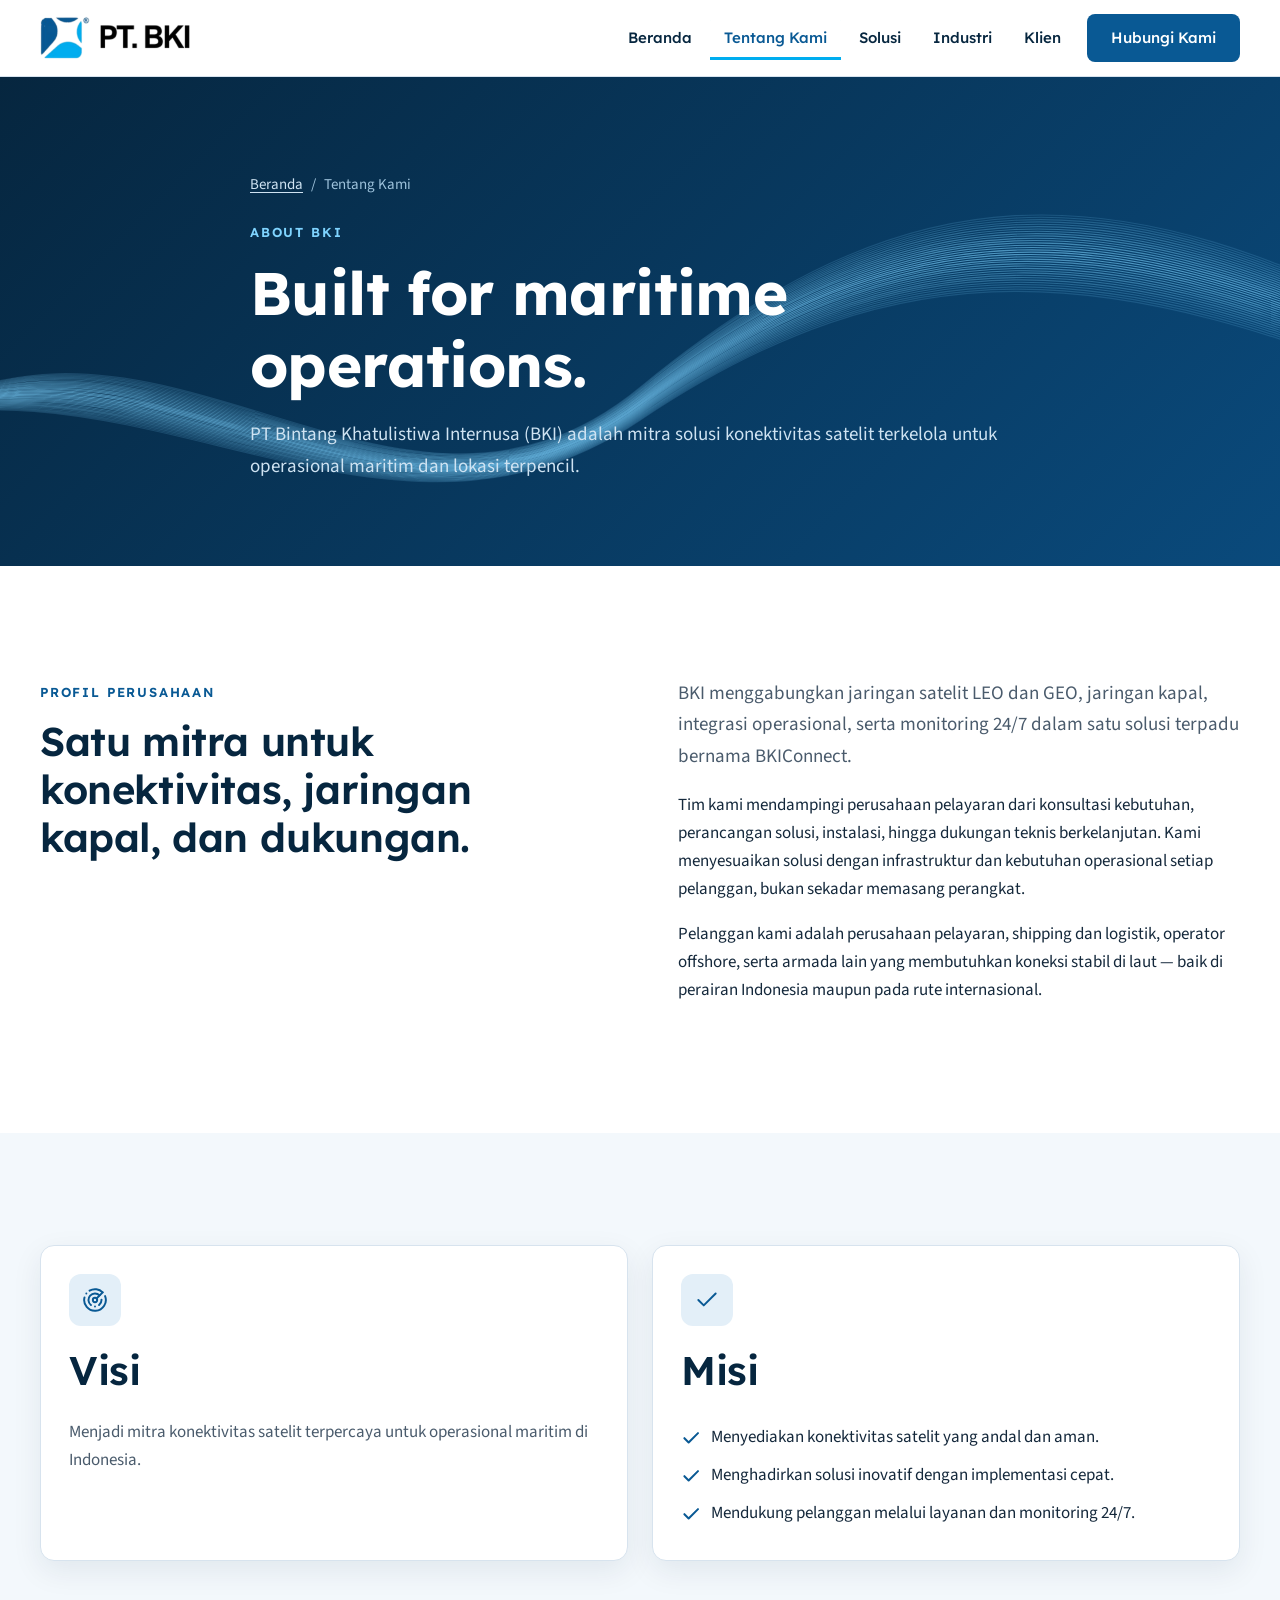
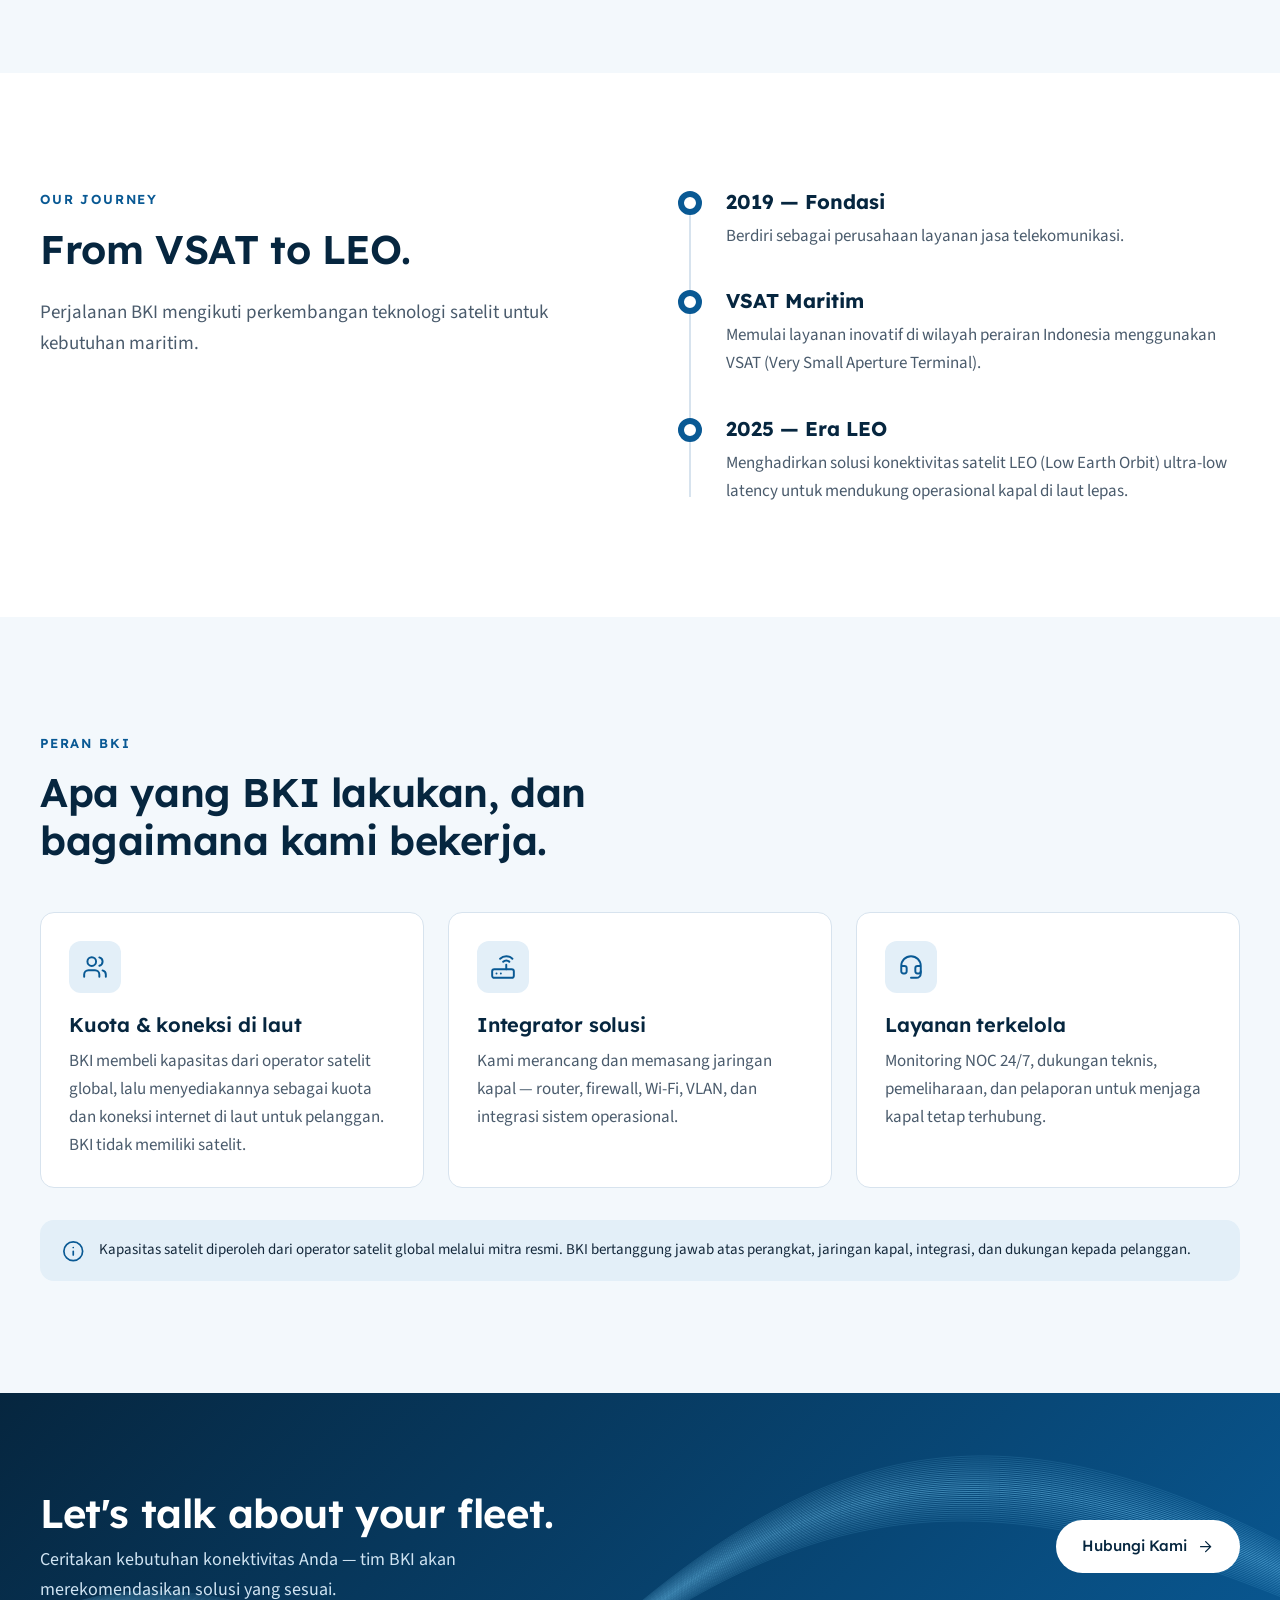
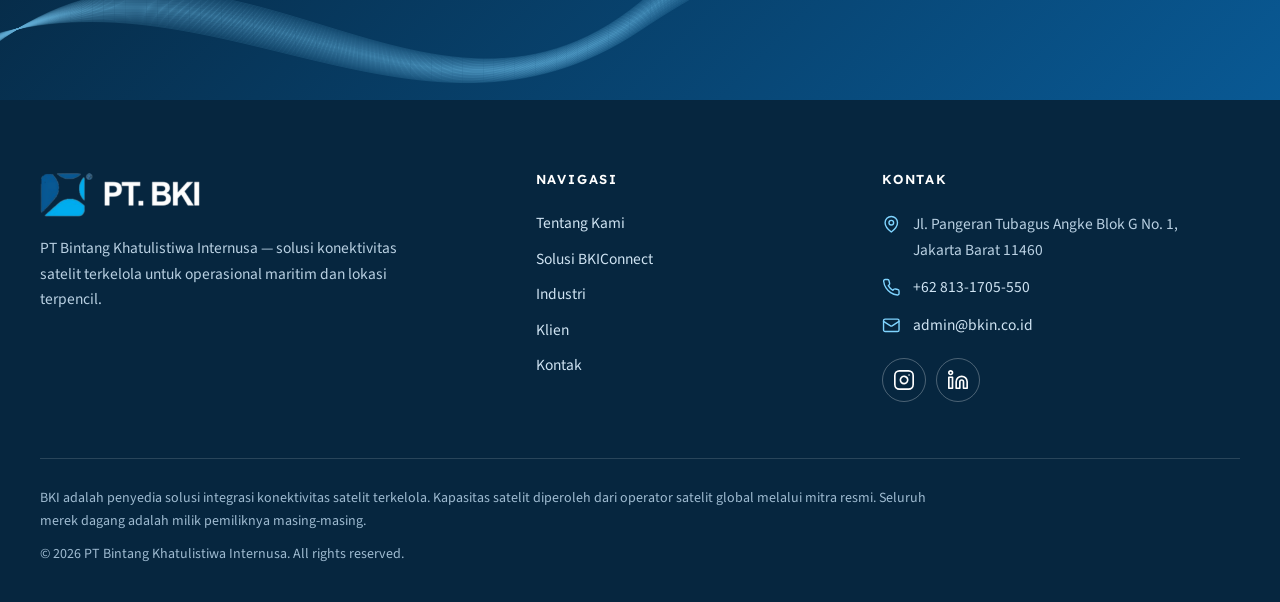
<file: tentang.html>
<!DOCTYPE html>
<html lang="id">
<head>
<meta charset="utf-8">
<meta name="viewport" content="width=device-width, initial-scale=1">
<title>Tentang Kami — PT Bintang Khatulistiwa Internusa (BKI)</title>
<meta name="description" content="Kenali PT Bintang Khatulistiwa Internusa: visi, misi, dan perjalanan BKI sebagai mitra solusi konektivitas satelit terkelola untuk operasional maritim.">
<link rel="icon" type="image/png" href="assets/img/favicon.png">
<link rel="preconnect" href="https://fonts.googleapis.com">
<link rel="preconnect" href="https://fonts.gstatic.com" crossorigin>
<link href="https://fonts.googleapis.com/css2?family=Lexend:wght@400;500;600;700&family=Source+Sans+3:wght@400;500;600;700&display=swap" rel="stylesheet">
<link rel="stylesheet" href="assets/css/style.css">
</head>
<body>
<svg xmlns="http://www.w3.org/2000/svg" style="display:none" aria-hidden="true"><symbol id="i-arrow" viewBox="0 0 24 24"><path d="M5 12h14M12 5l7 7-7 7"/></symbol><symbol id="i-check" viewBox="0 0 24 24"><path d="M20 6 9 17l-5-5"/></symbol><symbol id="i-phone" viewBox="0 0 24 24"><path d="M22 16.92v3a2 2 0 0 1-2.18 2 19.79 19.79 0 0 1-8.63-3.07 19.5 19.5 0 0 1-6-6 19.79 19.79 0 0 1-3.07-8.67A2 2 0 0 1 4.11 2h3a2 2 0 0 1 2 1.72c.13.96.36 1.9.7 2.81a2 2 0 0 1-.45 2.11L8.09 9.91a16 16 0 0 0 6 6l1.27-1.27a2 2 0 0 1 2.11-.45c.91.34 1.85.57 2.81.7A2 2 0 0 1 22 16.92z"/></symbol><symbol id="i-mail" viewBox="0 0 24 24"><rect x="2" y="4" width="20" height="16" rx="2"/><path d="m22 7-8.97 5.7a1.94 1.94 0 0 1-2.06 0L2 7"/></symbol><symbol id="i-pin" viewBox="0 0 24 24"><path d="M20 10c0 6-8 12-8 12s-8-6-8-12a8 8 0 0 1 16 0Z"/><circle cx="12" cy="10" r="3"/></symbol><symbol id="i-shield" viewBox="0 0 24 24"><path d="M20 13c0 5-3.5 7.5-7.66 8.95a1 1 0 0 1-.67-.01C7.5 20.5 4 18 4 13V6a1 1 0 0 1 1-1c2 0 4.5-1.2 6.24-2.72a1.17 1.17 0 0 1 1.52 0C14.51 3.81 17 5 19 5a1 1 0 0 1 1 1z"/><path d="m9 12 2 2 4-4"/></symbol><symbol id="i-wifi" viewBox="0 0 24 24"><path d="M5 12.55a11 11 0 0 1 14.08 0M1.42 9a16 16 0 0 1 21.16 0M8.53 16.11a6 6 0 0 1 6.95 0M12 20h.01"/></symbol><symbol id="i-activity" viewBox="0 0 24 24"><path d="M22 12h-4l-3 9L9 3l-3 9H2"/></symbol><symbol id="i-headset" viewBox="0 0 24 24"><path d="M3 11h3a2 2 0 0 1 2 2v3a2 2 0 0 1-2 2H5a2 2 0 0 1-2-2v-5Zm0 0a9 9 0 1 1 18 0m0 0v5a2 2 0 0 1-2 2h-1a2 2 0 0 1-2-2v-3a2 2 0 0 1 2-2h3Z"/><path d="M21 16v2a4 4 0 0 1-4 4h-5"/></symbol><symbol id="i-ship" viewBox="0 0 24 24"><path d="M2 21c.6.5 1.2 1 2.5 1 2.5 0 2.5-2 5-2 1.3 0 1.9.5 2.5 1 .6.5 1.2 1 2.5 1 2.5 0 2.5-2 5-2 1.3 0 1.9.5 2.5 1"/><path d="M19.38 20A11.6 11.6 0 0 0 21 14l-9-4-9 4c0 2.9.94 5.34 2.81 7.76"/><path d="M19 13V7a2 2 0 0 0-2-2H7a2 2 0 0 0-2 2v6M12 10v4M12 2v3"/></symbol><symbol id="i-monitor" viewBox="0 0 24 24"><rect x="2" y="3" width="20" height="14" rx="2"/><path d="M8 21h8M12 17v4"/></symbol><symbol id="i-globe" viewBox="0 0 24 24"><circle cx="12" cy="12" r="10"/><path d="M2 12h20M12 2a15.3 15.3 0 0 1 4 10 15.3 15.3 0 0 1-4 10 15.3 15.3 0 0 1-4-10 15.3 15.3 0 0 1 4-10z"/></symbol><symbol id="i-clock" viewBox="0 0 24 24"><circle cx="12" cy="12" r="10"/><path d="M12 6v6l4 2"/></symbol><symbol id="i-users" viewBox="0 0 24 24"><path d="M16 21v-2a4 4 0 0 0-4-4H6a4 4 0 0 0-4 4v2"/><circle cx="9" cy="7" r="4"/><path d="M22 21v-2a4 4 0 0 0-3-3.87M16 3.13a4 4 0 0 1 0 7.75"/></symbol><symbol id="i-wrench" viewBox="0 0 24 24"><path d="M14.7 6.3a1 1 0 0 0 0 1.4l1.6 1.6a1 1 0 0 0 1.4 0l3.77-3.77a6 6 0 0 1-7.94 7.94l-6.91 6.91a2.12 2.12 0 0 1-3-3l6.91-6.91a6 6 0 0 1 7.94-7.94l-3.76 3.76z"/></symbol><symbol id="i-video" viewBox="0 0 24 24"><path d="m22 8-6 4 6 4V8Z"/><rect x="2" y="6" width="14" height="12" rx="2"/></symbol><symbol id="i-dish" viewBox="0 0 24 24"><path d="M4 10a7.31 7.31 0 0 0 10 10Z"/><path d="m9 15 3-3M17 13a6 6 0 0 0-6-6M21 13A10 10 0 0 0 11 3"/></symbol><symbol id="i-router" viewBox="0 0 24 24"><rect x="2" y="14" width="20" height="8" rx="2"/><path d="M6.01 18H6M10.01 18H10M15 10v4M17.84 7.17a4 4 0 0 0-5.66 0M20.66 4.34a8 8 0 0 0-11.31 0"/></symbol><symbol id="i-layers" viewBox="0 0 24 24"><path d="m12.83 2.18a2 2 0 0 0-1.66 0L2.6 6.08a1 1 0 0 0 0 1.83l8.58 3.91a2 2 0 0 0 1.66 0l8.58-3.9a1 1 0 0 0 0-1.83Z"/><path d="m22 17.65-9.17 4.16a2 2 0 0 1-1.66 0L2 17.65M22 12.65l-9.17 4.16a2 2 0 0 1-1.66 0L2 12.65"/></symbol><symbol id="i-instagram" viewBox="0 0 24 24"><rect width="20" height="20" x="2" y="2" rx="5" ry="5"/><path d="M16 11.37A4 4 0 1 1 12.63 8 4 4 0 0 1 16 11.37z"/><line x1="17.5" x2="17.51" y1="6.5" y2="6.5"/></symbol><symbol id="i-linkedin" viewBox="0 0 24 24"><path d="M16 8a6 6 0 0 1 6 6v7h-4v-7a2 2 0 0 0-2-2 2 2 0 0 0-2 2v7h-4v-7a6 6 0 0 1 6-6z"/><rect width="4" height="12" x="2" y="9"/><circle cx="4" cy="4" r="2"/></symbol><symbol id="i-menu" viewBox="0 0 24 24"><path d="M4 6h16M4 12h16M4 18h16"/></symbol><symbol id="i-close" viewBox="0 0 24 24"><path d="M18 6 6 18M6 6l12 12"/></symbol><symbol id="i-briefcase" viewBox="0 0 24 24"><rect x="2" y="7" width="20" height="14" rx="2"/><path d="M16 21V5a2 2 0 0 0-2-2h-4a2 2 0 0 0-2 2v16"/></symbol><symbol id="i-zap" viewBox="0 0 24 24"><path d="M13 2 3 14h9l-1 8 10-12h-9l1-8z"/></symbol><symbol id="i-info" viewBox="0 0 24 24"><circle cx="12" cy="12" r="10"/><path d="M12 16v-4M12 8h.01"/></symbol><symbol id="i-alert" viewBox="0 0 24 24"><path d="M12 9v4M12 17h.01"/><circle cx="12" cy="12" r="10"/></symbol><symbol id="i-radar" viewBox="0 0 24 24"><path d="M19.07 4.93A10 10 0 0 0 6.99 3.34M4 6h.01M2.29 9.62A10 10 0 1 0 21.31 8.35M16.24 7.76A6 6 0 1 0 8.23 16.67M12 18h.01M17.99 11.66A6 6 0 0 1 15.77 16.67"/><circle cx="12" cy="12" r="2"/><path d="m13.41 10.59 5.66-5.66"/></symbol></svg>
<a class="skip-link" href="#main">Lewati ke konten utama</a>
<header class="site-header">
  <div class="container header-inner">
    <a class="brand" href="index.html" aria-label="PT BKI — Beranda"><img src="assets/img/logo-dark.png" alt="PT BKI" width="150" height="43"></a>
    <button class="nav-toggle" type="button" aria-expanded="false" aria-controls="site-nav" aria-label="Buka menu">
      <svg class="icon icon-open" aria-hidden="true"><use href="#i-menu"/></svg>
      <svg class="icon icon-close" aria-hidden="true"><use href="#i-close"/></svg>
    </button>
    <nav class="main-nav" id="site-nav" aria-label="Navigasi utama">
      <ul class="nav-list"><li><a href="index.html">Beranda</a></li><li><a href="tentang.html" aria-current="page">Tentang Kami</a></li><li><a href="solusi.html">Solusi</a></li><li><a href="industri.html">Industri</a></li><li><a href="klien.html">Klien</a></li><li class="nav-cta"><a class="btn btn--primary" href="kontak.html">Hubungi Kami</a></li></ul>
    </nav>
  </div>
</header>
<main id="main">
<section class="page-head">
  <div class="container page-head__inner">
    <nav class="breadcrumb" aria-label="Breadcrumb"><a href="index.html">Beranda</a><span aria-hidden="true">/</span><span>Tentang Kami</span></nav>
    <span class="eyebrow" lang="en">About BKI</span>
    <h1 lang="en">Built for maritime operations.</h1>
    <p>PT Bintang Khatulistiwa Internusa (BKI) adalah mitra solusi konektivitas satelit terkelola untuk operasional maritim dan lokasi terpencil.</p>
  </div>
</section>

<section class="section">
  <div class="container split split--top">
    <div>
      <span class="eyebrow">Profil Perusahaan</span>
      <h2>Satu mitra untuk konektivitas, jaringan kapal, dan dukungan.</h2>
    </div>
    <div>
      <p class="lead">BKI menggabungkan jaringan satelit LEO dan GEO, jaringan kapal, integrasi operasional, serta monitoring 24/7 dalam satu solusi terpadu bernama BKIConnect.</p>
      <p>Tim kami mendampingi perusahaan pelayaran dari konsultasi kebutuhan, perancangan solusi, instalasi, hingga dukungan teknis berkelanjutan. Kami menyesuaikan solusi dengan infrastruktur dan kebutuhan operasional setiap pelanggan, bukan sekadar memasang perangkat.</p>
      <p>Pelanggan kami adalah perusahaan pelayaran, shipping dan logistik, operator offshore, serta armada lain yang membutuhkan koneksi stabil di laut — baik di perairan Indonesia maupun pada rute internasional.</p>
    </div>
  </div>
</section>

<section class="section section--alt">
  <div class="container grid grid--2">
    <article class="card card--shadow">
      <div class="icon-badge"><svg class="icon" aria-hidden="true" focusable="false"><use href="#i-radar"/></svg></div>
      <h2>Visi</h2>
      <p>Menjadi mitra konektivitas satelit terpercaya untuk operasional maritim di Indonesia.</p>
    </article>
    <article class="card card--shadow">
      <div class="icon-badge"><svg class="icon" aria-hidden="true" focusable="false"><use href="#i-check"/></svg></div>
      <h2>Misi</h2>
      <ul class="checklist">
        <li><svg class="icon" aria-hidden="true" focusable="false"><use href="#i-check"/></svg><span>Menyediakan konektivitas satelit yang andal dan aman.</span></li>
        <li><svg class="icon" aria-hidden="true" focusable="false"><use href="#i-check"/></svg><span>Menghadirkan solusi inovatif dengan implementasi cepat.</span></li>
        <li><svg class="icon" aria-hidden="true" focusable="false"><use href="#i-check"/></svg><span>Mendukung pelanggan melalui layanan dan monitoring 24/7.</span></li>
      </ul>
    </article>
  </div>
</section>

<section class="section">
  <div class="container split split--top">
    <div>
      <span class="eyebrow" lang="en">Our Journey</span>
      <h2 lang="en">From VSAT to LEO.</h2>
      <p class="lead">Perjalanan BKI mengikuti perkembangan teknologi satelit untuk kebutuhan maritim.</p>
    </div>
    <ol class="timeline">
      <li><strong>2019 — Fondasi</strong><p>Berdiri sebagai perusahaan layanan jasa telekomunikasi.</p></li>
      <li><strong>VSAT Maritim</strong><p>Memulai layanan inovatif di wilayah perairan Indonesia menggunakan VSAT (Very Small Aperture Terminal).</p></li>
      <li><strong>2025 — Era LEO</strong><p>Menghadirkan solusi konektivitas satelit LEO (Low Earth Orbit) ultra-low latency untuk mendukung operasional kapal di laut lepas.</p></li>
    </ol>
  </div>
</section>

<section class="section section--alt">
  <div class="container">
    <div class="section-head">
      <span class="eyebrow">Peran BKI</span>
      <h2>Apa yang BKI lakukan, dan bagaimana kami bekerja.</h2>
    </div>
    <div class="grid grid--3">
      <article class="card"><div class="icon-badge"><svg class="icon" aria-hidden="true" focusable="false"><use href="#i-users"/></svg></div><h3>Kuota &amp; koneksi di laut</h3><p>BKI membeli kapasitas dari operator satelit global, lalu menyediakannya sebagai kuota dan koneksi internet di laut untuk pelanggan. BKI tidak memiliki satelit.</p></article>
      <article class="card"><div class="icon-badge"><svg class="icon" aria-hidden="true" focusable="false"><use href="#i-router"/></svg></div><h3>Integrator solusi</h3><p>Kami merancang dan memasang jaringan kapal — router, firewall, Wi-Fi, VLAN, dan integrasi sistem operasional.</p></article>
      <article class="card"><div class="icon-badge"><svg class="icon" aria-hidden="true" focusable="false"><use href="#i-headset"/></svg></div><h3>Layanan terkelola</h3><p>Monitoring NOC 24/7, dukungan teknis, pemeliharaan, dan pelaporan untuk menjaga kapal tetap terhubung.</p></article>
    </div>
    <div class="notice section-more"><svg class="icon" aria-hidden="true" focusable="false"><use href="#i-info"/></svg><p>Kapasitas satelit diperoleh dari operator satelit global melalui mitra resmi. BKI bertanggung jawab atas perangkat, jaringan kapal, integrasi, dan dukungan kepada pelanggan.</p></div>
  </div>
</section>

<section class="cta">
  <div class="container cta__inner">
    <div>
      <h2 lang="en">Let's talk about your fleet.</h2>
      <p>Ceritakan kebutuhan konektivitas Anda — tim BKI akan merekomendasikan solusi yang sesuai.</p>
    </div>
    <a class="btn btn--light" href="kontak.html">Hubungi Kami <svg class="icon" aria-hidden="true" focusable="false"><use href="#i-arrow"/></svg></a>
  </div>
</section>
</main>
<footer class="site-footer">
  <div class="container">
    <div class="footer-grid">
      <div class="footer-brand">
        <img src="assets/img/logo-light.png" alt="PT BKI" width="160" height="46">
        <p>PT Bintang Khatulistiwa Internusa — solusi konektivitas satelit terkelola untuk operasional maritim dan lokasi terpencil.</p>
      </div>
      <div>
        <h2>Navigasi</h2>
        <ul class="footer-links">
          <li><a href="tentang.html">Tentang Kami</a></li>
          <li><a href="solusi.html">Solusi BKIConnect</a></li>
          <li><a href="industri.html">Industri</a></li>
          <li><a href="klien.html">Klien</a></li>
          <li><a href="kontak.html">Kontak</a></li>
        </ul>
      </div>
      <div>
        <h2>Kontak</h2>
        <ul class="footer-contact">
          <li><svg class="icon" aria-hidden="true" focusable="false"><use href="#i-pin"/></svg><span>Jl. Pangeran Tubagus Angke Blok G No. 1,<br>Jakarta Barat 11460</span></li>
          <li><svg class="icon" aria-hidden="true" focusable="false"><use href="#i-phone"/></svg><a href="tel:+628131705550">+62 813-1705-550</a></li>
          <li><svg class="icon" aria-hidden="true" focusable="false"><use href="#i-mail"/></svg><a href="mailto:admin@bkin.co.id">admin@bkin.co.id</a></li>
        </ul>
        <ul class="social" aria-label="Media sosial BKI">
          <li><a href="https://www.instagram.com/bkin.co.id/" target="_blank" rel="noopener" aria-label="Instagram BKI"><svg class="icon" aria-hidden="true" focusable="false"><use href="#i-instagram"/></svg></a></li>
          <li><a href="https://www.linkedin.com/company/pt-bintang-khatulistiwa-internusa/" target="_blank" rel="noopener" aria-label="LinkedIn BKI"><svg class="icon" aria-hidden="true" focusable="false"><use href="#i-linkedin"/></svg></a></li>
        </ul>
      </div>
    </div>
    <div class="footer-legal">
      <p>BKI adalah penyedia solusi integrasi konektivitas satelit terkelola. Kapasitas satelit diperoleh dari operator satelit global melalui mitra resmi. Seluruh merek dagang adalah milik pemiliknya masing-masing.</p>
      <p>&copy; 2026 PT Bintang Khatulistiwa Internusa. All rights reserved.</p>
    </div>
  </div>
</footer>
<script src="assets/js/main.js"></script>
</body>
</html>
</file>
<file: assets/css/style.css>
/* PT Bintang Khatulistiwa Internusa — company profile prototype */
:root {
  --ink: #06263f;
  --navy: #095994;
  --navy-dark: #07456f;
  --cyan: #00adef;
  --sky-50: #f3f8fc;
  --sky-100: #e3eff8;
  --text: #14283b;
  --muted: #4a5b6c;
  --border: #d7e3ee;
  --white: #ffffff;
  --radius: 14px;
  --shadow: 0 10px 30px rgba(6, 38, 63, 0.08);
  --font-head: "Lexend", "Segoe UI", system-ui, sans-serif;
  --font-body: "Source Sans 3", "Segoe UI", system-ui, sans-serif;
  --container: 1200px;
  --header-h: 76px;
}

*, *::before, *::after { box-sizing: border-box; }
html { scroll-behavior: smooth; scroll-padding-top: calc(var(--header-h) + 24px); }
body {
  margin: 0;
  font-family: var(--font-body);
  font-size: 1.0625rem;
  line-height: 1.65;
  color: var(--text);
  background: var(--white);
  -webkit-font-smoothing: antialiased;
}
img { max-width: 100%; display: block; }
a { color: var(--navy); text-underline-offset: 3px; }
a:hover { color: var(--navy-dark); }
h1, h2, h3, h4 { font-family: var(--font-head); color: var(--ink); line-height: 1.2; margin: 0 0 .6em; font-weight: 600; letter-spacing: -0.01em; }
h1 { font-size: clamp(2.3rem, 5vw, 3.75rem); font-weight: 700; }
h2 { font-size: clamp(1.75rem, 3.2vw, 2.5rem); }
h3 { font-size: 1.25rem; }
p { margin: 0 0 1em; }
ul { margin: 0; padding: 0; list-style: none; }
.icon { width: 1.5em; height: 1.5em; fill: none; stroke: currentColor; stroke-width: 1.8; stroke-linecap: round; stroke-linejoin: round; flex: none; }

:focus-visible { outline: 3px solid var(--cyan); outline-offset: 3px; border-radius: 4px; }
.skip-link { position: absolute; left: 16px; top: -60px; background: var(--ink); color: #fff; padding: 10px 16px; border-radius: 8px; z-index: 200; transition: top .2s; }
.skip-link:focus { top: 12px; color: #fff; }

.container { width: min(var(--container), 100% - 48px); margin-inline: auto; }
.section { padding: clamp(64px, 9vw, 112px) 0; }
.section--alt { background: var(--sky-50); }
.section--dark { background: var(--ink); color: #d9e8f3; }
.section--dark h2, .section--dark h3 { color: #fff; }
.eyebrow { display: inline-block; font-family: var(--font-head); font-size: .8125rem; font-weight: 600; letter-spacing: .14em; text-transform: uppercase; color: var(--navy); margin-bottom: 14px; }
.section--dark .eyebrow, .hero .eyebrow, .page-head .eyebrow { color: #7fd4ff; }
.section-head { max-width: 760px; margin-bottom: 48px; }
.section-head p { color: var(--muted); font-size: 1.125rem; }
.section--dark .section-head p { color: #b9d0e2; }
.lead { font-size: 1.1875rem; color: var(--muted); }

/* Buttons */
.btn { display: inline-flex; align-items: center; gap: 10px; min-height: 48px; padding: 12px 24px; border-radius: 999px; font-family: var(--font-head); font-size: .9375rem; font-weight: 500; text-decoration: none; border: 2px solid transparent; cursor: pointer; transition: background .2s, color .2s, border-color .2s, transform .2s; }
.btn .icon { width: 1.15em; height: 1.15em; }
.btn--primary { background: var(--navy); color: #fff; }
.btn--primary:hover { background: var(--navy-dark); color: #fff; }
.btn--ghost { border-color: rgba(255, 255, 255, .7); color: #fff; }
.btn--ghost:hover { background: #fff; color: var(--ink); }
.btn--outline { border-color: var(--navy); color: var(--navy); }
.btn--outline:hover { background: var(--navy); color: #fff; }
.btn--light { background: #fff; color: var(--ink); }
.btn--light:hover { background: var(--sky-100); color: var(--ink); }
.link-arrow { display: inline-flex; align-items: center; gap: 8px; font-family: var(--font-head); font-weight: 500; font-size: .9375rem; text-decoration: none; }
.link-arrow .icon { width: 1.1em; height: 1.1em; transition: transform .2s; }
.link-arrow:hover .icon { transform: translateX(4px); }

/* Header */
.site-header { position: sticky; top: 0; z-index: 100; background: rgba(255, 255, 255, .96); backdrop-filter: blur(8px); border-bottom: 1px solid var(--border); }
.header-inner { height: var(--header-h); display: flex; align-items: center; justify-content: space-between; gap: 24px; }
.brand img { width: 150px; height: auto; }
.nav-list { display: flex; align-items: center; gap: 4px; }
.nav-list a { display: block; padding: 10px 14px; border-radius: 8px; font-family: var(--font-head); font-size: .9375rem; font-weight: 500; color: var(--ink); text-decoration: none; }
.nav-list a:hover { background: var(--sky-100); color: var(--navy); }
.nav-list a[aria-current="page"] { color: var(--navy); box-shadow: inset 0 -3px 0 var(--cyan); border-radius: 8px 8px 0 0; }
.nav-cta { margin-left: 8px; }
.nav-list .btn { color: #fff; padding: 10px 22px; min-height: 44px; }
.nav-list .btn:hover { background: var(--navy-dark); color: #fff; }
.nav-toggle { display: none; width: 48px; height: 48px; border: 0; background: transparent; color: var(--ink); border-radius: 10px; cursor: pointer; align-items: center; justify-content: center; }
.nav-toggle .icon { width: 28px; height: 28px; }
.nav-toggle .icon-close { display: none; }
.nav-toggle[aria-expanded="true"] .icon-open { display: none; }
.nav-toggle[aria-expanded="true"] .icon-close { display: block; }

/* Hero */
.hero { position: relative; color: #fff; background: var(--ink); overflow: hidden; }
.hero__bg { position: absolute; inset: 0; width: 100%; height: 100%; object-fit: cover; }
.hero::before { content: ""; position: absolute; inset: 0; background: linear-gradient(95deg, rgba(6, 38, 63, .94) 0%, rgba(6, 38, 63, .82) 38%, rgba(6, 38, 63, .35) 70%, rgba(6, 38, 63, .1) 100%); z-index: 1; }
.hero__inner { position: relative; z-index: 2; padding: clamp(88px, 14vw, 168px) 0 clamp(72px, 10vw, 120px); max-width: 720px; }
.hero h1 { color: #fff; }
.hero p { font-size: 1.1875rem; color: #dbe9f4; max-width: 600px; }
.hero__actions { display: flex; flex-wrap: wrap; gap: 14px; margin-top: 32px; }
.hero__tagline { margin-top: 40px; display: flex; flex-wrap: wrap; gap: 8px 22px; font-family: var(--font-head); font-size: .9375rem; color: #9fd8f7; }
.hero__tagline span { display: inline-flex; align-items: center; gap: 8px; }
.hero__tagline span::before { content: ""; width: 7px; height: 7px; border-radius: 50%; background: var(--cyan); }

/* Page head (inner pages) */
.page-head { position: relative; background: linear-gradient(135deg, #06263f 0%, #0a4a7c 100%); color: #fff; overflow: hidden; }
.page-head::after { content: ""; position: absolute; inset: 0; background: url("../img/wave.svg") center/cover no-repeat; opacity: .9; pointer-events: none; }
.page-head__inner { position: relative; z-index: 1; padding: clamp(56px, 8vw, 96px) 0 clamp(48px, 7vw, 84px); max-width: 780px; }
.page-head h1 { color: #fff; margin-bottom: 18px; }
.page-head p { color: #cfe3f2; font-size: 1.1875rem; margin: 0; }
.breadcrumb { display: flex; gap: 8px; font-size: .9375rem; color: #9fc3dc; margin-bottom: 20px; }
.breadcrumb a { color: #cfe3f2; }

/* Stats */
.stats { background: var(--ink); color: #fff; }
.stats__grid { display: grid; grid-template-columns: repeat(4, 1fr); gap: 0; }
.stat { padding: 32px 24px; border-left: 1px solid rgba(255, 255, 255, .14); }
.stat:first-child { border-left: 0; padding-left: 0; }
.stat strong { display: block; font-family: var(--font-head); font-size: clamp(1.5rem, 2.6vw, 2.125rem); font-weight: 600; color: #fff; line-height: 1.15; margin-bottom: 6px; }
.stat span { font-size: .9375rem; color: #b5cde0; display: block; line-height: 1.5; }

/* Cards & grids */
.grid { display: grid; gap: 24px; }
.grid--2 { grid-template-columns: repeat(2, 1fr); }
.grid--3 { grid-template-columns: repeat(3, 1fr); }
.grid--4 { grid-template-columns: repeat(4, 1fr); }
.card { background: #fff; border: 1px solid var(--border); border-radius: var(--radius); padding: 28px; }
.card--shadow { box-shadow: var(--shadow); }
.card h3 { margin-bottom: 10px; }
.card p:last-child { margin-bottom: 0; }
.card p { color: var(--muted); }
.icon-badge { width: 52px; height: 52px; border-radius: 12px; display: grid; place-items: center; background: var(--sky-100); color: var(--navy); margin-bottom: 20px; }
.icon-badge .icon { width: 26px; height: 26px; }
.section--dark .card { background: rgba(255, 255, 255, .06); border-color: rgba(255, 255, 255, .16); }
.section--dark .card p { color: #b9d0e2; }
.section--dark .icon-badge { background: rgba(0, 173, 239, .16); color: #7fd4ff; }

.layers { display: grid; gap: 16px; list-style: none; padding: 0; margin: 0; }
.section-more { margin-top: 32px; }
.section--dark .lead { color: #b9d0e2; }
.layer { padding: 24px 28px; background: #fff; border: 1px solid var(--border); border-left: 4px solid var(--navy); border-radius: var(--radius); }
.layer h3 { margin-bottom: 4px; }
.layer p { margin: 0; color: var(--muted); }

/* Plans */
.plan { display: flex; flex-direction: column; background: #fff; border: 1px solid var(--border); border-radius: var(--radius); padding: 28px; }
.plan--featured { border-color: var(--navy); box-shadow: var(--shadow); }
.plan__tag { display: inline-block; align-self: flex-start; font-size: .75rem; font-weight: 600; letter-spacing: .08em; text-transform: uppercase; padding: 5px 12px; border-radius: 999px; background: var(--sky-100); color: var(--navy); margin-bottom: 16px; }
.plan h3 { font-size: 1.5rem; margin-bottom: 6px; }
.plan__config { font-family: var(--font-head); font-size: .875rem; font-weight: 500; color: var(--navy); margin-bottom: 14px; }
.plan > p { color: var(--muted); }
.plan h4 { font-size: .8125rem; letter-spacing: .1em; text-transform: uppercase; color: var(--muted); margin: 18px 0 8px; font-weight: 600; }
.plan .plan__foot { margin-top: auto; padding-top: 22px; }

.checklist li { display: flex; gap: 10px; align-items: flex-start; padding: 5px 0; }
.checklist .icon { width: 1.2em; height: 1.2em; margin-top: .28em; color: var(--navy); stroke-width: 2.4; }
.section--dark .checklist .icon { color: #7fd4ff; }

.included { display: grid; grid-template-columns: 1fr 1fr; gap: 0 40px; padding: 32px 36px; background: var(--ink); color: #d9e8f3; border-radius: var(--radius); margin-bottom: 40px; }
.included h3 { color: #fff; grid-column: 1 / -1; margin-bottom: 14px; }
.included .checklist .icon { color: #7fd4ff; }

/* Tables */
.table-wrap { overflow-x: auto; border: 1px solid var(--border); border-radius: var(--radius); background: #fff; }
table { width: 100%; border-collapse: collapse; font-size: 1rem; min-width: 560px; }
th, td { padding: 14px 20px; text-align: left; border-bottom: 1px solid var(--border); }
thead th { background: var(--sky-100); font-family: var(--font-head); font-size: .875rem; font-weight: 600; color: var(--ink); }
tbody tr:last-child td, tbody tr:last-child th { border-bottom: 0; }
tbody th { font-weight: 600; color: var(--ink); }
td.hl, th.hl { background: #f0f9ff; font-weight: 600; color: var(--navy-dark); }
.table-note { font-size: .9375rem; color: var(--muted); margin-top: 14px; }
.sub-title { font-size: 1.375rem; margin: 56px 0 18px; }

/* Split layout */
.split { display: grid; grid-template-columns: 1fr 1fr; gap: clamp(32px, 6vw, 80px); align-items: center; }
.split--top { align-items: start; }
.media { border-radius: var(--radius); overflow: hidden; }
.media img { width: 100%; height: 100%; object-fit: cover; }
.media--tall { aspect-ratio: 4 / 3; }

/* Photo cards */
.photo-card { background: #fff; border: 1px solid var(--border); border-radius: var(--radius); overflow: hidden; display: flex; flex-direction: column; }
.photo-card img { width: 100%; aspect-ratio: 3 / 2; object-fit: cover; }
.photo-card div { padding: 22px 24px 26px; }
.photo-card h3 { font-size: 1.125rem; margin-bottom: 8px; }
.photo-card p { margin: 0; color: var(--muted); font-size: 1rem; }

/* Timeline */
.timeline { display: grid; gap: 0; position: relative; list-style: none; padding: 0; margin: 0; }
.timeline::before { content: ""; position: absolute; left: 11px; top: 8px; bottom: 8px; width: 2px; background: var(--border); }
.timeline li { position: relative; padding: 0 0 34px 48px; }
.timeline li:last-child { padding-bottom: 0; }
.timeline li::before { content: ""; position: absolute; left: 0; top: 6px; width: 24px; height: 24px; border-radius: 50%; background: #fff; border: 6px solid var(--navy); }
.timeline strong { font-family: var(--font-head); font-size: 1.25rem; color: var(--ink); display: block; margin-bottom: 4px; }
.timeline p { margin: 0; color: var(--muted); }

/* Steps */
.steps { display: grid; grid-template-columns: repeat(6, 1fr); gap: 20px; list-style: none; padding: 0; margin: 0; }
.step { position: relative; padding-top: 48px; }
.step::before { content: ""; position: absolute; top: 0; left: 0; width: 24px; height: 24px; border-radius: 50%; background: #fff; border: 6px solid var(--navy); z-index: 1; }
.step::after { content: ""; position: absolute; top: 11px; left: 24px; right: -20px; height: 2px; background: var(--border); }
.step:last-child::after { display: none; }
.step h3 { font-size: 1.0625rem; margin-bottom: 6px; }
.step p { font-size: .9375rem; color: var(--muted); margin: 0; }

/* Orbit diagram */
.orbit { background: var(--ink); border-radius: var(--radius); padding: 28px; color: #fff; }
.orbit svg { width: 100%; height: auto; display: block; }

/* Map band */
.map-band { position: relative; background: #06263f; color: #fff; overflow: hidden; }
.map-band img { position: absolute; inset: 0; width: 100%; height: 100%; object-fit: cover; opacity: .55; }
.map-band::before { content: ""; position: absolute; inset: 0; z-index: 1; background: linear-gradient(90deg, rgba(6, 38, 63, .92) 0%, rgba(6, 38, 63, .7) 45%, rgba(6, 38, 63, .2) 100%); }
.map-band .container { position: relative; z-index: 2; }
.needs { display: grid; grid-template-columns: repeat(2, 1fr); gap: 14px 28px; max-width: 640px; }
.needs li { display: flex; align-items: center; gap: 14px; font-family: var(--font-head); font-weight: 500; padding: 14px 0; border-bottom: 1px solid rgba(255, 255, 255, .18); }
.needs .icon { color: #7fd4ff; }

/* Client gallery */
.client { display: grid; grid-template-columns: 1fr 1.4fr; gap: clamp(24px, 5vw, 64px); align-items: center; padding: 40px 0; border-top: 1px solid var(--border); }
.client:first-of-type { border-top: 0; }
.client__photos { display: grid; grid-template-columns: 1fr 1fr; gap: 16px; }
.client__photos img { width: 100%; aspect-ratio: 3 / 4; object-fit: cover; border-radius: 12px; }
.client--reverse .client__photos { order: 2; }

/* CTA band */
.cta { position: relative; background: linear-gradient(135deg, #06263f 0%, #095994 100%); color: #fff; overflow: hidden; }
.cta::after { content: ""; position: absolute; inset: 0; background: url("../img/wave.svg") center/cover no-repeat; opacity: .75; pointer-events: none; }
.cta__inner { position: relative; z-index: 1; padding: clamp(56px, 8vw, 96px) 0; display: flex; align-items: center; justify-content: space-between; gap: 32px; flex-wrap: wrap; }
.cta h2 { color: #fff; margin-bottom: 8px; }
.cta p { margin: 0; color: #cfe3f2; font-size: 1.125rem; max-width: 560px; }

/* Contact */
.contact-list { display: grid; gap: 16px; }
.contact-item { display: grid; grid-template-columns: 52px 1fr; gap: 18px; align-items: start; padding: 22px 24px; border: 1px solid var(--border); border-radius: var(--radius); background: #fff; }
.contact-item .icon-badge { margin: 0; }
.contact-item h2, .contact-item h3 { font-size: 1rem; margin-bottom: 2px; color: var(--muted); font-weight: 500; }
.contact-item p { margin: 0; font-size: 1.1875rem; color: var(--ink); font-weight: 500; }
.contact-item a { color: var(--ink); }

.notice { display: flex; gap: 14px; padding: 18px 22px; border-radius: var(--radius); background: var(--sky-100); color: var(--text); font-size: .9375rem; }
.notice p { margin: 0; }
.notice .icon { color: var(--navy); margin-top: .1em; }

/* In-page subnav */
.subnav { position: sticky; top: var(--header-h); z-index: 50; background: #fff; border-bottom: 1px solid var(--border); }
.subnav ul { display: flex; gap: 6px; overflow-x: auto; padding: 10px 0; }
.subnav a { display: block; white-space: nowrap; padding: 8px 16px; border-radius: 999px; font-family: var(--font-head); font-size: .875rem; font-weight: 500; color: var(--ink); text-decoration: none; }
.subnav a:hover { background: var(--sky-100); color: var(--navy); }

/* Footer */
.site-footer { background: var(--ink); color: #b9d0e2; padding: 72px 0 0; font-size: .9688rem; }
.footer-grid { display: grid; grid-template-columns: 1.5fr 1fr 1.2fr; gap: 48px; padding-bottom: 56px; }
.footer-brand img { width: 160px; margin-bottom: 18px; }
.footer-brand p { max-width: 380px; margin-bottom: 0; }
.site-footer h2 { font-size: .8125rem; letter-spacing: .14em; text-transform: uppercase; color: #fff; margin-bottom: 18px; font-weight: 600; }
.site-footer a { color: #cfe3f2; text-decoration: none; }
.site-footer a:hover { color: #fff; text-decoration: underline; }
.footer-links li { padding: 5px 0; }
.footer-contact li { display: flex; gap: 12px; padding: 6px 0; align-items: flex-start; }
.footer-contact .icon { width: 1.2em; height: 1.2em; margin-top: .22em; color: #7fd4ff; }
.social { display: flex; gap: 10px; list-style: none; padding: 0; margin: 14px 0 0; }
.social a { width: 44px; height: 44px; display: grid; place-items: center; border-radius: 50%; border: 1px solid rgba(255, 255, 255, .28); color: #fff; transition: background .2s, border-color .2s; }
.social a:hover { background: rgba(255, 255, 255, .12); border-color: #7fd4ff; }
.social .icon { width: 22px; height: 22px; }
.footer-legal { border-top: 1px solid rgba(255, 255, 255, .14); padding: 28px 0 36px; display: grid; gap: 10px; font-size: .875rem; color: #9fbbd1; }
.footer-legal p { margin: 0; max-width: 900px; }

.tiers { align-items: stretch; margin-bottom: 56px; }
.tiers .plan { padding: 24px; }
.tiers .plan h3 { font-size: 1.25rem; }
.tier-meter { display: flex; gap: 5px; margin-bottom: 16px; }
.tier-meter span { width: 100%; max-width: 44px; height: 6px; border-radius: 3px; background: var(--sky-100); }
.tier-meter span.on { background: var(--navy); }
.plan__backup { align-self: flex-start; font-family: var(--font-head); font-size: .8125rem; font-weight: 600; color: var(--navy-dark); background: #e4f6ee; border-radius: 8px; padding: 4px 10px; margin-bottom: 14px; }
.plan__backup--none { color: var(--muted); background: #eef1f4; }
.plan__note { font-size: .875rem; color: var(--muted); margin-top: 12px; }
.tech-split { margin-top: 48px; }

/* Responsive */
@media (max-width: 1040px) {
  .nav-toggle { display: inline-flex; }
  .main-nav { position: absolute; left: 0; right: 0; top: var(--header-h); background: #fff; border-bottom: 1px solid var(--border); box-shadow: var(--shadow); padding: 12px 24px 24px; display: none; }
  .main-nav.is-open { display: block; }
  .nav-list { flex-direction: column; align-items: stretch; gap: 2px; }
  .nav-list a { padding: 14px 12px; font-size: 1.0625rem; }
  .nav-list a[aria-current="page"] { box-shadow: none; background: var(--sky-100); border-radius: 8px; }
  .nav-cta { margin: 10px 0 0; }
  .nav-list .btn { justify-content: center; }
  .grid--4 { grid-template-columns: repeat(2, 1fr); }
  .steps { grid-template-columns: repeat(3, 1fr); row-gap: 36px; }
  .step:nth-child(3)::after { display: none; }
}
@media (max-width: 860px) {
  .grid--3 { grid-template-columns: 1fr 1fr; }
  .split, .client { grid-template-columns: 1fr; }
  .client--reverse .client__photos { order: 0; }
  .stats__grid { grid-template-columns: 1fr 1fr; }
  .stat:nth-child(3) { border-left: 0; padding-left: 0; }
  .stat:nth-child(n+3) { border-top: 1px solid rgba(255, 255, 255, .14); }
  .footer-grid { grid-template-columns: 1fr; gap: 36px; }
  .included { grid-template-columns: 1fr; }
}
@media (max-width: 600px) {
  .container { width: calc(100% - 40px); }
  .grid--2, .grid--3, .grid--4 { grid-template-columns: 1fr; }
  .steps { grid-template-columns: 1fr; }
  .step { padding: 0 0 0 44px; min-height: 28px; }
  .step::after { display: none; }
  .needs { grid-template-columns: 1fr; }
  .layer { padding: 20px 22px; }
  .hero::before { background: linear-gradient(180deg, rgba(6, 38, 63, .9) 0%, rgba(6, 38, 63, .78) 100%); }
  .cta__inner { align-items: flex-start; }
  .included { padding: 26px 22px; }
}
@media (prefers-reduced-motion: reduce) {
  html { scroll-behavior: auto; }
  *, *::before, *::after { transition: none !important; animation: none !important; }
}
</file>
